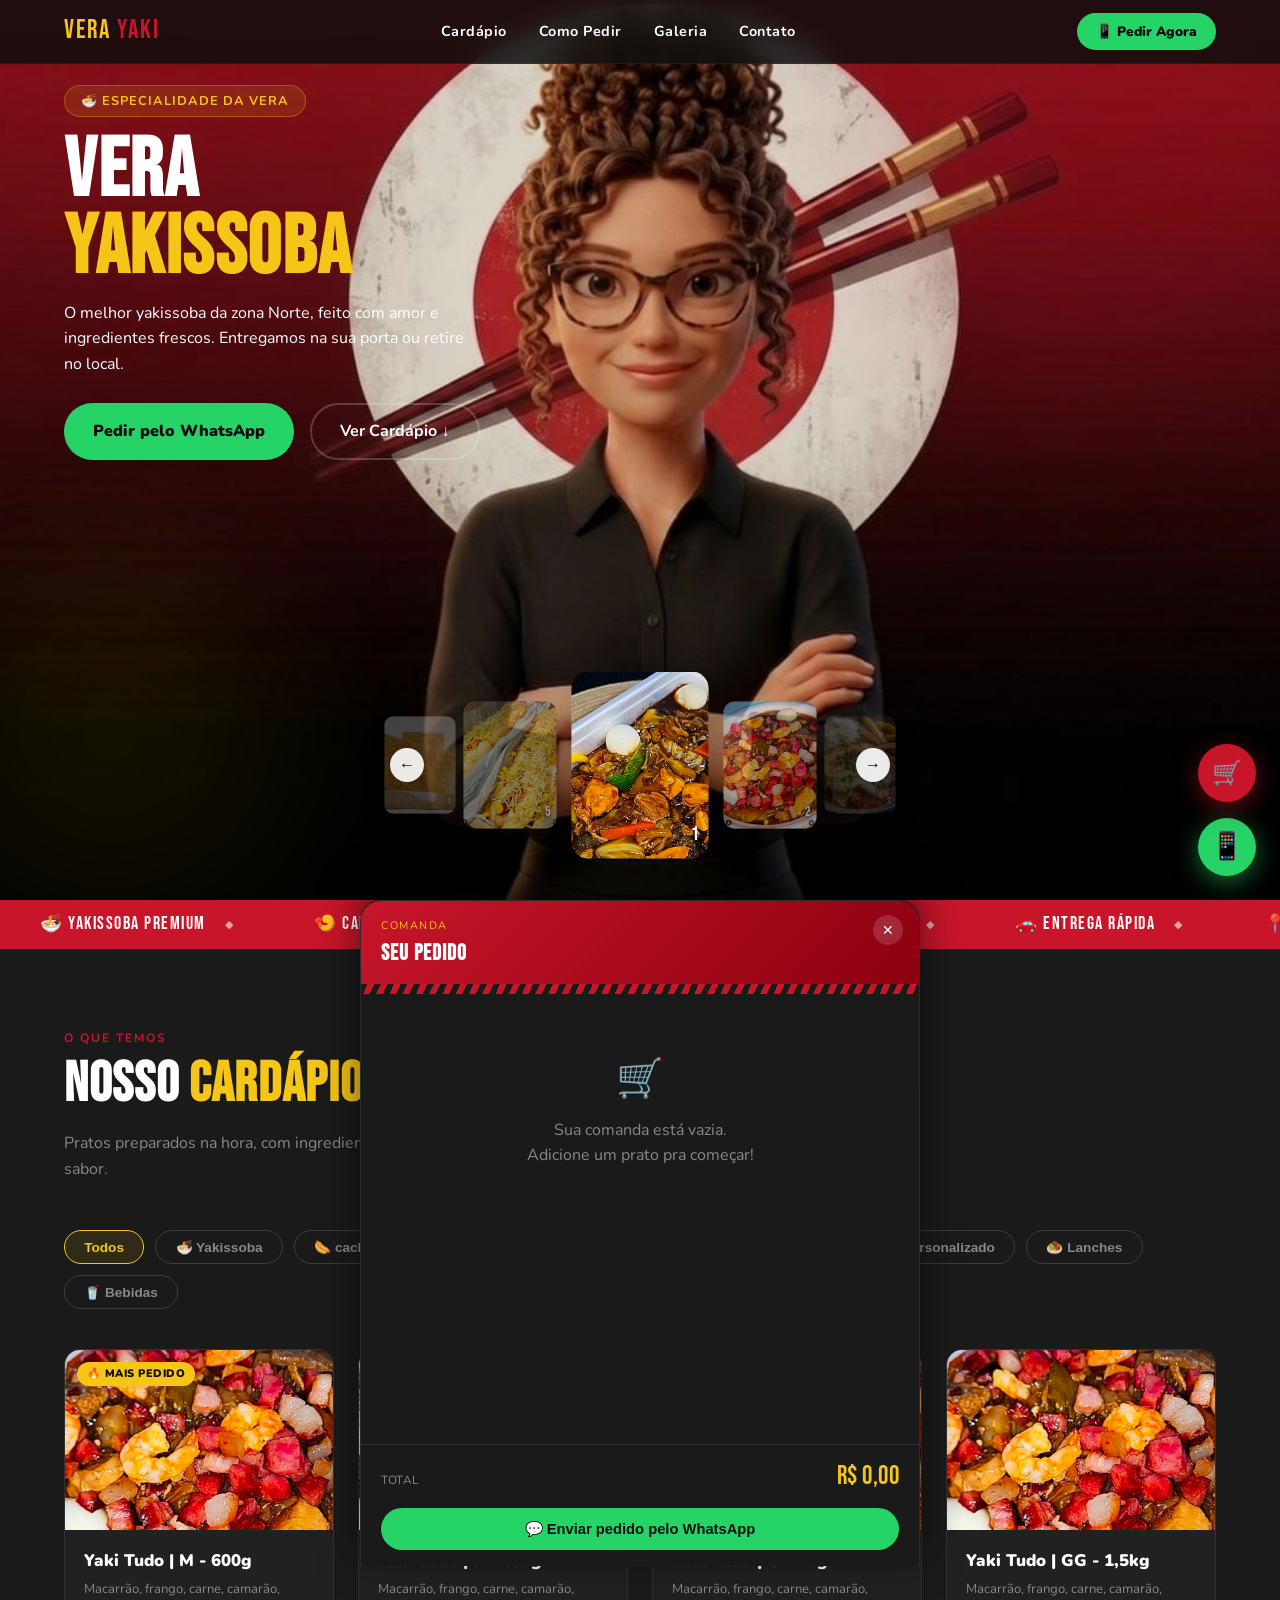
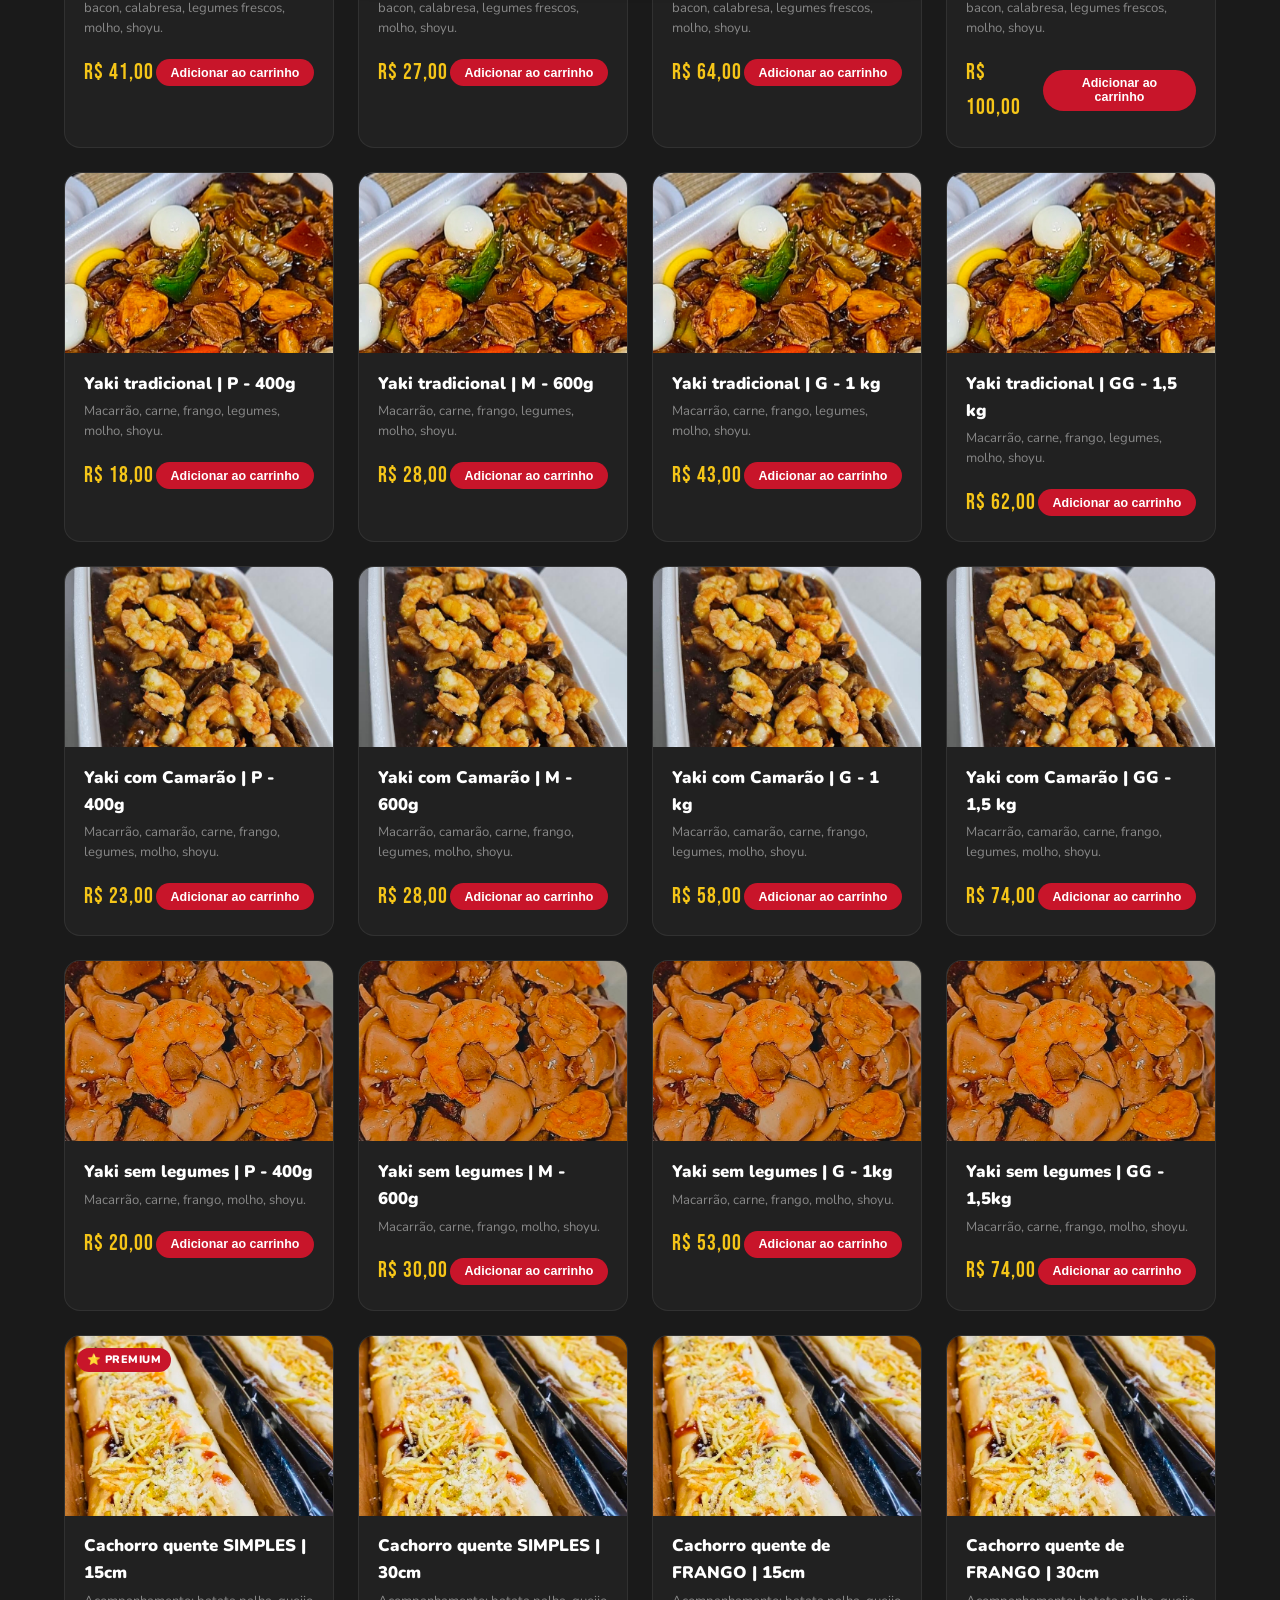
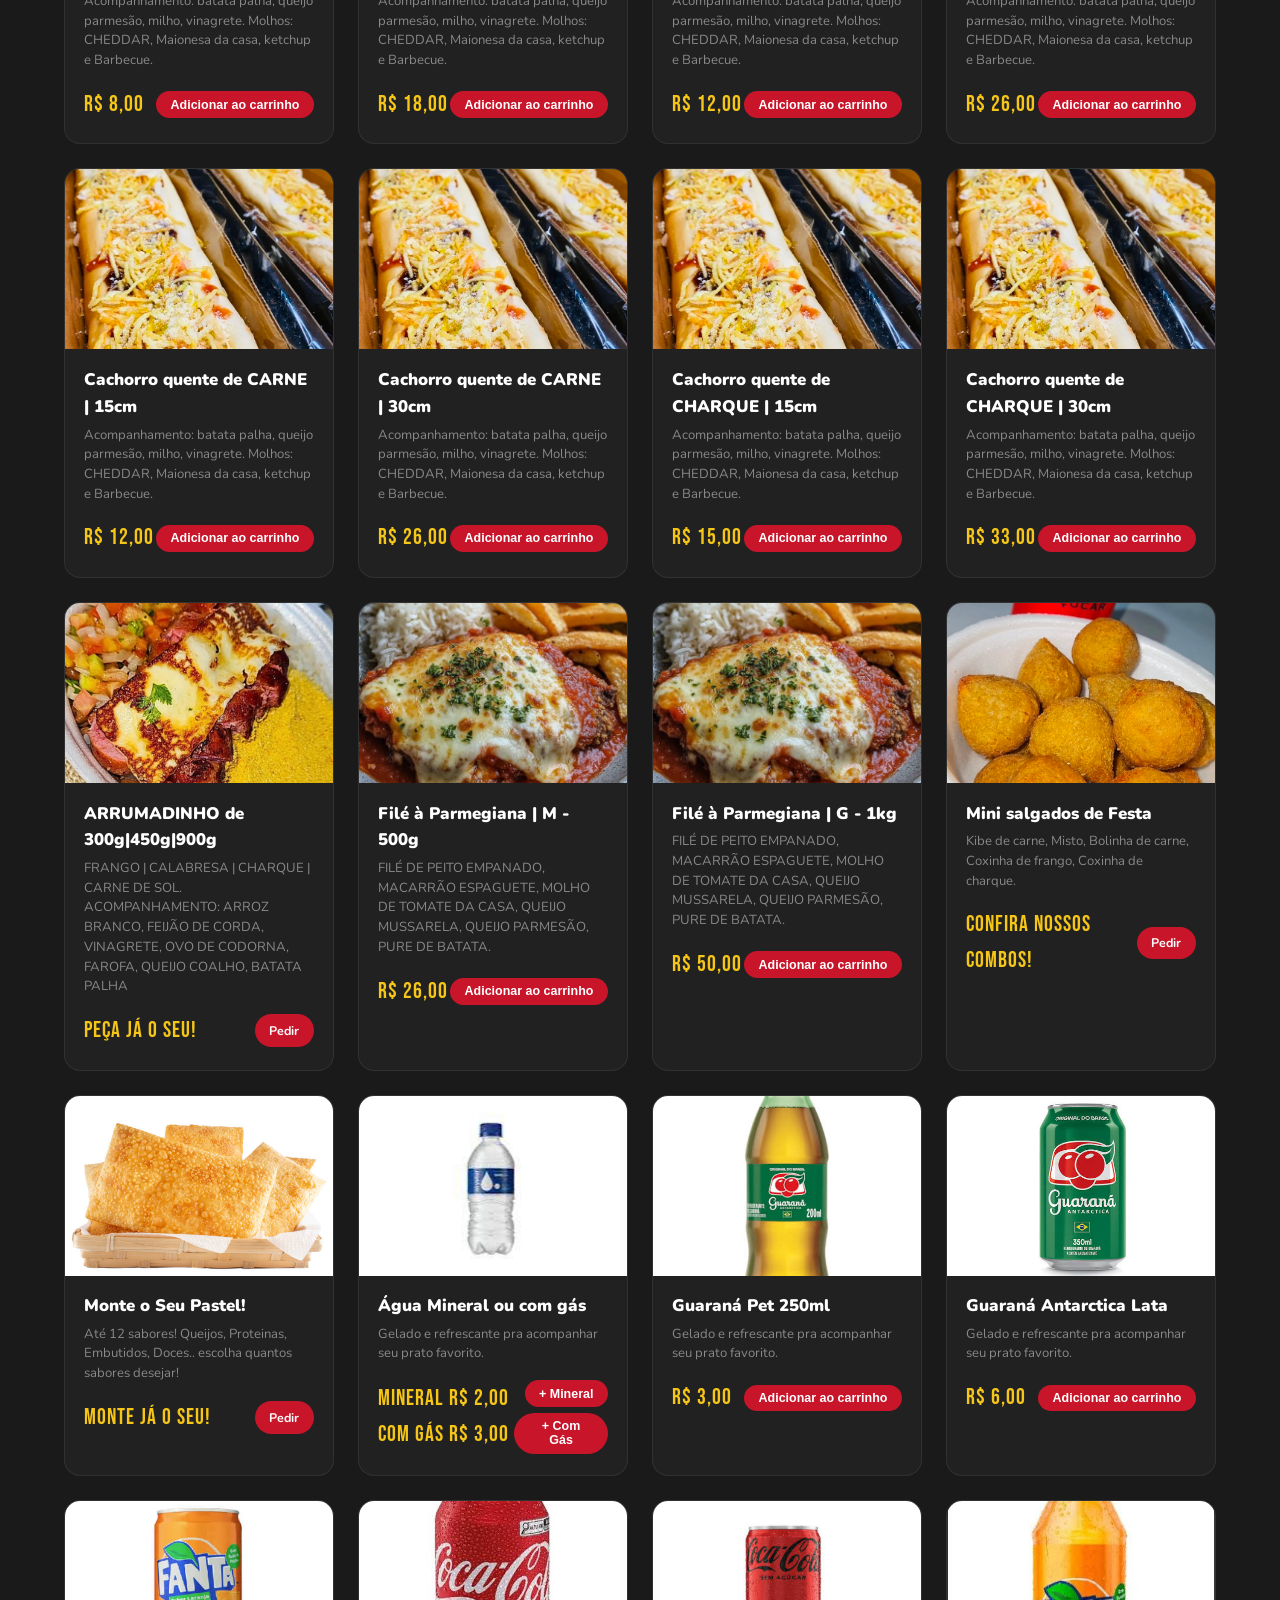
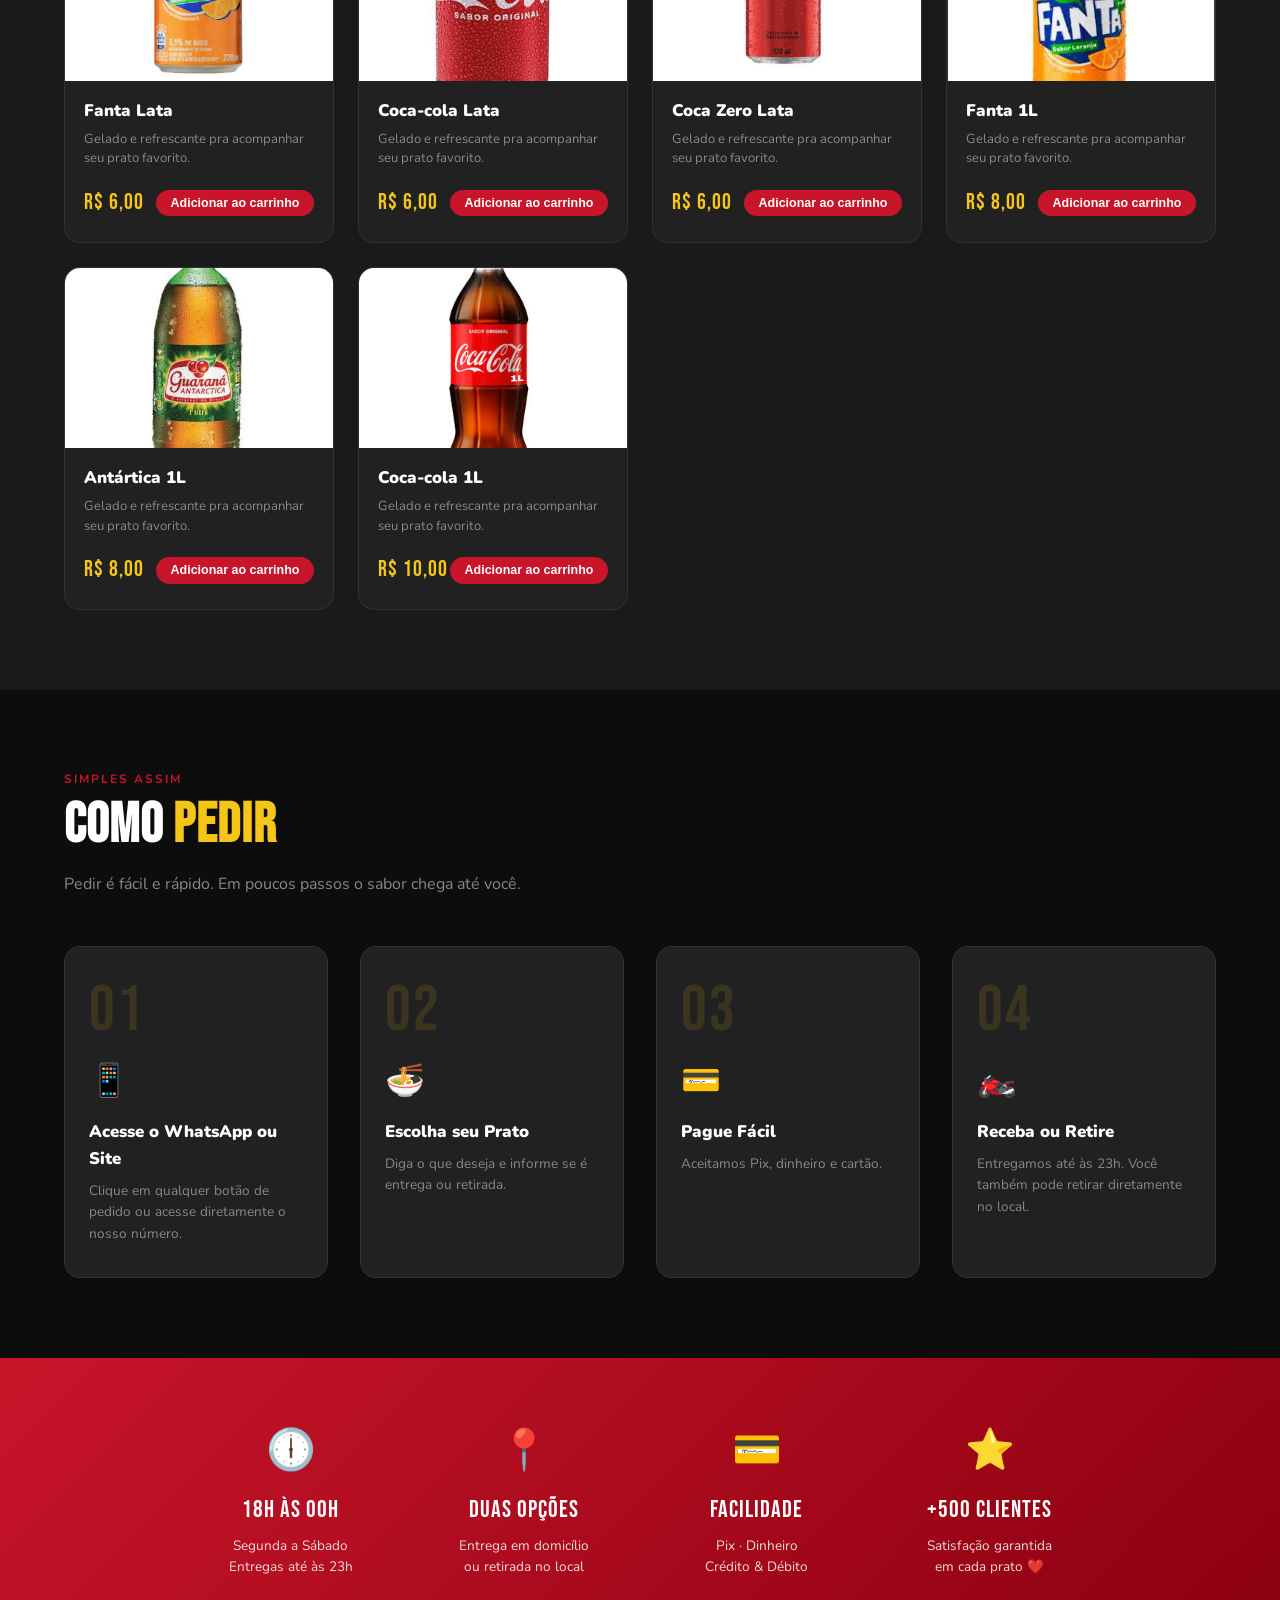
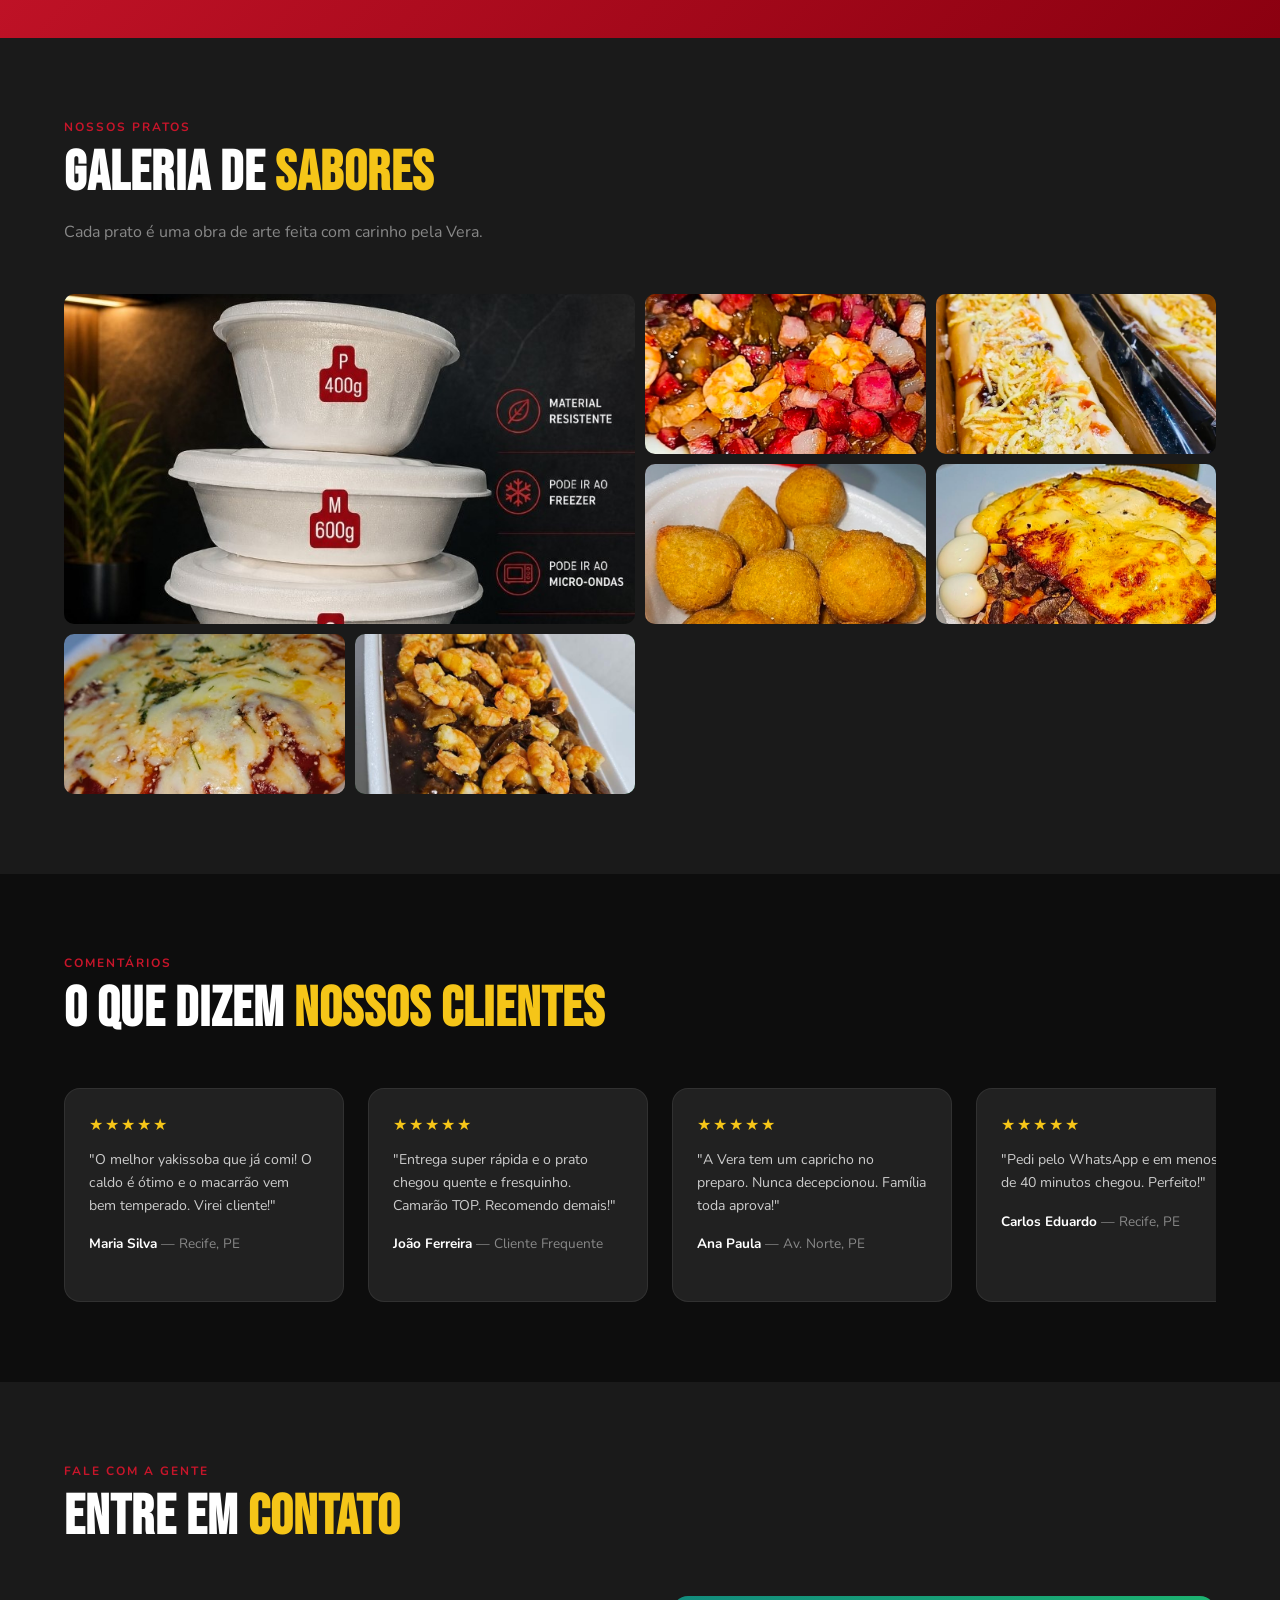
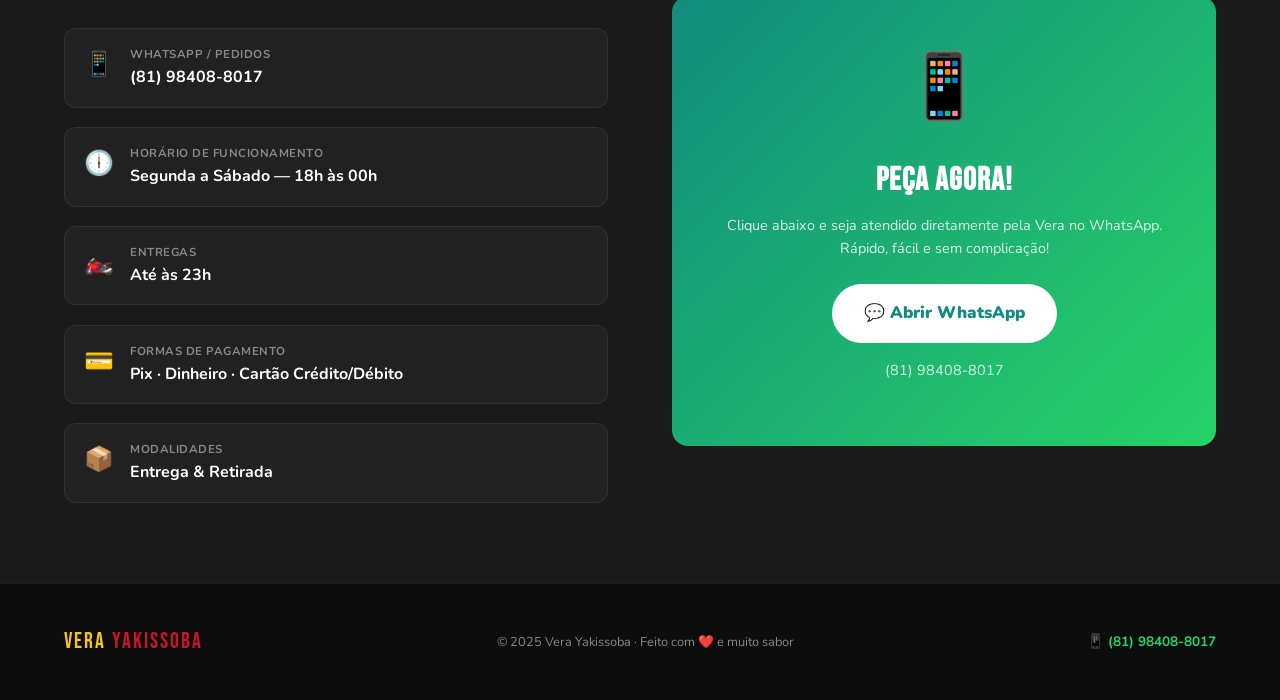
<file: index.html>
<!DOCTYPE html>
<html lang="pt-BR">
  <head>
    <meta charset="UTF-8" />
    <meta name="viewport" content="width=device-width, initial-scale=1.0"/>
    <link rel="shortcut icon" href="imagens/favicon.ico" type="image/x-icon">
    <title>Vera Yakissoba</title>
    <link rel="preconnect" href="https://fonts.googleapis.com"/>
    <link href="https://fonts.googleapis.com/css2?family=Bebas+Neue&family=Nunito:wght@400;600;700;900&display=swap" rel="stylesheet"/>
    <link rel="stylesheet" href="SITEVERACSS.css">
  </head>
  <body>

      <!-- LOADER -->
      <div id="loader">
        <div class="loader-logo">VERA <span>YAKISSOBA</span></div>
        <div class="loader-bar"><div class="loader-bar-fill"></div></div>
      </div>

      <!-- FLOATING WA -->
      <a class="float-wa" href="https://wa.me/5581984088017" target="_blank" title="Falar no WhatsApp">📱</a>

      <!-- FLOATING CART -->
      <div class="cart-fab-wrap">
        <div class="cart-steam">
          <svg viewBox="0 0 60 60">
            <path class="cart-wisp w1" d="M22 50 C 18 40, 26 36, 22 28 C 18 20, 26 16, 24 8"/>
            <path class="cart-wisp w2" d="M30 50 C 34 40, 26 36, 30 26 C 34 16, 26 12, 30 4"/>
            <path class="cart-wisp w3" d="M38 50 C 42 40, 34 36, 38 28 C 42 20, 34 16, 36 8"/>
          </svg>
        </div>
        <button class="cart-fab" id="cartFabBtn" aria-label="Abrir carrinho">
          🛒
          <span class="cart-badge" id="cartBadge">0</span>
        </button>
      </div>

      <!-- CART OVERLAY + PANEL -->
      <div class="cart-overlay" id="cartOverlay"></div>
      <div class="cart-panel" id="cartPanel">
        <div class="cart-panel-head">
          <span class="cart-eyebrow">Comanda</span>
          <h3>Seu pedido</h3>
          <button class="cart-close" id="cartCloseBtn" aria-label="Fechar">✕</button>
        </div>
        <div class="cart-tear"></div>
        <div class="cart-panel-body" id="cartPanelBody"></div>
        <div class="cart-panel-footer">
          <div class="cart-total-row">
            <span class="cart-total-label">Total</span>
            <span class="cart-total-val" id="cartTotalVal">R$ 0,00</span>
          </div>
          <div class="cart-error-msg" id="cartErrorMsg"></div>
          <button class="cart-finish-btn" id="cartFinishBtn">💬 Enviar pedido pelo WhatsApp</button>
        </div>
      </div>

      <!-- NAV -->
      <nav id="nav">
          <div class="nav-brand">VERA <span>YAKI</span></div>
          <ul class="nav-links" id="navLinks">
            <li><a href="#menu">Cardápio</a></li>
            <li><a href="#como-pedir">Como Pedir</a></li>
            <li><a href="#galeria">Galeria</a></li>
            <li><a href="#contato">Contato</a></li>
          </ul>
        <a class="nav-cta" href="https://wa.me/5581984088017" target="_blank">
        📱 Pedir Agora
        </a>
        <div class="nav-hamburger" id="hamburger" onclick="toggleMenu()">
          <span></span><span></span><span></span>
        </div>
      </nav>

    <!-- HERO -->
<!-- HERO -->
    <section id="hero">
      <div class="hero-bg"></div>
      <div class="orb orb1"></div>
      <div class="orb orb2"></div>

      <div class="hero-inner">
        <div class="hero-text">
          <div class="hero-eyebrow">🍜 Especialidade da Vera</div>
          <h1 class="hero-title">
            <span class="line1">VERA</span>
            <span class="line2">YAKISSOBA</span>
          </h1>
          <p class="hero-sub">O melhor yakissoba da zona Norte, feito com amor e ingredientes frescos. Entregamos na sua porta ou retire no local.</p>
          <div class="hero-actions">
            <a class="btn-primary" href="https://wa.me/5581984088017" target="_blank">Pedir pelo WhatsApp</a>
            <a class="btn-secondary" href="#menu">Ver Cardápio ↓</a>
          </div>
        </div>
      </div>

      <!-- Carrossel circular flutuante, sobre a boneca do fundo -->
      <!-- Carrossel coverflow flutuante sobre a imagem de fundo -->
      <div class="food-carousel">
        <button class="food-nav food-prev" aria-label="Anterior">←</button>

        <div class="food-track" id="foodTrack">
          <div class="food-item"><img src="imagens/yakitradi.jpeg" alt="Tradicional"><span class="food-item-num">1</span></div>
          <div class="food-item"><img src="imagens/yakitudo.jpeg" alt="Frango"><span class="food-item-num">2</span></div>
          <div class="food-item"><img src="imagens/aparmegiana.jpg" alt="Especial"><span class="food-item-num">3</span></div>
          <div class="food-item"><img src="imagens/pastel.jpg" alt="Camarão"><span class="food-item-num">4</span></div>
          <div class="food-item"><img src="imagens/hotdog.jpeg" alt="Carne"><span class="food-item-num">5</span></div>
        </div>

        <button class="food-nav food-next" aria-label="Próximo">→</button>
      </div>
    </section>

      <!-- TICKER --> 
    <div class="ticker-wrap">
      <div class="ticker-track" id="tickerTrack">
        <span>🍜 Yakissoba Premium</span>
        <span>🍤 Camarão Fresco</span>
        <span>🥟 Pastel</span>
        <span>🥩 Filé Aparmegiana</span>
        <span>🚗 Entrega Rápida</span>
        <span>📍 Retirada no Local</span>
        <span>💳 Dinheiro, Pix & Cartão</span>
        <span>⭐ Melhor da zona Norte</span>
        <span>🍜 Yakissoba Premium</span>
        <span>🍤 Camarão Fresco</span>
        <span>🥟 Pastel</span>
        <span>🥩 Filé Aparmegiana</span>
        <span>🏍️ Entrega Rápida</span>
        <span>📍 Retirada no Local</span>
        <span>💳 Dinheiro, Pix & Cartão</span>
        <span>⭐ Melhor da zona Norte</span>
      </div>
    </div>
      <!-- MENU -->
      <section id="menu">
        <div class="section-header reveal">
          <p class="section-label">O que temos</p>
          <h2 class="section-title">Nosso <span>Cardápio</span></h2>
          <p class="section-sub">Pratos preparados na hora, com ingredientes frescos e muito sabor.</p>
        </div>
        <div class="menu-tabs reveal">
          <button class="tab active" onclick="filterMenu('todos', this)">Todos</button>
          <button class="tab" onclick="filterMenu('yaki', this)">🍜 Yakissoba</button>
          <button class="tab" onclick="filterMenu('dog', this)">🌭 cachorro-quente</button>
          <button class="tab" onclick="filterMenu('arrumadinho', this)">🍽️ Arrumadinho</button>
          <button class="tab" onclick="filterMenu('fileaparmegiana', this)">🍛 Filé à Parmegiana</button>
          <button class="tab" onclick="filterMenu('pastel', this)">🥟 Pastel personalizado</button>
          <button class="tab" onclick="filterMenu('lanches', this)">🧆 Lanches</button>
          <button class="tab" onclick="filterMenu('bebidas', this)">🥤 Bebidas</button>
        </div>
        <div class="menu-grid" id="menuGrid">
          <!-- Yakisoba TUDO-->
          <div class="menu-card reveal" data-cat="yaki">
            <span class="menu-card-badge">🔥 Mais Pedido</span>
              <div class="menu-card-img-wrap">
                <img src="imagens/yakitudo.jpeg" alt="Yakisoba">
                <div style="width:100%;height:180px;background:linear-gradient(135deg,#2d1000,#7a3015);display:flex;align-items:center;justify-content:center;font-size:4rem;">🍜</div>
              </div>
            <div class="menu-card-body" >
              <div class="menu-card-title">Yaki Tudo | M - 600g</div>
              <div class="menu-card-desc">Macarrão, frango, carne, camarão, bacon, calabresa, legumes frescos, molho, shoyu.</div>
                <div class="menu-card-footer">
                  <span class="menu-card-price">R$ 41,00</span>
                  <button class="btn-add-cart" data-name="Yaki Tudo M" data-price="41.00">Adicionar ao carrinho</button>
                </div>
            </div>
          </div>

          <div class="menu-card reveal" data-cat="yaki">           
              <div class="menu-card-img-wrap">
                <img src="imagens/yakitudo.jpeg" alt="Yakisoba">
                <div style="width:100%;height:180px;background:linear-gradient(135deg,#2d1000,#7a3015);display:flex;align-items:center;justify-content:center;font-size:4rem;">🍜</div>
              </div>
            <div class="menu-card-body" >
              <div class="menu-card-title">Yaki Tudo | P - 400g</div>
              <div class="menu-card-desc">Macarrão, frango, carne, camarão, bacon, calabresa, legumes frescos, molho, shoyu.</div>
                <div class="menu-card-footer">
                  <span class="menu-card-price">R$ 27,00</span>
                  <button class="btn-add-cart" data-name="Yaki Tudo P" data-price="27.00">Adicionar ao carrinho</button>
                </div>
            </div>
          </div>

          <div class="menu-card reveal" data-cat="yaki">
              <div class="menu-card-img-wrap">
                <img src="imagens/yakitudo.jpeg" alt="Yakisoba">
                <div style="width:100%;height:180px;background:linear-gradient(135deg,#2d1000,#7a3015);display:flex;align-items:center;justify-content:center;font-size:4rem;">🍜</div>
              </div>
            <div class="menu-card-body" >
              <div class="menu-card-title">Yaki Tudo | G - 1kg</div>
              <div class="menu-card-desc">Macarrão, frango, carne, camarão, bacon, calabresa, legumes frescos, molho, shoyu.</div>
                <div class="menu-card-footer">
                  <span class="menu-card-price">R$ 64,00</span>
                  <button class="btn-add-cart" data-name="Yaki Tudo G" data-price="64.00">Adicionar ao carrinho</button>
                </div>
            </div>
          </div>

          <div class="menu-card reveal" data-cat="yaki">            
              <div class="menu-card-img-wrap">
                <img src="imagens/yakitudo.jpeg" alt="Yakisoba">
                <div style="width:100%;height:180px;background:linear-gradient(135deg,#2d1000,#7a3015);display:flex;align-items:center;justify-content:center;font-size:4rem;">🍜</div>
              </div>
        
            <div class="menu-card-body" >
              <div class="menu-card-title">Yaki Tudo | GG - 1,5kg</div>
              <div class="menu-card-desc">Macarrão, frango, carne, camarão, bacon, calabresa, legumes frescos, molho, shoyu.</div>
                <div class="menu-card-footer">
                  <span class="menu-card-price">R$ 100,00</span>
                  <button class="btn-add-cart" data-name="Yaki Tudo GG" data-price="100.00">Adicionar ao carrinho</button>
                </div>
            </div>
          </div>


          <!--Yakisoba tradicional-->
          <div class="menu-card reveal" data-cat="yaki">
            <div class="menu-card-img-wrap">
              <img src="imagens/yakitradi.jpeg" alt="tradicional">
              <div style="width:100%;height:180px;background:linear-gradient(135deg,#1a0800,#5a2010);display:flex;align-items:center;justify-content:center;font-size:4rem;">🍜</div>
            </div>
            <div class="menu-card-body">
              <div class="menu-card-title">Yaki tradicional | P - 400g</div>
              <div class="menu-card-desc">Macarrão, carne, frango, legumes, molho, shoyu.</div>
              <div class="menu-card-footer">
                <span class="menu-card-price">R$ 18,00</span>
                <button class="btn-add-cart" data-name="Yaki Tradicional P" data-price="18.00">Adicionar ao carrinho</button>
              </div>
            </div>
          </div>

          <div class="menu-card reveal" data-cat="yaki">
            <div class="menu-card-img-wrap">
              <img src="imagens/yakitradi.jpeg" alt="tradicional">
              <div style="width:100%;height:180px;background:linear-gradient(135deg,#1a0800,#5a2010);display:flex;align-items:center;justify-content:center;font-size:4rem;">🍜</div>
            </div>
            <div class="menu-card-body">
              <div class="menu-card-title">Yaki tradicional | M - 600g</div>
              <div class="menu-card-desc">Macarrão, carne, frango, legumes, molho, shoyu.</div>
              <div class="menu-card-footer">
                <span class="menu-card-price">R$ 28,00</span>
                <button class="btn-add-cart" data-name="Yaki Tradicional M" data-price="28.00">Adicionar ao carrinho</button>
              </div>
            </div>
          </div>

          <div class="menu-card reveal" data-cat="yaki">
            <div class="menu-card-img-wrap">
              <img src="imagens/yakitradi.jpeg" alt="tradicional">
              <div style="width:100%;height:180px;background:linear-gradient(135deg,#1a0800,#5a2010);display:flex;align-items:center;justify-content:center;font-size:4rem;">🍜</div>
            </div>
            <div class="menu-card-body">
              <div class="menu-card-title">Yaki tradicional | G - 1 kg</div>
              <div class="menu-card-desc">Macarrão, carne, frango, legumes, molho, shoyu.</div>
              <div class="menu-card-footer">
                <span class="menu-card-price">R$ 43,00</span>
                <button class="btn-add-cart" data-name="Yaki Tradicional G" data-price="43.00">Adicionar ao carrinho</button>
              </div>
            </div>
          </div>

          <div class="menu-card reveal" data-cat="yaki">
            <div class="menu-card-img-wrap">
              <img src="imagens/yakitradi.jpeg" alt="tradicional">
              <div style="width:100%;height:180px;background:linear-gradient(135deg,#1a0800,#5a2010);display:flex;align-items:center;justify-content:center;font-size:4rem;">🍜</div>
            </div>
            <div class="menu-card-body">
              <div class="menu-card-title">Yaki tradicional | GG - 1,5 kg</div>
              <div class="menu-card-desc">Macarrão, carne, frango, legumes, molho, shoyu.</div>
              <div class="menu-card-footer">
                <span class="menu-card-price">R$ 62,00</span>
                <button class="btn-add-cart" data-name="Yaki Tradicional GG" data-price="62.00">Adicionar ao carrinho</button>
              </div>
            </div>
          </div>


          <!--YAKI COM CAMARÃO-->
        <div class="menu-card reveal" data-cat="yaki">
          <div class="menu-card-img-wrap">
            <img src="imagens/YAKISOBAVERA.jpeg" alt="camarão">
              <div style="width:100%;height:180px;background:linear-gradient(135deg,#1a0800,#5a2010);display:flex;align-items:center;justify-content:center;font-size:4rem;">🍜</div>
          </div>
          <div class="menu-card-body">
            <div class="menu-card-title">Yaki com Camarão | P - 400g</div>
            <div class="menu-card-desc">Macarrão, camarão, carne, frango, legumes, molho, shoyu.</div>
            <div class="menu-card-footer">
              <span class="menu-card-price">R$ 23,00</span>
              <button class="btn-add-cart" data-name="Yaki com Camarão P" data-price="23.00">Adicionar ao carrinho</button>
            </div>
          </div>
        </div>


        <div class="menu-card reveal" data-cat="yaki">
          <div class="menu-card-img-wrap">
            <img src="imagens/YAKISOBAVERA.jpeg" alt="camarão">
              <div style="width:100%;height:180px;background:linear-gradient(135deg,#1a0800,#5a2010);display:flex;align-items:center;justify-content:center;font-size:4rem;">🍜</div>
          </div>
          <div class="menu-card-body">
            <div class="menu-card-title">Yaki com Camarão | M - 600g</div>
            <div class="menu-card-desc">Macarrão, camarão, carne, frango, legumes, molho, shoyu.</div>
            <div class="menu-card-footer">
              <span class="menu-card-price">R$ 28,00</span>
              <button class="btn-add-cart" data-name="Yaki com Camarão M" data-price="28.00">Adicionar ao carrinho</button>
            </div>
          </div>
        </div>


        <div class="menu-card reveal" data-cat="yaki">
          <div class="menu-card-img-wrap">
            <img src="imagens/YAKISOBAVERA.jpeg" alt="camarão">
              <div style="width:100%;height:180px;background:linear-gradient(135deg,#1a0800,#5a2010);display:flex;align-items:center;justify-content:center;font-size:4rem;">🍜</div>
          </div>
          <div class="menu-card-body">
            <div class="menu-card-title">Yaki com Camarão | G - 1 kg</div>
            <div class="menu-card-desc">Macarrão, camarão, carne, frango, legumes, molho, shoyu.</div>
            <div class="menu-card-footer">
              <span class="menu-card-price">R$ 58,00</span>
              <button class="btn-add-cart" data-name="Yaki com Camarão G" data-price="58.00">Adicionar ao carrinho</button>
            </div>
          </div>
        </div>


        <div class="menu-card reveal" data-cat="yaki">
          <div class="menu-card-img-wrap">
            <img src="imagens/YAKISOBAVERA.jpeg" alt="camarão">
              <div style="width:100%;height:180px;background:linear-gradient(135deg,#1a0800,#5a2010);display:flex;align-items:center;justify-content:center;font-size:4rem;">🍜</div>
          </div>
          <div class="menu-card-body">
            <div class="menu-card-title">Yaki com Camarão | GG - 1,5 kg</div>
            <div class="menu-card-desc">Macarrão, camarão, carne, frango, legumes, molho, shoyu.</div>
            <div class="menu-card-footer">
              <span class="menu-card-price">R$ 74,00</span>
              <button class="btn-add-cart" data-name="Yaki com Camarão GG" data-price="74.00">Adicionar ao carrinho</button>
            </div>
          </div>
        </div>


          <!--YAKI SEM LEGUMES-->
        <div class="menu-card reveal" data-cat="yaki">
          <div class="menu-card-img-wrap">
            <img src="imagens/YAKISEMLEGUMES.jpeg" alt="sem legumes">
            <div style="width:100%;height:180px;background:linear-gradient(135deg,#1a0800,#5a2010);display:flex;align-items:center;justify-content:center;font-size:4rem;">🍜</div>
          </div>
          <div class="menu-card-body">
            <div class="menu-card-title">Yaki sem legumes | P - 400g</div>
            <div class="menu-card-desc">Macarrão, carne, frango, molho, shoyu.</div>
            <div class="menu-card-footer">
              <span class="menu-card-price">R$ 20,00</span>
              <button class="btn-add-cart" data-name="Yaki sem Legumes P" data-price="20.00">Adicionar ao carrinho</button>
            </div>
          </div>
        </div>

        <div class="menu-card reveal" data-cat="yaki">
          <div class="menu-card-img-wrap">
            <img src="imagens/YAKISEMLEGUMES.jpeg" alt="sem legumes">
            <div style="width:100%;height:180px;background:linear-gradient(135deg,#1a0800,#5a2010);display:flex;align-items:center;justify-content:center;font-size:4rem;">🍜</div>
          </div>
          <div class="menu-card-body">
            <div class="menu-card-title">Yaki sem legumes | M - 600g</div>
            <div class="menu-card-desc">Macarrão, carne, frango, molho, shoyu.</div>
            <div class="menu-card-footer">
              <span class="menu-card-price">R$ 30,00</span>
              <button class="btn-add-cart" data-name="Yaki sem Legumes M" data-price="30.00">Adicionar ao carrinho</button>
            </div>
          </div>
        </div>

        <div class="menu-card reveal" data-cat="yaki">
          <div class="menu-card-img-wrap">
            <img src="imagens/YAKISEMLEGUMES.jpeg" alt="sem legumes">
            <div style="width:100%;height:180px;background:linear-gradient(135deg,#1a0800,#5a2010);display:flex;align-items:center;justify-content:center;font-size:4rem;">🍜</div>
          </div>
          <div class="menu-card-body">
            <div class="menu-card-title">Yaki sem legumes | G - 1kg</div>
            <div class="menu-card-desc">Macarrão, carne, frango, molho, shoyu.</div>
            <div class="menu-card-footer">
              <span class="menu-card-price">R$ 53,00</span>
              <button class="btn-add-cart" data-name="Yaki sem Legumes G" data-price="53.00">Adicionar ao carrinho</button>
            </div>
          </div>
        </div>

        <div class="menu-card reveal" data-cat="yaki">
          <div class="menu-card-img-wrap">
            <img src="imagens/YAKISEMLEGUMES.jpeg" alt="sem legumes">
            <div style="width:100%;height:180px;background:linear-gradient(135deg,#1a0800,#5a2010);display:flex;align-items:center;justify-content:center;font-size:4rem;">🍜</div>
          </div>
          <div class="menu-card-body">
            <div class="menu-card-title">Yaki sem legumes | GG - 1,5kg</div>
            <div class="menu-card-desc">Macarrão, carne, frango, molho, shoyu.</div>
            <div class="menu-card-footer">
              <span class="menu-card-price">R$ 74,00</span>
              <button class="btn-add-cart" data-name="Yaki sem Legumes GG" data-price="74.00">Adicionar ao carrinho</button>
            </div>
          </div>
        </div>

          <!--HOTDOG-->
        <div class="menu-card reveal" data-cat="dog">
          <span class="menu-card-badge" style="background:var(--red);color:var(--white);">⭐ Premium</span>
          <div class="menu-card-img-wrap">
            <img src="imagens/VERADOG.jpeg" alt="cachorroquente">
              <div style="width:100%;height:180px;background:linear-gradient(135deg,#1a1000,#5a4000);display:flex;align-items:center;justify-content:center;font-size:4rem;">🌭</div>
          </div>
          <div class="menu-card-body">
            <div class="menu-card-title">Cachorro quente SIMPLES | 15cm </div>
            <div class="menu-card-desc">Acompanhamento: batata palha, queijo parmesão, milho, vinagrete. Molhos: CHEDDAR, Maionesa da casa, ketchup e Barbecue.</div>
            <div class="menu-card-footer">
              <span class="menu-card-price">R$ 8,00</span>
              <button class="btn-add-cart" data-name="Cachorro-quente (15cm)" data-price="8.00">Adicionar ao carrinho</button>
            </div>
          </div>
        </div>

        <div class="menu-card reveal" data-cat="dog">
          <div class="menu-card-img-wrap">
            <img src="imagens/VERADOG.jpeg" alt="cachorroquente">
              <div style="width:100%;height:180px;background:linear-gradient(135deg,#1a1000,#5a4000);display:flex;align-items:center;justify-content:center;font-size:4rem;">🌭</div>
          </div>
          <div class="menu-card-body">
            <div class="menu-card-title">Cachorro quente SIMPLES | 30cm </div>
            <div class="menu-card-desc">Acompanhamento: batata palha, queijo parmesão, milho, vinagrete. Molhos: CHEDDAR, Maionesa da casa, ketchup e Barbecue.</div>
            <div class="menu-card-footer">
              <span class="menu-card-price">R$ 18,00</span>
              <button class="btn-add-cart" data-name="Cachorro-quente (30cm)" data-price="18.00">Adicionar ao carrinho</button>
            </div>
          </div>
        </div>

        <div class="menu-card reveal" data-cat="dog">
          <div class="menu-card-img-wrap">
            <img src="imagens/VERADOG.jpeg" alt="cachorroquente">
              <div style="width:100%;height:180px;background:linear-gradient(135deg,#1a1000,#5a4000);display:flex;align-items:center;justify-content:center;font-size:4rem;">🌭</div>
          </div>
          <div class="menu-card-body">
            <div class="menu-card-title">Cachorro quente de FRANGO | 15cm </div>
            <div class="menu-card-desc">Acompanhamento: batata palha, queijo parmesão, milho, vinagrete. Molhos: CHEDDAR, Maionesa da casa, ketchup e Barbecue.</div>
            <div class="menu-card-footer">
              <span class="menu-card-price">R$ 12,00</span>
              <button class="btn-add-cart" data-name="Cachorro-quente de FRANGO (15cm)" data-price="12.00">Adicionar ao carrinho</button>
            </div>
          </div>
        </div>

        <div class="menu-card reveal" data-cat="dog">
          <div class="menu-card-img-wrap">
            <img src="imagens/VERADOG.jpeg" alt="cachorroquente">
              <div style="width:100%;height:180px;background:linear-gradient(135deg,#1a1000,#5a4000);display:flex;align-items:center;justify-content:center;font-size:4rem;">🌭</div>
          </div>
          <div class="menu-card-body">
            <div class="menu-card-title">Cachorro quente de FRANGO | 30cm </div>
            <div class="menu-card-desc">Acompanhamento: batata palha, queijo parmesão, milho, vinagrete. Molhos: CHEDDAR, Maionesa da casa, ketchup e Barbecue.</div>
            <div class="menu-card-footer">
              <span class="menu-card-price">R$ 26,00</span>
              <button class="btn-add-cart" data-name="Cachorro-quente de FRANGO (30cm)" data-price="26.00">Adicionar ao carrinho</button>
            </div>
          </div>
        </div>

        <div class="menu-card reveal" data-cat="dog">
          <div class="menu-card-img-wrap">
            <img src="imagens/VERADOG.jpeg" alt="cachorroquente">
              <div style="width:100%;height:180px;background:linear-gradient(135deg,#1a1000,#5a4000);display:flex;align-items:center;justify-content:center;font-size:4rem;">🌭</div>
          </div>
          <div class="menu-card-body">
            <div class="menu-card-title">Cachorro quente de CARNE | 15cm </div>
            <div class="menu-card-desc">Acompanhamento: batata palha, queijo parmesão, milho, vinagrete. Molhos: CHEDDAR, Maionesa da casa, ketchup e Barbecue.</div>
            <div class="menu-card-footer">
              <span class="menu-card-price">R$ 12,00</span>
              <button class="btn-add-cart" data-name="Cachorro-quente de CARNE (15cm)" data-price="12.00">Adicionar ao carrinho</button>
            </div>
          </div>
        </div>

        <div class="menu-card reveal" data-cat="dog">
          <div class="menu-card-img-wrap">
            <img src="imagens/VERADOG.jpeg" alt="cachorroquente">
              <div style="width:100%;height:180px;background:linear-gradient(135deg,#1a1000,#5a4000);display:flex;align-items:center;justify-content:center;font-size:4rem;">🌭</div>
          </div>
          <div class="menu-card-body">
            <div class="menu-card-title">Cachorro quente de CARNE | 30cm </div>
            <div class="menu-card-desc">Acompanhamento: batata palha, queijo parmesão, milho, vinagrete. Molhos: CHEDDAR, Maionesa da casa, ketchup e Barbecue.</div>
            <div class="menu-card-footer">
              <span class="menu-card-price">R$ 26,00</span>
              <button class="btn-add-cart" data-name="Cachorro-quente de CARNE (30cm)" data-price="26.00">Adicionar ao carrinho</button>
            </div>
          </div>
        </div>

        <div class="menu-card reveal" data-cat="dog">
          <div class="menu-card-img-wrap">
            <img src="imagens/VERADOG.jpeg" alt="cachorroquente">
              <div style="width:100%;height:180px;background:linear-gradient(135deg,#1a1000,#5a4000);display:flex;align-items:center;justify-content:center;font-size:4rem;">🌭</div>
          </div>
          <div class="menu-card-body">
            <div class="menu-card-title">Cachorro quente de CHARQUE | 15cm </div>
            <div class="menu-card-desc">Acompanhamento: batata palha, queijo parmesão, milho, vinagrete. Molhos: CHEDDAR, Maionesa da casa, ketchup e Barbecue.</div>
            <div class="menu-card-footer">
              <span class="menu-card-price">R$ 15,00</span>
              <button class="btn-add-cart" data-name="Cachorro-quente de CHARQUE (15cm)" data-price="15.00">Adicionar ao carrinho</button>
            </div>
          </div>
        </div>

        <div class="menu-card reveal" data-cat="dog">
          <div class="menu-card-img-wrap">
            <img src="imagens/VERADOG.jpeg" alt="cachorroquente">
              <div style="width:100%;height:180px;background:linear-gradient(135deg,#1a1000,#5a4000);display:flex;align-items:center;justify-content:center;font-size:4rem;">🌭</div>
          </div>
          <div class="menu-card-body">
            <div class="menu-card-title">Cachorro quente de CHARQUE | 30cm </div>
            <div class="menu-card-desc">Acompanhamento: batata palha, queijo parmesão, milho, vinagrete. Molhos: CHEDDAR, Maionesa da casa, ketchup e Barbecue.</div>
            <div class="menu-card-footer">
              <span class="menu-card-price">R$ 33,00</span>
              <button class="btn-add-cart" data-name="Cachorro-quente de CHARQUE (30cm)" data-price="33.00">Adicionar ao carrinho</button>

            </div>
          </div>
        </div>
        

        <div class="menu-card reveal" data-cat="arrumadinho">
          <div class="menu-card-img-wrap">
            <img src="imagens/ARRUMADINHOVERA.jpeg" alt="Yakisoba">
              <div style="width:100%;height:180px;background:linear-gradient(135deg,#2d1000,#7a3015);display:flex;align-items:center;justify-content:center;font-size:4rem;">🍽️</div>
          </div>
            <div class="menu-card-body" >
              <div class="menu-card-title">ARRUMADINHO de 300g|450g|900g</div>
              <div class="menu-card-desc">FRANGO | CALABRESA | CHARQUE | CARNE DE SOL. ACOMPANHAMENTO: ARROZ BRANCO, FEIJÃO DE CORDA, VINAGRETE, OVO DE CODORNA, FAROFA, QUEIJO COALHO, BATATA PALHA</div>
                <div class="menu-card-footer">
                  <span class="menu-card-price">Peça já o seu!</span>
                  <a class="btn-pedido" href="https://wa.me/5581984088017?text=Quero%20pedir%20Arrumadinho!" target="_blank">Pedir</a>
                </div>
            </div>
        </div>



          <div class="menu-card reveal" data-cat="fileaparmegiana">
            <div class="menu-card-img-wrap">
              <img src="imagens/aparmegiana.jpg" alt="aparmegiana">
                <div style="width:100%;height:180px;background:linear-gradient(135deg,#2d1000,#7a3015);display:flex;align-items:center;justify-content:center;font-size:4rem;">🍽️</div>
            </div>
            <div class="menu-card-body" >
              <div class="menu-card-title">Filé à Parmegiana | M - 500g</div>
              <div class="menu-card-desc">FILÉ DE PEITO EMPANADO, MACARRÃO ESPAGUETE, MOLHO DE TOMATE DA CASA, QUEIJO MUSSARELA, QUEIJO   PARMESÃO, PURE DE BATATA.</div>
                <div class="menu-card-footer">
                  <span class="menu-card-price">R$ 26,00</span>
                  <button class="btn-add-cart" data-name="filé à parmegiana M" data-price="26.00">Adicionar ao carrinho</button>
                </div>
            </div>
          </div>

          <div class="menu-card reveal" data-cat="fileaparmegiana">
            <div class="menu-card-img-wrap">
              <img src="imagens/aparmegiana.jpg" alt="aparmegiana">
                <div style="width:100%;height:180px;background:linear-gradient(135deg,#2d1000,#7a3015);display:flex;align-items:center;justify-content:center;font-size:4rem;">🍽️</div>
            </div>
            <div class="menu-card-body" >
              <div class="menu-card-title">Filé à Parmegiana | G - 1kg</div>
              <div class="menu-card-desc">FILÉ DE PEITO EMPANADO, MACARRÃO ESPAGUETE, MOLHO DE TOMATE DA CASA, QUEIJO MUSSARELA, QUEIJO   PARMESÃO, PURE DE BATATA.</div>
                <div class="menu-card-footer">
                  <span class="menu-card-price">R$ 50,00</span>
                  <button class="btn-add-cart" data-name="filé à parmegiana G" data-price="50.00">Adicionar ao carrinho</button>
                </div>
            </div>
          </div>

          <!--COXINHAS-->
        <div class="menu-card reveal" data-cat="lanches">
          <div class="menu-card-img-wrap">
            <img src="imagens/VERACOXINHAS.jpeg" alt="coxinhas">
              <div style="width:100%;height:180px;background:linear-gradient(135deg,#001a10,#005030);display:flex;align-items:center;justify-content:center;font-size:4rem;">🧆</div>
          </div>
          <div class="menu-card-body">
            <div class="menu-card-title">Mini salgados de Festa</div>
            <div class="menu-card-desc">Kibe de carne, Misto, Bolinha de carne, Coxinha de frango, Coxinha de charque.</div>
            <div class="menu-card-footer">
              <span class="menu-card-price">Confira nossos Combos!</span>
              <a class="btn-pedido" href="https://wa.me/5581984088017?text=Quero%20pedir%20Coxinhas!" target="_blank">Pedir</a>
            </div>
          </div>
        </div>

          <!--PASTEL-->
        <div class="menu-card reveal" data-cat="pastel">
          <div class="menu-card-img-wrap">
            <img src="imagens/pastel.jpg" alt="pastel">
              <div style="width:100%;height:180px;background:linear-gradient(135deg,#0a0020,#30106a);display:flex;align-items:center;justify-content:center;font-size:4rem;">🥟</div>
          </div>
          <div class="menu-card-body">
            <div class="menu-card-title">Monte o Seu Pastel!</div>
            <div class="menu-card-desc">Até 12 sabores! Queijos, Proteinas, Embutidos, Doces..  escolha quantos sabores desejar!</div>
            <div class="menu-card-footer">
              <span class="menu-card-price">Monte já o seu!</span>
              <a class="btn-pedido" href="https://wa.me/5581984088017?text=Quero%20pedir%20Pastel!" target="_blank">Pedir</a>
            </div>
          </div>
        </div>

        <!--BEBIDAS-->
        <div class="menu-card reveal" data-cat="bebidas">
          <div class="menu-card-img-wrap">
            <img src="imagens/VERAAGUA.jpg" alt="aguamineral">
              <div style="width:100%;height:180px;background:linear-gradient(135deg,#0a1520,#1a4060);display:flex;align-items:center;justify-content:center;font-size:4rem;">🥤</div>
          </div>
          <div class="menu-card-body">
            <div class="menu-card-title">Água Mineral ou com gás</div>
            <div class="menu-card-desc">Gelado e refrescante pra acompanhar seu prato favorito.</div>
            <div class="menu-card-footer">
              <span class="menu-card-price">Mineral R$ 2,00 com gás R$ 3,00</span>
              <div class="cart-dual-btns"><button class="btn-add-cart" data-name="Água Mineral" data-price="2.00">+ Mineral</button><button class="btn-add-cart" data-name="Água com Gás" data-price="3.00">+ Com Gás</button></div>
            </div>
          </div>
        </div>

        <div class="menu-card reveal" data-cat="bebidas">
          <div class="menu-card-img-wrap">
            <img src="imagens/VERAGUARANA.jpg" alt="guaranapet">
              <div style="width:100%;height:180px;background:linear-gradient(135deg,#0a1520,#1a4060);display:flex;align-items:center;justify-content:center;font-size:4rem;">🥤</div>
          </div>
          <div class="menu-card-body">
            <div class="menu-card-title">Guaraná Pet 250ml</div>
            <div class="menu-card-desc">Gelado e refrescante pra acompanhar seu prato favorito.</div>
            <div class="menu-card-footer">
              <span class="menu-card-price">R$ 3,00</span>
              <button class="btn-add-cart" data-name="Guaraná Pet 250ml" data-price="3.00">Adicionar ao carrinho</button>
            </div>
          </div>
        </div>
        
        <div class="menu-card reveal" data-cat="bebidas">
          <div class="menu-card-img-wrap">
            <img src="imagens/antarticalata.jpg" alt="antarticalata">
              <div style="width:100%;height:180px;background:linear-gradient(135deg,#0a1520,#1a4060);display:flex;align-items:center;justify-content:center;font-size:4rem;">🥤</div>
          </div>
          <div class="menu-card-body">
            <div class="menu-card-title">Guaraná Antarctica Lata</div>
            <div class="menu-card-desc">Gelado e refrescante pra acompanhar seu prato favorito.</div>
            <div class="menu-card-footer">
              <span class="menu-card-price">R$ 6,00</span>
              <button class="btn-add-cart" data-name="Guaraná Antarctica Lata" data-price="6.00">Adicionar ao carrinho</button>
            </div>
          </div>
        </div>

        <div class="menu-card reveal" data-cat="bebidas">
          <div class="menu-card-img-wrap">
            <img src="imagens/fantalataatual.jpg" alt="fantalata">
              <div style="width:100%;height:180px;background:linear-gradient(135deg,#0a1520,#1a4060);display:flex;align-items:center;justify-content:center;font-size:4rem;">🥤</div>
          </div>
          <div class="menu-card-body">
            <div class="menu-card-title">Fanta Lata</div>
            <div class="menu-card-desc">Gelado e refrescante pra acompanhar seu prato favorito.</div>
            <div class="menu-card-footer">
              <span class="menu-card-price">R$ 6,00</span>
              <button class="btn-add-cart" data-name="Fanta Lata" data-price="6.00">Adicionar ao carrinho</button>
            </div>
          </div>
        </div>

        <div class="menu-card reveal" data-cat="bebidas">
          <div class="menu-card-img-wrap">
            <img src="imagens/cocalata.jpg" alt="cocalata">
              <div style="width:100%;height:180px;background:linear-gradient(135deg,#0a1520,#1a4060);display:flex;align-items:center;justify-content:center;font-size:4rem;">🥤</div>
          </div>
          <div class="menu-card-body">
            <div class="menu-card-title">Coca-cola Lata</div>
            <div class="menu-card-desc">Gelado e refrescante pra acompanhar seu prato favorito.</div>
            <div class="menu-card-footer">
              <span class="menu-card-price">R$ 6,00</span>
              <button class="btn-add-cart" data-name="Coca-Cola Lata" data-price="6.00">Adicionar ao carrinho</button>
            </div>
          </div>
        </div>

        <div class="menu-card reveal" data-cat="bebidas">
          <div class="menu-card-img-wrap">
            <img src="imagens/cocalatazero.jpg" alt="cocazero">
              <div style="width:100%;height:180px;background:linear-gradient(135deg,#0a1520,#1a4060);display:flex;align-items:center;justify-content:center;font-size:4rem;">🥤</div>
          </div>
          <div class="menu-card-body">
            <div class="menu-card-title">Coca Zero Lata</div>
            <div class="menu-card-desc">Gelado e refrescante pra acompanhar seu prato favorito.</div>
            <div class="menu-card-footer">
              <span class="menu-card-price">R$ 6,00</span>
              <button class="btn-add-cart" data-name="Coca-Cola Zero Lata" data-price="6.00">Adicionar ao carrinho</button>
            </div>
          </div>
        </div>

        <div class="menu-card reveal" data-cat="bebidas">
          <div class="menu-card-img-wrap">
            <img src="imagens/fanta1l.jpg" alt="fanta1l">
              <div style="width:100%;height:180px;background:linear-gradient(135deg,#0a1520,#1a4060);display:flex;align-items:center;justify-content:center;font-size:4rem;">🥤</div>
          </div>
          <div class="menu-card-body">
            <div class="menu-card-title">Fanta 1L</div>
            <div class="menu-card-desc">Gelado e refrescante pra acompanhar seu prato favorito.</div>
            <div class="menu-card-footer">
              <span class="menu-card-price">R$ 8,00</span>
              <button class="btn-add-cart" data-name="Fanta 1L" data-price="8.00">Adicionar ao carrinho</button>
            </div>
          </div>
        </div>

        <div class="menu-card reveal" data-cat="bebidas">
          <div class="menu-card-img-wrap">
            <img src="imagens/antartica1l.jpg" alt="antartica1L">
              <div style="width:100%;height:180px;background:linear-gradient(135deg,#0a1520,#1a4060);display:flex;align-items:center;justify-content:center;font-size:4rem;">🥤</div>
          </div>
          <div class="menu-card-body">
            <div class="menu-card-title">Antártica 1L</div>
            <div class="menu-card-desc">Gelado e refrescante pra acompanhar seu prato favorito.</div>
            <div class="menu-card-footer">
              <span class="menu-card-price">R$ 8,00</span>
              <button class="btn-add-cart" data-name="Antártica 1L" data-price="8.00">Adicionar ao carrinho</button>
            </div>
          </div>
        </div>

          <div class="menu-card reveal" data-cat="bebidas">
            <div class="menu-card-img-wrap">
              <img src="imagens/coca1l.jpg" alt="coca1l">
                <div style="width:100%;height:180px;background:linear-gradient(135deg,#0a1520,#1a4060);display:flex;align-items:center;justify-content:center;font-size:4rem;">🥤</div>
            </div>
            <div class="menu-card-body">
              <div class="menu-card-title">Coca-cola 1L</div>
              <div class="menu-card-desc">Gelado e refrescante pra acompanhar seu prato favorito.</div>
              <div class="menu-card-footer">
                <span class="menu-card-price">R$ 10,00</span>
                <button class="btn-add-cart" data-name="Coca-Cola 1L" data-price="10.00">Adicionar ao carrinho</button>
              </div>
            </div>
          </div>
        </div>

      </section>

      <!-- COMO PEDIR -->
      <section id="como-pedir">
        <div class="section-header reveal">
          <p class="section-label">Simples assim</p>
          <h2 class="section-title">Como <span>Pedir</span></h2>
          <p class="section-sub">Pedir é fácil e rápido. Em poucos passos o sabor chega até você.</p>
        </div>
        <div class="steps">
          <div class="step reveal">
            <div class="step-num">01</div>
            <div class="step-icon">📱</div>
            <div class="step-title">Acesse o WhatsApp ou Site</div>
            <div class="step-desc">Clique em qualquer botão de pedido ou acesse diretamente o nosso número.</div>
          </div>
          <div class="step reveal">
            <div class="step-num">02</div>
            <div class="step-icon">🍜</div>
            <div class="step-title">Escolha seu Prato</div>
            <div class="step-desc">Diga o que deseja e informe se é entrega ou retirada.</div>
          </div>
          <div class="step reveal">
            <div class="step-num">03</div>
            <div class="step-icon">💳</div>
            <div class="step-title">Pague Fácil</div>
            <div class="step-desc">Aceitamos Pix, dinheiro e cartão.</div>
          </div>
          <div class="step reveal">
            <div class="step-num">04</div>
            <div class="step-icon">🏍️</div>
            <div class="step-title">Receba ou Retire</div>
            <div class="step-desc">Entregamos até às 23h. Você também pode retirar diretamente no local.</div>
          </div>
        </div>
      </section>

      <!-- INFORMAÇÕES -->
      <div class="info-strip">
        <div class="info-strip-grid">
          <div class="info-item reveal">
            <div class="info-item-icon">🕕</div>
            <div class="info-item-title">18h às 00h</div>
            <div class="info-item-text">Segunda a Sábado<br>Entregas até às 23h</div>
          </div>
          <div class="info-item reveal">
            <div class="info-item-icon">📍</div>
            <div class="info-item-title">Duas Opções</div>
            <div class="info-item-text">Entrega em domicílio<br>ou retirada no local</div>
          </div>
          <div class="info-item reveal">
            <div class="info-item-icon">💳</div>
            <div class="info-item-title">Facilidade</div>
            <div class="info-item-text">Pix · Dinheiro<br>Crédito & Débito</div>
          </div>
          <div class="info-item reveal">
            <div class="info-item-icon">⭐</div>
            <div class="info-item-title">+500 Clientes</div>
            <div class="info-item-text">Satisfação garantida<br>em cada prato ❤️</div>
          </div>
        </div>
      </div>

      <!-- GALERIA -->
      <section id="galeria">
        <div class="section-header reveal">
          <p class="section-label">Nossos pratos</p>
          <h2 class="section-title">Galeria de <span>Sabores</span></h2>
          <p class="section-sub">Cada prato é uma obra de arte feita com carinho pela Vera.</p>
        </div>

        <div class="gallery-mosaic">
          <div class="gal-item gal-span2 gal-row2 reveal" onclick="openLightbox( 'embalagemvera.jpeg', 'Embalagens')">
            <div class="gal-placeholder" style="height:100%;background:linear-gradient(135deg,#2d0d0a,#7a2010);"><img src="imagens/embalagemvera.jpeg" alt="embalagem"></div>
          </div>

          <div class="gal-item reveal" onclick="openLightbox('yakitudo.jpeg', 'Yaki tudo')">
            <div class="gal-placeholder" style="height:100%;background:linear-gradient(135deg,#001a10,#005030);"><img src="imagens/yakitudo.jpeg" alt="yakitudo"></div>
          </div>

          <div class="gal-item reveal" onclick="openLightbox('VERADOG.jpeg', 'cachorro-quente')">
            <div class="gal-placeholder" style="height:100%;background:linear-gradient(135deg,#1a1000,#5a3500);"><img src="imagens/VERADOG.jpeg" alt="hotdog"></div>
          </div>

          <div class="gal-item reveal" onclick="openLightbox('VERACOXINHAS.jpeg', 'Coxinhas')">
            <div class="gal-placeholder" style="height:100%;background:linear-gradient(135deg,#200000,#6a1000);"><img src="imagens/VERACOXINHAS.jpeg" alt="coxinhas"></div>
          </div>

          <div class="gal-item reveal" onclick="openLightbox('arrumadinhonovo.jpeg', 'Arrumadinho')">
            <div class="gal-placeholder" style="height:100%;background:linear-gradient(135deg,#001520,#003a50);"><img src="imagens/arrumadinhonovo.jpeg" alt="arrumadinho"></div>
          </div>

          <div class="gal-item reveal" onclick="openLightbox('VERAAPARMEGIANA.jpeg', 'Apamergiana')">
            <div class="gal-placeholder" style="height:100%;background:linear-gradient(135deg,#1a1000,#604020);"><img src="imagens/VERAAPARMEGIANA.jpeg" alt="Aparmegiana"></div>
          </div>

          <div class="gal-item reveal" onclick="openLightbox('YAKISOBAVERA.jpeg', 'Yakisoba')">
            <div class="gal-placeholder" style="height:100%;background:linear-gradient(135deg,#001800,#005020);"><img src="imagens/YAKISOBAVERA.jpeg" alt="yakitradi"></div>
          </div>
          
        </div>
      </section> 

      <!-- CAIXA DE LUZ -->
      <div id="lightbox">
        <button id="lightbox-close" onclick="closeLightbox()">✕</button>
        <div id="lightbox-content" style="font-size:10rem;text-align:center;"></div>
      </div>

      <!-- TESTIMONIALS -->
      <section id="depoimentos">
        <div class="section-header reveal">
          <p class="section-label">Comentários</p>
          <h2 class="section-title">O que dizem <span>nossos clientes</span></h2>
        </div>
        <div class="testi-track-wrap">
          <div class="testi-track" id="testiTrack">
            <!-- set A -->
            <div class="testi-card">
              <div class="testi-stars">★★★★★</div>
              <p class="testi-text">"O melhor yakissoba que já comi! O caldo é ótimo e o macarrão vem bem temperado. Virei cliente!"</p>
              <div class="testi-author">Maria Silva <span>— Recife, PE</span></div>
            </div>
            <div class="testi-card">
              <div class="testi-stars">★★★★★</div>
              <p class="testi-text">"Entrega super rápida e o prato chegou quente e fresquinho. Camarão TOP. Recomendo demais!"</p>
              <div class="testi-author">João Ferreira <span>— Cliente Frequente</span></div>
            </div>
            <div class="testi-card">
              <div class="testi-stars">★★★★★</div>
              <p class="testi-text">"A Vera tem um capricho no preparo. Nunca decepcionou. Família toda aprova!"</p>
              <div class="testi-author">Ana Paula <span>— Av. Norte, PE</span></div>
            </div>
            <div class="testi-card">
              <div class="testi-stars">★★★★★</div>
              <p class="testi-text">"Pedi pelo WhatsApp e em menos de 40 minutos chegou. Perfeito!"</p>
            <div class="testi-author">Carlos Eduardo <span>— Recife, PE</span></div>
            </div>
            <div class="testi-card">
              <div class="testi-stars">★★★★★</div>
              <p class="testi-text">"Os pasteis são absurdamente bons. Peço toda semana. Muito obrigada, Vera!"</p>
              <div class="testi-author">Fernanda Gomes <span>— Cliente Fiel</span></div>
            </div>
            <div class="testi-card">
              <div class="testi-stars">★★★★★</div>
              <p class="testi-text">"Yakissoba Tudo é excepcional. Porção generosa e preço justo. Nota dez!"</p>
              <div class="testi-author">Roberto Alves <span>— Recife, PE</span></div>
            </div>
            <!-- duplicated for infinite loop -->
            <div class="testi-card">
              <div class="testi-stars">★★★★★</div>
              <p class="testi-text">"O melhor yakissoba que já comi! O caldo é ótimo e o macarrão vem bem temperado. Virei cliente fiel!"</p>
              <div class="testi-author">Maria Silva <span>— Recife, PE</span></div>
            </div>
            <div class="testi-card">
              <div class="testi-stars">★★★★★</div>
              <p class="testi-text">"Entrega super rápida e o prato chegou quente e fresquinho. Camarão impecável. Recomendo demais!"</p>
              <div class="testi-author">João Ferreira <span>— Cliente Frequente</span></div>
            </div>
            <div class="testi-card">
              <div class="testi-stars">★★★★★</div>
              <p class="testi-text">"A Vera tem um capricho único no preparo. Nunca decepcionou. Família toda aprova!"</p>
              <div class="testi-author">Ana Paula <span>— Av. Norte, PE</span></div>
            </div>
            <div class="testi-card">
              <div class="testi-stars">★★★★★</div>
              <p class="testi-text">"Pedi pelo WhatsApp e em menos de 40 minutos chegou. Perfeito!"</p>
              <div class="testi-author">Carlos Eduardo <span>— Recife, PE</span></div>
            </div>
            <div class="testi-card">
              <div class="testi-stars">★★★★★</div>
              <p class="testi-text">"Os pasteis são absurdamente bons. Peço toda semana. Muito obrigada, Vera!"</p>
              <div class="testi-author">Fernanda Gomes <span>— Cliente Fiel</span></div>
            </div>
            <div class="testi-card">
              <div class="testi-stars">★★★★★</div>
              <p class="testi-text">"Yakissoba Tudo é excepcional. Porção generosa e preço justo. Nota dez!"</p>
              <div class="testi-author">Roberto Alves <span>— Recife, PE</span></div>
            </div>
          </div>
        </div>
      </section>

        <!-- CONTATO -->
      <section id="contato">
        <div class="section-header reveal">
          <p class="section-label">Fale com a gente</p>
          <h2 class="section-title">Entre em <span>Contato</span></h2>
        </div>
        <div class="contact-grid">
        <div>
          <ul class="contact-info-list">
            <li>
              <span class="ci-icon">📱</span>
              <div class="ci-body">
                <div class="ci-label">WhatsApp / Pedidos</div>
                <div class="ci-value">(81) 98408-8017</div>
              </div>
            </li>
            <li>
              <span class="ci-icon">🕕</span>
              <div class="ci-body">
                <div class="ci-label">Horário de Funcionamento</div>
                <div class="ci-value">Segunda a Sábado — 18h às 00h</div>
              </div>
            </li>
            <li>
              <span class="ci-icon">🏍️</span>
              <div class="ci-body">
                <div class="ci-label">Entregas</div>
                <div class="ci-value">Até às 23h</div>
              </div>
            </li>
            <li>
              <span class="ci-icon">💳</span>
              <div class="ci-body">
                <div class="ci-label">Formas de Pagamento</div>
                <div class="ci-value">Pix · Dinheiro · Cartão Crédito/Débito</div>
              </div>
            </li>
            <li>
              <span class="ci-icon">📦</span>
              <div class="ci-body">
                <div class="ci-label">Modalidades</div>
                <div class="ci-value">Entrega & Retirada</div>
              </div>
            </li>
          </ul>
        </div>
        <div class="reveal">
          <div class="wa-card">
            <div class="wa-card-icon">📱</div>
            <h3>Peça Agora!</h3>
            <p>Clique abaixo e seja atendido diretamente pela Vera no WhatsApp. Rápido, fácil e sem complicação!</p>
            <a class="btn-wa-big" href="https://wa.me/5581984088017?text=Olá%20Vera!%20Quero%20fazer%20um%20pedido%20😊" target="_blank">
              💬 Abrir WhatsApp
            </a>
            <p class="wa-number">(81) 98408-8017</p>
          </div>
        </div>
        </div>
      </section>

      <!-- RODA PÉ -->
      <footer>
        <div class="footer-brand">VERA <span>YAKISSOBA</span></div>
        <p class="footer-note">© 2025 Vera Yakissoba · Feito com ❤️ e muito sabor</p>
        <a href="https://wa.me/5581984088017" target="_blank" style="font-size:.85rem;color:var(--green);font-weight:700;">
          📱 (81) 98408-8017
        </a>
      </footer>

      <script src="VERASITEJS.js"></script>
    

  </body>
</html>
</file>
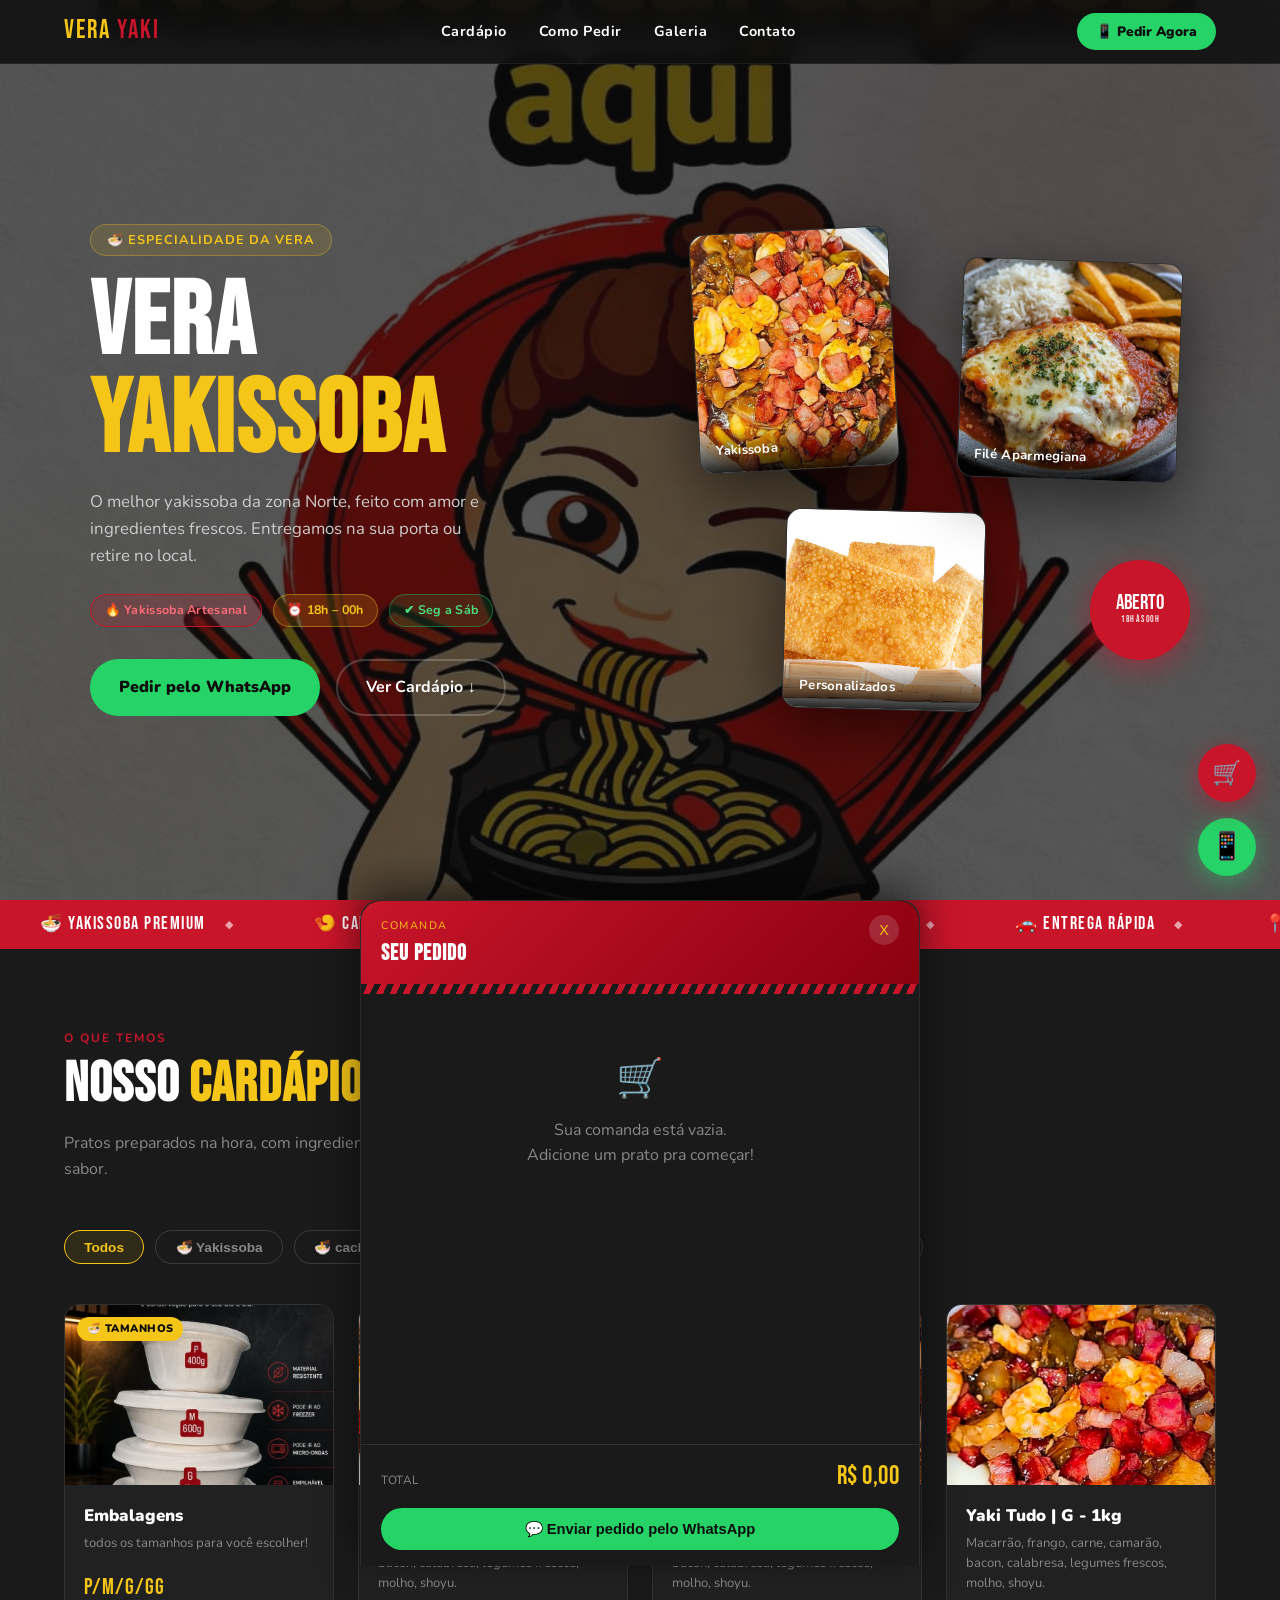
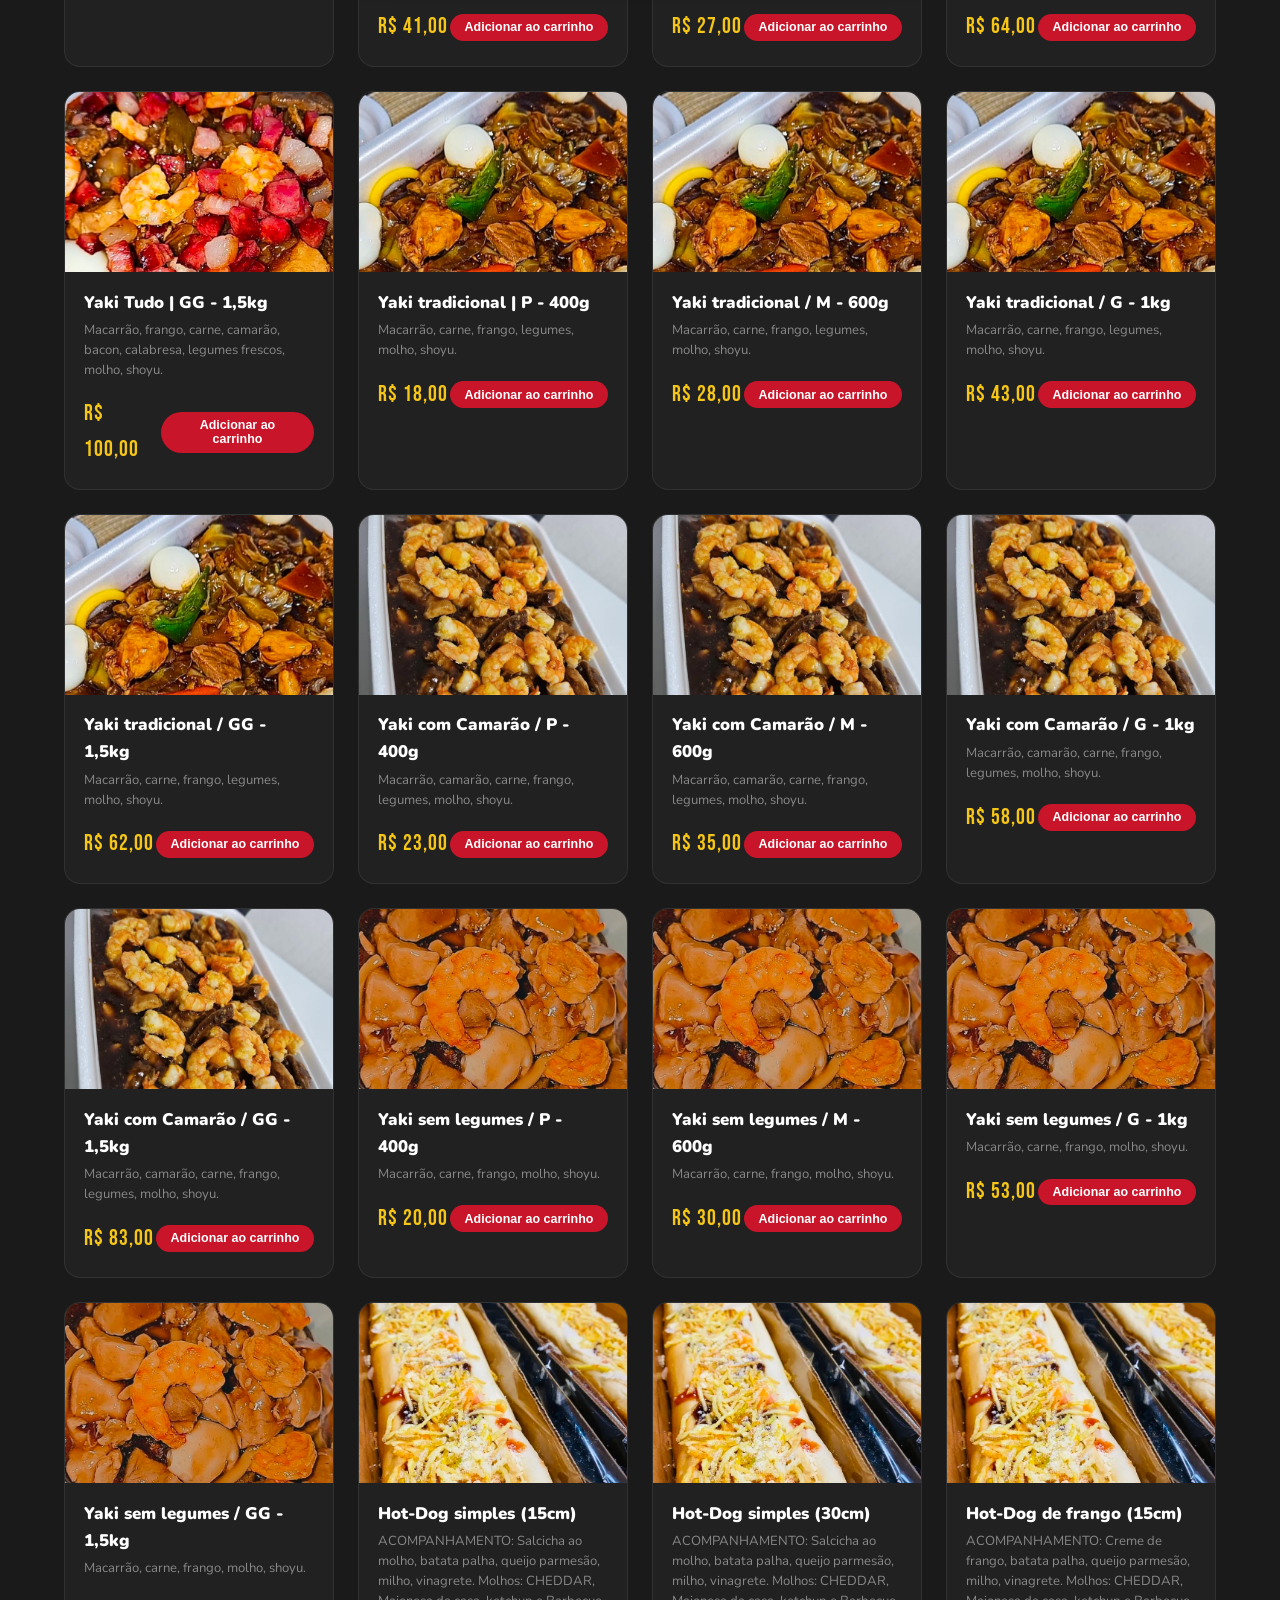
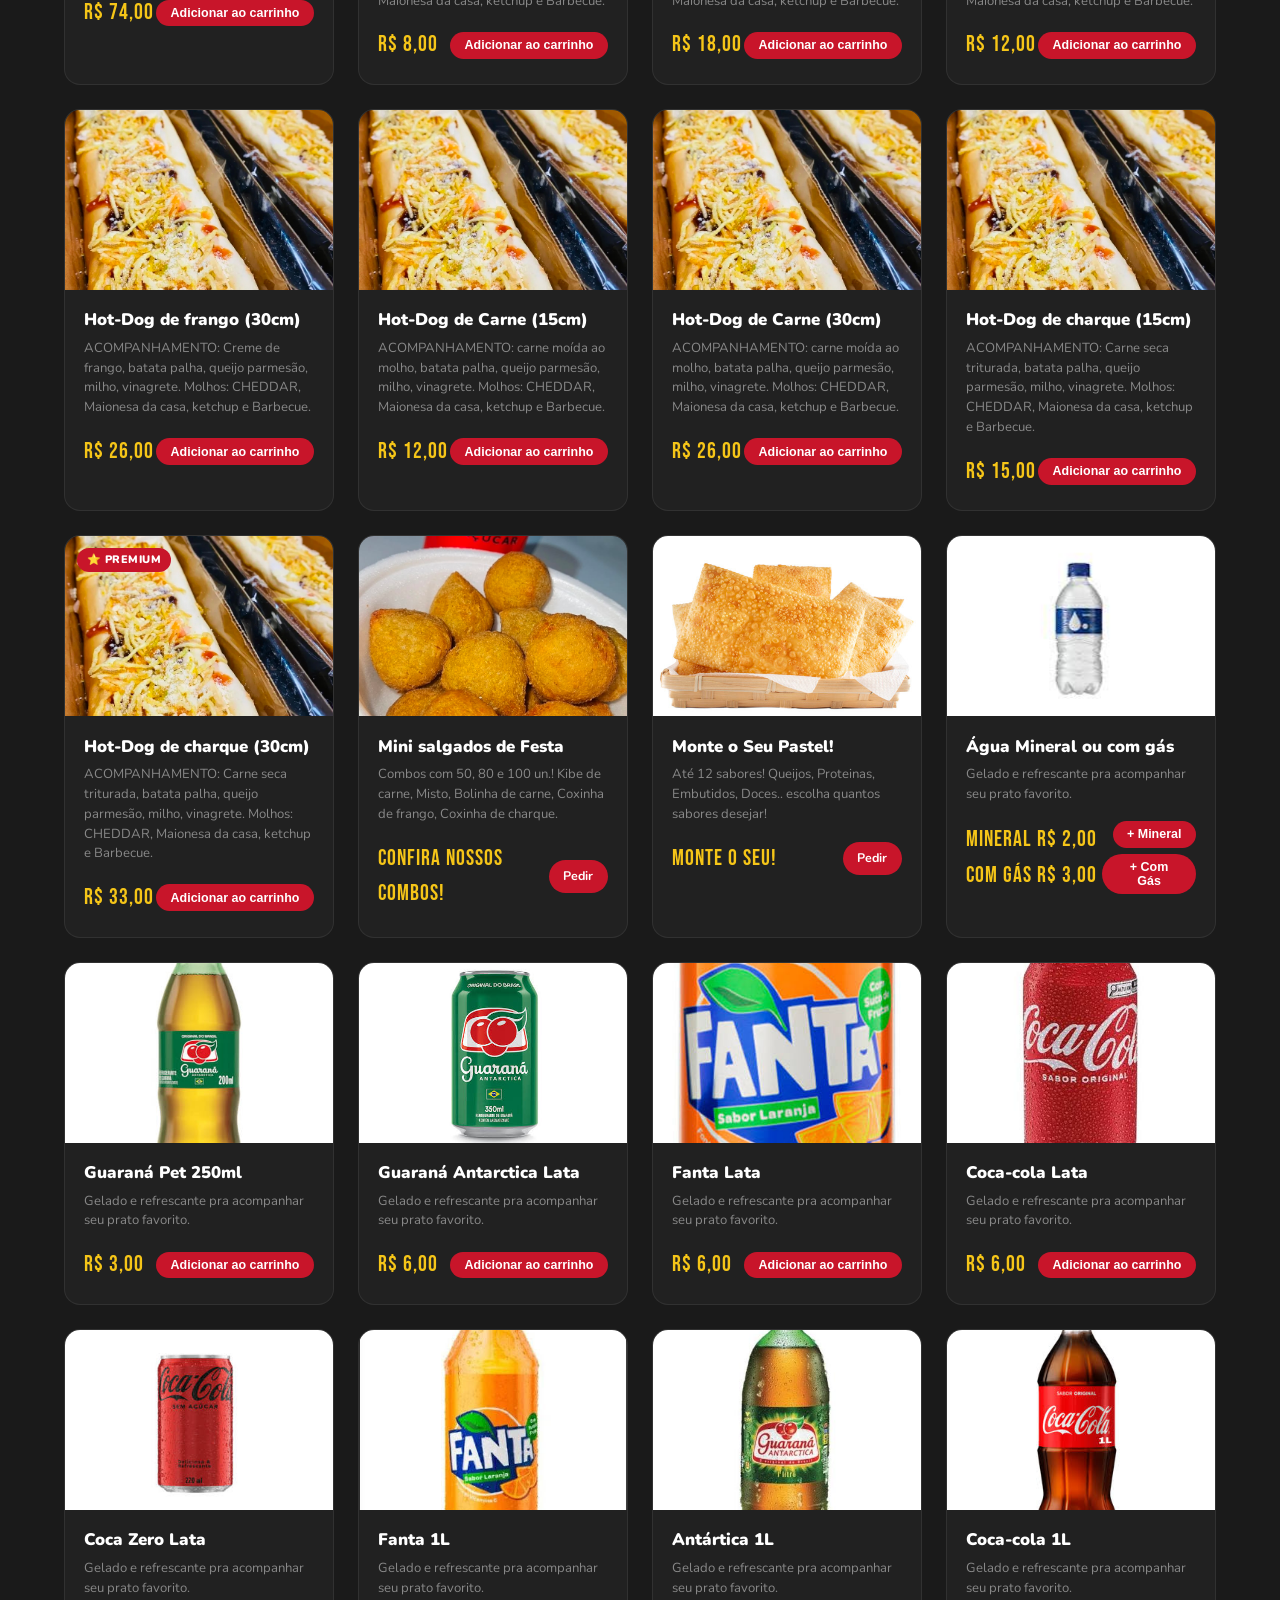
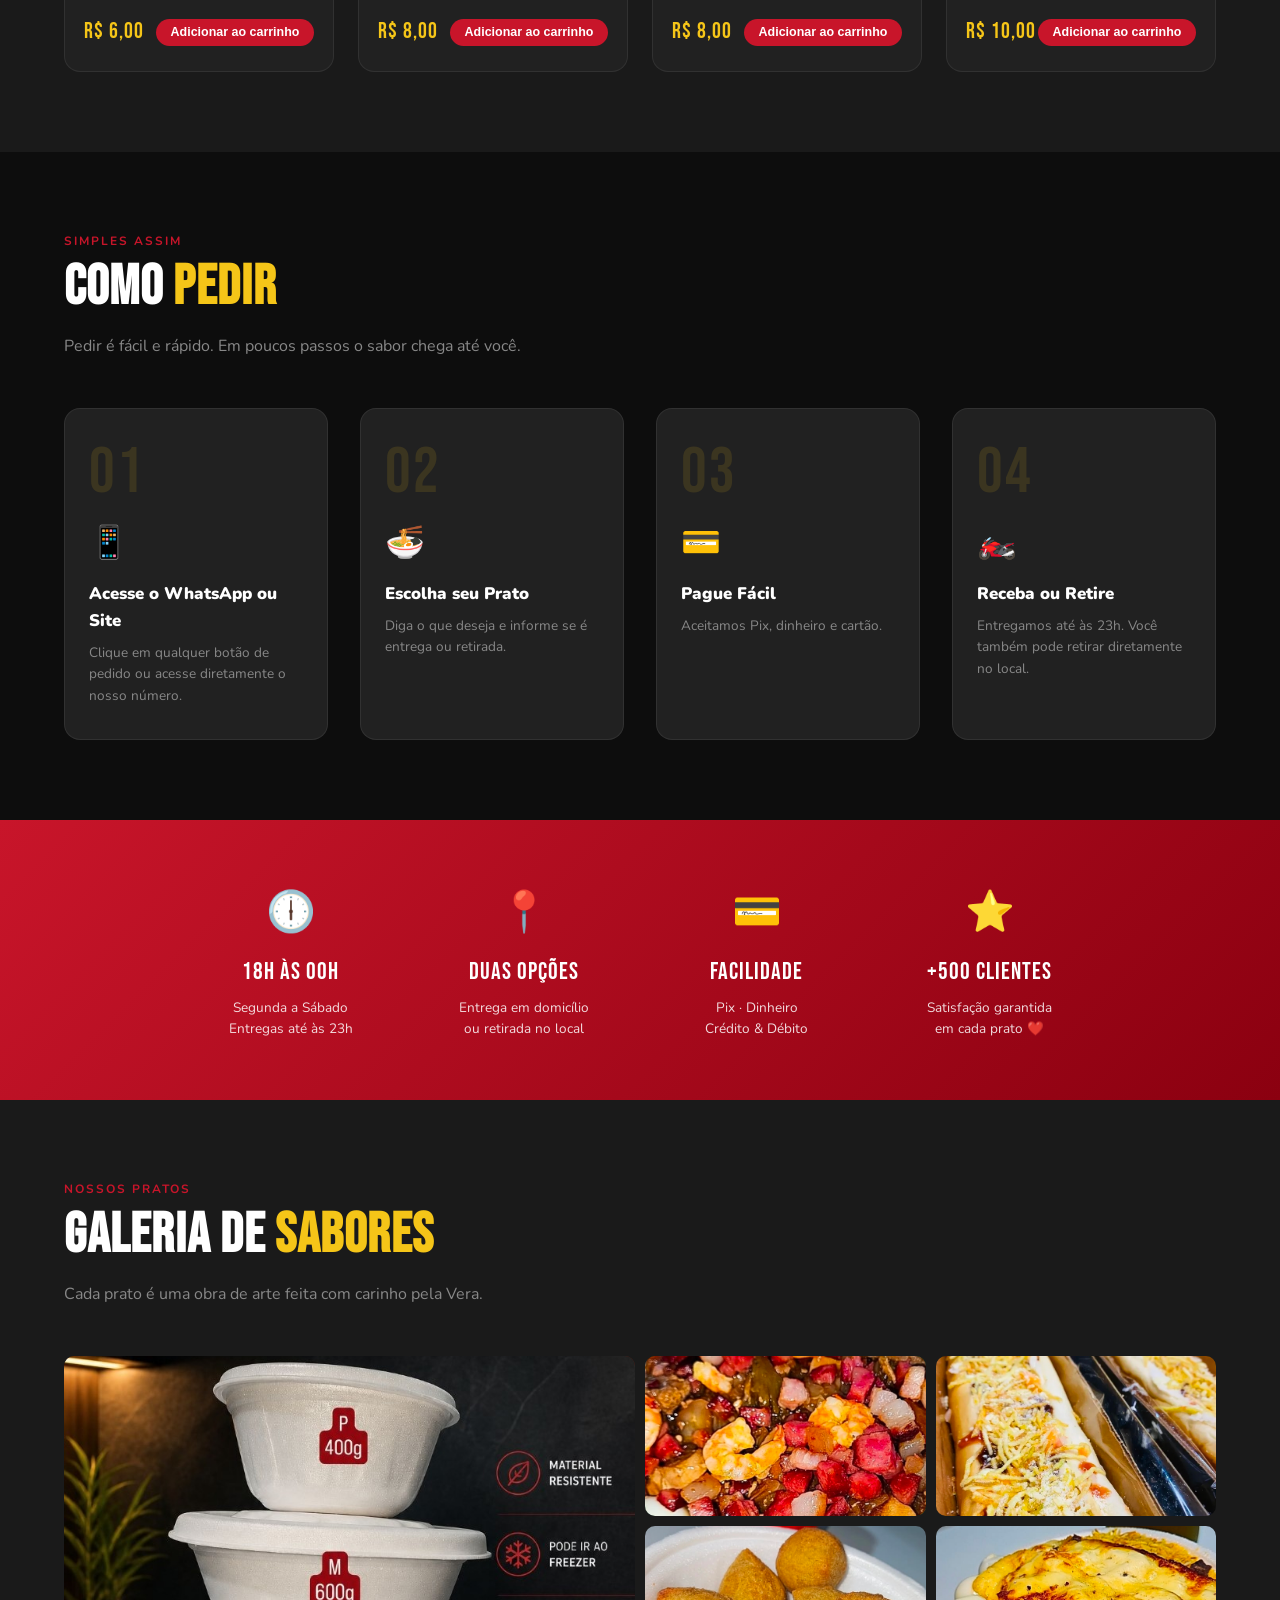
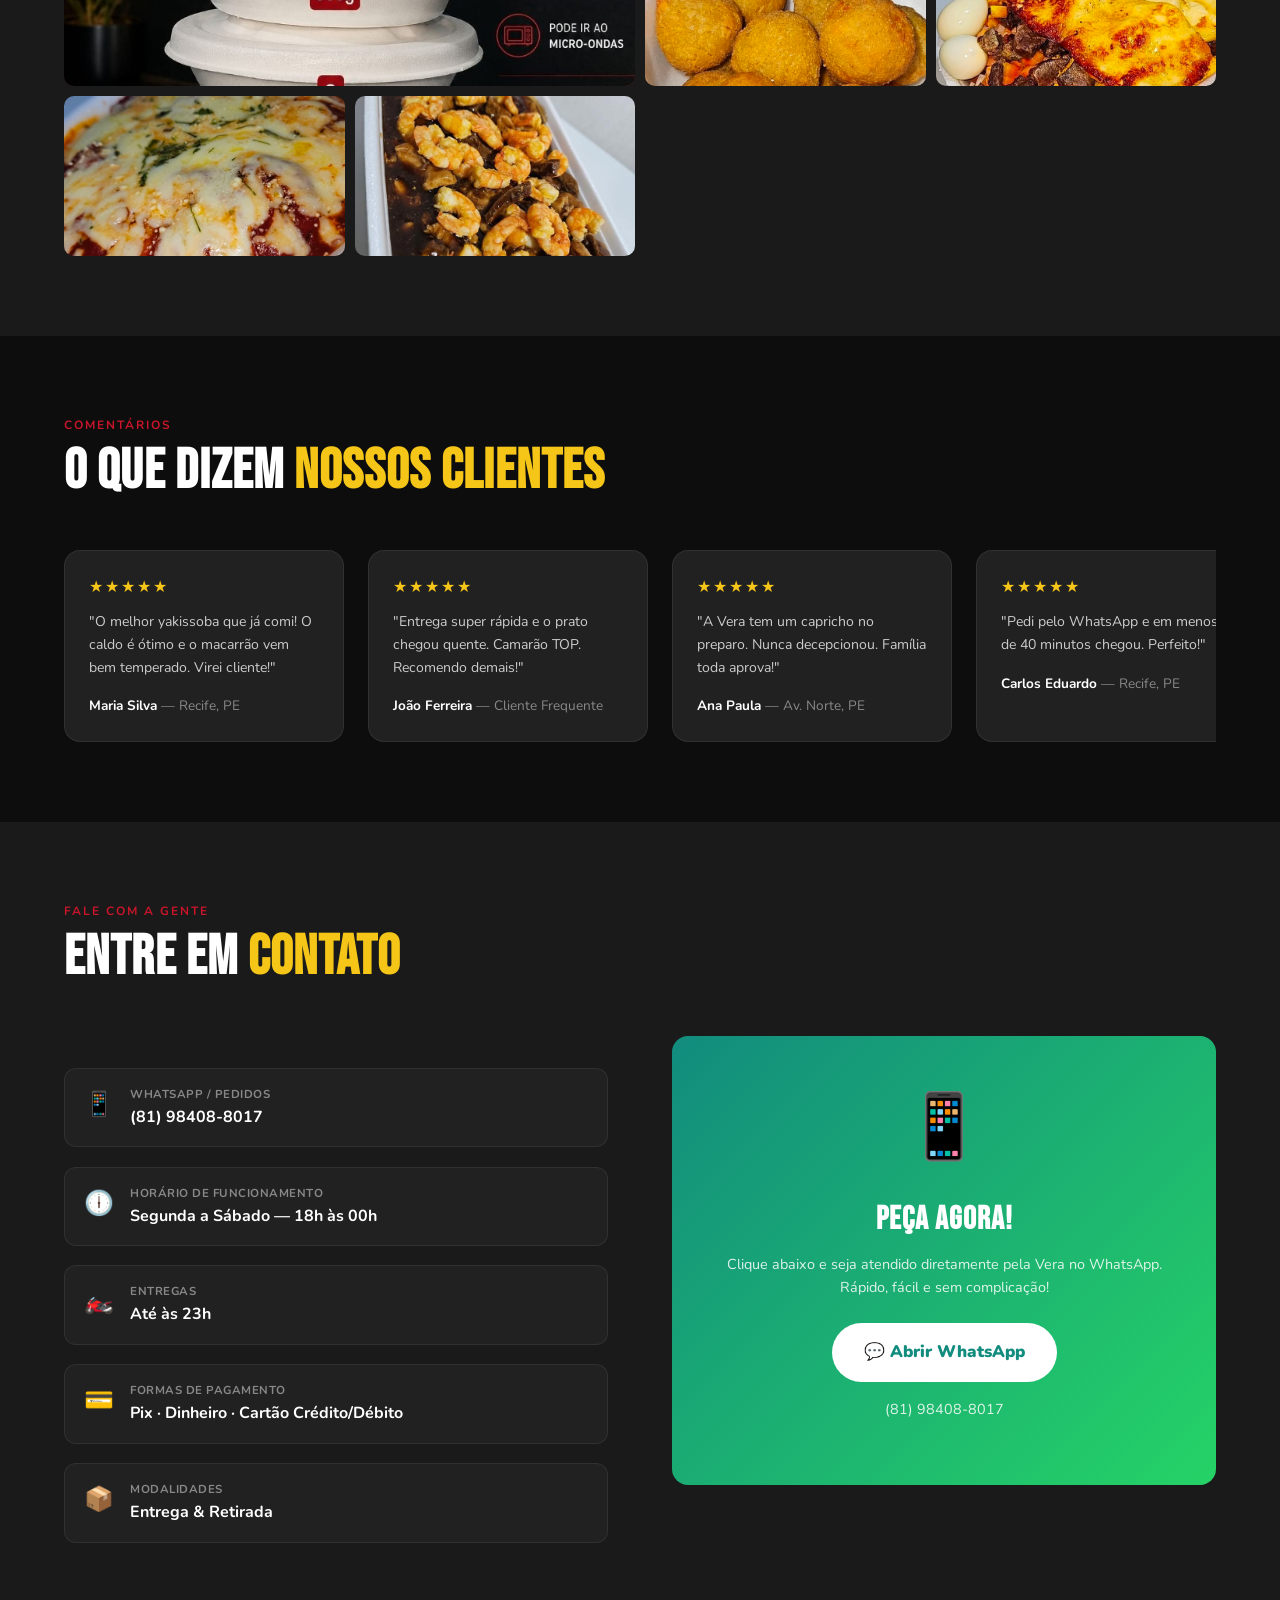
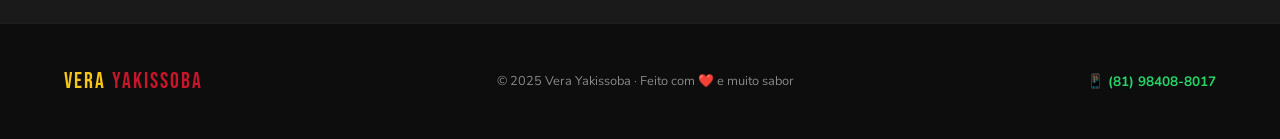
<file: index (1).html>
<!DOCTYPE html>
<html lang="pt-BR">
  <head>
    <meta charset="UTF-8" />
    <meta name="viewport" content="width=device-width, initial-scale=1.0"/>
    <title>Vera Yakissoba</title>
    <link rel="preconnect" href="https://fonts.googleapis.com"/>
    <link href="https://fonts.googleapis.com/css2?family=Bebas+Neue&family=Nunito:wght@400;600;700;900&display=swap" rel="stylesheet"/>
    <link rel="stylesheet" href="SITEVERACSS (1).css">
  </head>
  <body>

      <!-- LOADER -->
      <div id="loader">
        <div class="loader-logo">VERA <span>YAKISSOBA</span></div>
        <div class="loader-bar"><div class="loader-bar-fill"></div></div>
      </div>

      <!-- FLOATING WA -->
      <a class="float-wa" href="https://wa.me/5581984088017" target="_blank" title="Falar no WhatsApp">📱</a>

      <!-- FLOATING CART -->
      <div class="cart-fab-wrap">
        <div class="cart-steam">
          <svg viewBox="0 0 60 60">
            <path class="cart-wisp w1" d="M22 50 C 18 40, 26 36, 22 28 C 18 20, 26 16, 24 8"/>
            <path class="cart-wisp w2" d="M30 50 C 34 40, 26 36, 30 26 C 34 16, 26 12, 30 4"/>
            <path class="cart-wisp w3" d="M38 50 C 42 40, 34 36, 38 28 C 42 20, 34 16, 36 8"/>
          </svg>
        </div>
        <button class="cart-fab" id="cartFabBtn" aria-label="Abrir carrinho">
          🛒
          <span class="cart-badge" id="cartBadge">0</span>
        </button>
      </div>

      <!-- CART OVERLAY + PANEL -->
      <div class="cart-overlay" id="cartOverlay"></div>
      <div class="cart-panel" id="cartPanel">
        <div class="cart-panel-head">
          <span class="cart-eyebrow">Comanda</span>
          <h3>Seu pedido</h3>
          <button class="cart-close" id="cartCloseBtn" aria-label="Fechar">X</button>
        </div>
        <div class="cart-tear"></div>
        <div class="cart-panel-body" id="cartPanelBody"></div>
        <div class="cart-panel-footer">
          <div class="cart-total-row">
            <span class="cart-total-label">Total</span>
            <span class="cart-total-val" id="cartTotalVal">R$ 0,00</span>
          </div>
          <div class="cart-error-msg" id="cartErrorMsg"></div>
          <button class="cart-finish-btn" id="cartFinishBtn">💬 Enviar pedido pelo WhatsApp</button>
        </div>
      </div>

      <!-- NAV -->
      <nav id="nav">
          <div class="nav-brand">VERA <span>YAKI</span></div>
          <ul class="nav-links" id="navLinks">
            <li><a href="#menu">Cardápio</a></li>
            <li><a href="#como-pedir">Como Pedir</a></li>
            <li><a href="#galeria">Galeria</a></li>
            <li><a href="#contato">Contato</a></li>
          </ul>
        <a class="nav-cta" href="https://wa.me/5581984088017" target="_blank">
        📱 Pedir Agora
        </a>
        <div class="nav-hamburger" id="hamburger" onclick="toggleMenu()">
          <span></span><span></span><span></span>
        </div>
      </nav>

      <!-- HERO -->
      <section id="hero">
        <div class="hero-bg">
          <div class="orb orb1"></div>
          <div class="orb orb2"></div>
        </div>
        <div class="hero-inner">
          <div class="hero-text">
            <div class="hero-eyebrow">🍜 Especialidade da Vera</div>
              <h1 class="hero-title">
                <span class="line1">VERA</span>
                <span class="line2">YAKISSOBA</span>
              </h1>
              <p class="hero-sub">O melhor yakissoba da zona Norte, feito com amor e ingredientes frescos. Entregamos na sua porta ou retire no local.</p>
              <div class="hero-badges">
                <span class="badge badge-red">🔥 Yakissoba Artesanal</span>
                <span class="badge badge-gold">⏰ 18h – 00h</span>
                <span class="badge badge-green">✔ Seg a Sáb</span>
              </div>
              <div class="hero-actions">
                <a class="btn-primary" href="https://wa.me/5581984088017" target="_blank">
                  Pedir pelo WhatsApp
                </a>
                <a class="btn-secondary" href="#menu">Ver Cardápio ↓</a>
              </div>
          </div>
          <div class="hero-visual">
            <div class="dish-card dc1">
              <div class="menu-card-img-wrap" style="height:100%">
                <img src="YAKISOBA2.jpeg" alt="Yakisoba">
              </div>
              <div class="dish-card-label">Yakissoba</div>
            </div>
            <div class="dish-card dc2">
              <img src="aparmegiana.jpg" alt="aparmegiana">
              <div class="dish-card-label">Filé Aparmegiana</div>
            </div>
            <div class="dish-card dc3">
              <img src="pastel.jpg" alt="pasteis">
              <div class="dish-card-label">Personalizados</div>
            </div>
            <div class="hero-badge-float">
              <span class="big">ABERTO</span>
              <span class="small">18H ÀS 00H</span>
            </div>
          </div>
        </div>
      </section>

      <!-- TICKER -->
      <div class="ticker-wrap">
        <div class="ticker-track" id="tickerTrack">
          <span>🍜 Yakissoba Premium</span>
          <span>🍤 Camarão Fresco</span>
          <span>🥟 Pastel</span>
          <span>🥩 Filé Aparmegiana</span>
          <span>🚗 Entrega Rápida</span>
          <span>📍 Retirada no Local</span>
          <span>💳 Dinheiro, Pix & Cartão</span>
          <span>⭐ Melhor da zona Norte</span>
          <span>🍜 Yakissoba Premium</span>
          <span>🍤 Camarão Fresco</span>
          <span>🥟 Pastel</span>
          <span>🥩 Filé Aparmegiana</span>
          <span>🏍️ Entrega Rápida</span>
          <span>📍 Retirada no Local</span>
          <span>💳 Dinheiro, Pix & Cartão</span>
          <span>⭐ Melhor da zona Norte</span>
        </div>
      </div>

      <!-- MENU -->
      <section id="menu">
        <div class="section-header reveal">
          <p class="section-label">O que temos</p>
          <h2 class="section-title">Nosso <span>Cardápio</span></h2>
          <p class="section-sub">Pratos preparados na hora, com ingredientes frescos e muito sabor.</p>
        </div>
        <div class="menu-tabs reveal">
          <button class="tab active" onclick="filterMenu('todos', this)">Todos</button>
          <button class="tab" onclick="filterMenu('yaki', this)">🍜 Yakissoba</button>
          <button class="tab" onclick="filterMenu('dog', this)">🍜 cachorro-quente</button>
          <button class="tab" onclick="filterMenu('pastel', this)">🥟 Pastel personalizado</button>
          <button class="tab" onclick="filterMenu('lanches', this)">🧆 Lanches</button>
          <button class="tab" onclick="filterMenu('bebidas', this)">🥤 Bebidas</button>
        </div>
        <div class="menu-grid" id="menuGrid">
          <!-- Yakisoba TUDO-->
          
          
          <div class="menu-card reveal" data-cat="yaki">
            <span class="menu-card-badge">🍜 Tamanhos</span>
              <div class="menu-card-img-wrap">
                <img src="embalagemvera.jpeg" alt="embalagens" class="menu-card-img">
              </div>
            <div class="menu-card-body" >
              <div class="menu-card-title">Embalagens</div>
              <div class="menu-card-desc">todos os tamanhos para você escolher!</div>

                <div class="menu-card-footer">
                  <span class="menu-card-price">P/M/G/GG</span>
                </div>
            </div>
          </div>

          <div class="menu-card reveal" data-cat="yaki">
            <span class="menu-card-badge">🔥 Mais Pedido</span>
              <div class="menu-card-img-wrap">
                <img src="yakitudo.jpeg" alt="Yakisoba">
                <div style="width:100%;height:180px;background:linear-gradient(135deg,#2d1000,#7a3015);display:flex;align-items:center;justify-content:center;font-size:4rem;">🍜</div>
              </div>
        
            <div class="menu-card-body" >
              <div class="menu-card-title">Yaki Tudo | M - 600g</div>
              <div class="menu-card-desc">Macarrão, frango, carne, camarão, bacon, calabresa, legumes frescos, molho, shoyu.</div>
                <div class="menu-card-footer">
                  <span class="menu-card-price">R$ 41,00</span>
                  <button class="btn-add-cart" data-name="Yaki Tudo M" data-price="41.00">Adicionar ao carrinho</button>
                </div>
            </div>
          </div>

          <div class="menu-card reveal" data-cat="yaki">
              <div class="menu-card-img-wrap">
                <img src="yakitudo.jpeg" alt="Yakisoba">
                <div style="width:100%;height:180px;background:linear-gradient(135deg,#2d1000,#7a3015);display:flex;align-items:center;justify-content:center;font-size:4rem;">🍜</div>
              </div>
        
            <div class="menu-card-body" >
              <div class="menu-card-title">Yaki Tudo | P - 400g</div>
              <div class="menu-card-desc">Macarrão, frango, carne, camarão, bacon, calabresa, legumes frescos, molho, shoyu.</div>
                <div class="menu-card-footer">
                  <span class="menu-card-price">R$ 27,00</span>
                  <button class="btn-add-cart" data-name="Yaki Tudo P" data-price="27.00">Adicionar ao carrinho</button>
                </div>
            </div>
          </div>

          <div class="menu-card reveal" data-cat="yaki">
              <div class="menu-card-img-wrap">
                <img src="yakitudo.jpeg" alt="Yakisoba">
                <div style="width:100%;height:180px;background:linear-gradient(135deg,#2d1000,#7a3015);display:flex;align-items:center;justify-content:center;font-size:4rem;">🍜</div>
              </div>
        
            <div class="menu-card-body" >
              <div class="menu-card-title">Yaki Tudo | G - 1kg</div>
              <div class="menu-card-desc">Macarrão, frango, carne, camarão, bacon, calabresa, legumes frescos, molho, shoyu.</div>
                <div class="menu-card-footer">
                  <span class="menu-card-price">R$ 64,00</span>
                  <button class="btn-add-cart" data-name="Yaki Tudo G" data-price="64.00">Adicionar ao carrinho</button>
                </div>
            </div>
          </div>
          
          <div class="menu-card reveal" data-cat="yaki">
              <div class="menu-card-img-wrap">
                <img src="yakitudo.jpeg" alt="Yakisoba">
                <div style="width:100%;height:180px;background:linear-gradient(135deg,#2d1000,#7a3015);display:flex;align-items:center;justify-content:center;font-size:4rem;">🍜</div>
              </div>
        
            <div class="menu-card-body" >
              <div class="menu-card-title">Yaki Tudo | GG - 1,5kg</div>
              <div class="menu-card-desc">Macarrão, frango, carne, camarão, bacon, calabresa, legumes frescos, molho, shoyu.</div>
                <div class="menu-card-footer">
                  <span class="menu-card-price">R$ 100,00</span>
                  <button class="btn-add-cart" data-name="Yaki Tudo GG" data-price="100.00">Adicionar ao carrinho</button>
                </div>
            </div>
          </div>


          <div class="menu-card reveal" data-cat="yaki">
            <div class="menu-card-img-wrap">
              <img src="yakitradi.jpeg" alt="tradicional">
              <div style="width:100%;height:180px;background:linear-gradient(135deg,#1a0800,#5a2010);display:flex;align-items:center;justify-content:center;font-size:4rem;">🥩</div>
            </div>
            <div class="menu-card-body">
              <div class="menu-card-title">Yaki tradicional | P - 400g</div>
              <div class="menu-card-desc">Macarrão, carne, frango, legumes, molho, shoyu.</div>
              <div class="menu-card-footer">
                <span class="menu-card-price">R$ 18,00</span>
                <button class="btn-add-cart" data-name="Yaki Tradicional P" data-price="18.00">Adicionar ao carrinho</button>
              </div>
            </div>
          </div>

          <div class="menu-card reveal" data-cat="yaki">
            <div class="menu-card-img-wrap">
              <img src="yakitradi.jpeg" alt="tradicional">
              <div style="width:100%;height:180px;background:linear-gradient(135deg,#1a0800,#5a2010);display:flex;align-items:center;justify-content:center;font-size:4rem;">🥩</div>
            </div>
            <div class="menu-card-body">
              <div class="menu-card-title">Yaki tradicional / M - 600g</div>
              <div class="menu-card-desc">Macarrão, carne, frango, legumes, molho, shoyu.</div>
              <div class="menu-card-footer">
                <span class="menu-card-price">R$ 28,00</span>
                <button class="btn-add-cart" data-name="Yaki Tradicional M" data-price="28.00">Adicionar ao carrinho</button>
              </div>
            </div>
          </div>


          <!--Yakisoba tradicional-->
          <div class="menu-card reveal" data-cat="yaki">
            <div class="menu-card-img-wrap">
              <img src="yakitradi.jpeg" alt="tradicional">
              <div style="width:100%;height:180px;background:linear-gradient(135deg,#1a0800,#5a2010);display:flex;align-items:center;justify-content:center;font-size:4rem;">🥩</div>
            </div>
            <div class="menu-card-body">
              <div class="menu-card-title">Yaki tradicional / G - 1kg</div>
              <div class="menu-card-desc">Macarrão, carne, frango, legumes, molho, shoyu.</div>
              <div class="menu-card-footer">
                <span class="menu-card-price">R$ 43,00</span>
                <button class="btn-add-cart" data-name="Yaki Tradicional G" data-price="43.00">Adicionar ao carrinho</button>
              </div>
            </div>
          </div>

          <!--Yakisoba tradicional-->
          <div class="menu-card reveal" data-cat="yaki">
            <div class="menu-card-img-wrap">
              <img src="yakitradi.jpeg" alt="tradicional">
              <div style="width:100%;height:180px;background:linear-gradient(135deg,#1a0800,#5a2010);display:flex;align-items:center;justify-content:center;font-size:4rem;">🥩</div>
            </div>
            <div class="menu-card-body">
              <div class="menu-card-title">Yaki tradicional / GG - 1,5kg</div>
              <div class="menu-card-desc">Macarrão, carne, frango, legumes, molho, shoyu.</div>
              <div class="menu-card-footer">
                <span class="menu-card-price">R$ 62,00</span>
                <button class="btn-add-cart" data-name="Yaki Tradicional GG" data-price="62.00">Adicionar ao carrinho</button>
              </div>
            </div>
          </div>


          <!--YAKI COM CAMARÃO-->
        <div class="menu-card reveal" data-cat="yaki">
          <div class="menu-card-img-wrap">
            <img src="YAKISOBAVERA.jpeg" alt="camarão">
              <div style="width:100%;height:180px;background:linear-gradient(135deg,#1a0800,#5a2010);display:flex;align-items:center;justify-content:center;font-size:4rem;">🥩</div>
          </div>
          <div class="menu-card-body">
            <div class="menu-card-title">Yaki com Camarão / P - 400g</div>
            <div class="menu-card-desc">Macarrão, camarão, carne, frango, legumes, molho, shoyu.</div>
            <div class="menu-card-footer">
              <span class="menu-card-price">R$ 23,00</span>
              <button class="btn-add-cart" data-name="Yaki com Camarão P" data-price="23.00">Adicionar ao carrinho</button>
            </div>
          </div>
        </div>

        <div class="menu-card reveal" data-cat="yaki">
          <div class="menu-card-img-wrap">
            <img src="YAKISOBAVERA.jpeg" alt="camarão">
              <div style="width:100%;height:180px;background:linear-gradient(135deg,#1a0800,#5a2010);display:flex;align-items:center;justify-content:center;font-size:4rem;">🥩</div>
          </div>
          <div class="menu-card-body">
            <div class="menu-card-title">Yaki com Camarão / M - 600g</div>
            <div class="menu-card-desc">Macarrão, camarão, carne, frango, legumes, molho, shoyu.</div>
            <div class="menu-card-footer">
              <span class="menu-card-price">R$ 35,00</span>
              <button class="btn-add-cart" data-name="Yaki com Camarão M" data-price="35.00">Adicionar ao carrinho</button>
            </div>
          </div>
        </div>

        <div class="menu-card reveal" data-cat="yaki">
          <div class="menu-card-img-wrap">
            <img src="YAKISOBAVERA.jpeg" alt="camarão">
              <div style="width:100%;height:180px;background:linear-gradient(135deg,#1a0800,#5a2010);display:flex;align-items:center;justify-content:center;font-size:4rem;">🥩</div>
          </div>
          <div class="menu-card-body">
            <div class="menu-card-title">Yaki com Camarão / G - 1kg</div>
            <div class="menu-card-desc">Macarrão, camarão, carne, frango, legumes, molho, shoyu.</div>
            <div class="menu-card-footer">
              <span class="menu-card-price">R$ 58,00</span>
              <button class="btn-add-cart" data-name="Yaki com Camarão G" data-price="58.00">Adicionar ao carrinho</button>
            </div>
          </div>
        </div>

        <div class="menu-card reveal" data-cat="yaki">
          <div class="menu-card-img-wrap">
            <img src="YAKISOBAVERA.jpeg" alt="camarão">
              <div style="width:100%;height:180px;background:linear-gradient(135deg,#1a0800,#5a2010);display:flex;align-items:center;justify-content:center;font-size:4rem;">🥩</div>
          </div>
          <div class="menu-card-body">
            <div class="menu-card-title">Yaki com Camarão / GG - 1,5kg</div>
            <div class="menu-card-desc">Macarrão, camarão, carne, frango, legumes, molho, shoyu.</div>
            <div class="menu-card-footer">
              <span class="menu-card-price">R$ 83,00</span>
              <button class="btn-add-cart" data-name="Yaki com Camarão GG" data-price="83.00">Adicionar ao carrinho</button>
            </div>
          </div>
        </div>

          <!--YAKI SEM LEGUMES-->
        <div class="menu-card reveal" data-cat="yaki">
          <div class="menu-card-img-wrap">
            <img src="YAKISEMLEGUMES.jpeg" alt="sem legumes">
            <div style="width:100%;height:180px;background:linear-gradient(135deg,#1a0800,#5a2010);display:flex;align-items:center;justify-content:center;font-size:4rem;">🥩</div>
          </div>
          <div class="menu-card-body">
            <div class="menu-card-title">Yaki sem legumes / P - 400g</div>
            <div class="menu-card-desc">Macarrão, carne, frango, molho, shoyu.</div>
            <div class="menu-card-footer">
              <span class="menu-card-price">R$ 20,00</span>
              <button class="btn-add-cart" data-name="Yaki sem Legumes P" data-price="20.00">Adicionar ao carrinho</button>
            </div>
          </div>
        </div>

        <div class="menu-card reveal" data-cat="yaki">
          <div class="menu-card-img-wrap">
            <img src="YAKISEMLEGUMES.jpeg" alt="sem legumes">
            <div style="width:100%;height:180px;background:linear-gradient(135deg,#1a0800,#5a2010);display:flex;align-items:center;justify-content:center;font-size:4rem;">🥩</div>
          </div>
          <div class="menu-card-body">
            <div class="menu-card-title">Yaki sem legumes / M - 600g</div>
            <div class="menu-card-desc">Macarrão, carne, frango, molho, shoyu.</div>
            <div class="menu-card-footer">
              <span class="menu-card-price">R$ 30,00</span>
              <button class="btn-add-cart" data-name="Yaki sem Legumes M" data-price="30.00">Adicionar ao carrinho</button>
            </div>
          </div>
        </div>

        <div class="menu-card reveal" data-cat="yaki">
          <div class="menu-card-img-wrap">
            <img src="YAKISEMLEGUMES.jpeg" alt="sem legumes">
            <div style="width:100%;height:180px;background:linear-gradient(135deg,#1a0800,#5a2010);display:flex;align-items:center;justify-content:center;font-size:4rem;">🥩</div>
          </div>
          <div class="menu-card-body">
            <div class="menu-card-title">Yaki sem legumes / G - 1kg</div>
            <div class="menu-card-desc">Macarrão, carne, frango, molho, shoyu.</div>
            <div class="menu-card-footer">
              <span class="menu-card-price">R$ 53,00</span>
              <button class="btn-add-cart" data-name="Yaki sem Legumes G" data-price="53.00">Adicionar ao carrinho</button>
            </div>
          </div>
        </div>

        <div class="menu-card reveal" data-cat="yaki">
          <div class="menu-card-img-wrap">
            <img src="YAKISEMLEGUMES.jpeg" alt="sem legumes">
            <div style="width:100%;height:180px;background:linear-gradient(135deg,#1a0800,#5a2010);display:flex;align-items:center;justify-content:center;font-size:4rem;">🥩</div>
          </div>
          <div class="menu-card-body">
            <div class="menu-card-title">Yaki sem legumes / GG - 1,5kg</div>
            <div class="menu-card-desc">Macarrão, carne, frango, molho, shoyu.</div>
            <div class="menu-card-footer">
              <span class="menu-card-price">R$ 74,00</span>
              <button class="btn-add-cart" data-name="Yaki sem Legumes GG" data-price="74.00">Adicionar ao carrinho</button>
            </div>
          </div>
        </div>

          <!--HOTDOG-->

        <div class="menu-card reveal" data-cat="dog">
          <div class="menu-card-img-wrap">
            <img src="VERADOG.jpeg" alt="cachorroquente">
              <div style="width:100%;height:180px;background:linear-gradient(135deg,#1a1000,#5a4000);display:flex;align-items:center;justify-content:center;font-size:4rem;">🧆</div>
          </div>
          <div class="menu-card-body">
            <div class="menu-card-title">Hot-Dog simples (15cm)</div>
            <div class="menu-card-desc">ACOMPANHAMENTO: Salcicha ao molho, batata palha, queijo parmesão, milho, vinagrete. Molhos: CHEDDAR, Maionesa da casa, ketchup e Barbecue.</div>
            <div class="menu-card-footer">
              <span class="menu-card-price">R$ 8,00</span>
              <button class="btn-add-cart" data-name="Hot-Dog simples (15cm)" data-price="8.00">Adicionar ao carrinho</button>
            </div>
          </div>
        </div>

        <div class="menu-card reveal" data-cat="dog">
          <div class="menu-card-img-wrap">
            <img src="VERADOG.jpeg" alt="cachorroquente">
              <div style="width:100%;height:180px;background:linear-gradient(135deg,#1a1000,#5a4000);display:flex;align-items:center;justify-content:center;font-size:4rem;">🧆</div>
          </div>
          <div class="menu-card-body">
            <div class="menu-card-title">Hot-Dog simples (30cm)</div>
            <div class="menu-card-desc">ACOMPANHAMENTO: Salcicha ao molho, batata palha, queijo parmesão, milho, vinagrete. Molhos: CHEDDAR, Maionesa da casa, ketchup e Barbecue.</div>
            <div class="menu-card-footer">
              <span class="menu-card-price">R$ 18,00</span>
              <button class="btn-add-cart" data-name="Hot-Dog simples (30cm)" data-price="18.00">Adicionar ao carrinho</button>
            </div>
          </div>
        </div>

        <div class="menu-card reveal" data-cat="dog">
          <div class="menu-card-img-wrap">
            <img src="VERADOG.jpeg" alt="cachorroquente">
              <div style="width:100%;height:180px;background:linear-gradient(135deg,#1a1000,#5a4000);display:flex;align-items:center;justify-content:center;font-size:4rem;">🧆</div>
          </div>
          <div class="menu-card-body">
            <div class="menu-card-title">Hot-Dog de frango (15cm)</div>
            <div class="menu-card-desc">ACOMPANHAMENTO: Creme de frango, batata palha, queijo parmesão, milho, vinagrete. Molhos: CHEDDAR, Maionesa da casa, ketchup e Barbecue.</div>
            <div class="menu-card-footer">
              <span class="menu-card-price">R$ 12,00</span>
              <button class="btn-add-cart" data-name="Hot-Dog de frango (15cm)" data-price="12.00">Adicionar ao carrinho</button>
            </div>
          </div>
        </div>

        <div class="menu-card reveal" data-cat="dog">
          <div class="menu-card-img-wrap">
            <img src="VERADOG.jpeg" alt="cachorroquente">
              <div style="width:100%;height:180px;background:linear-gradient(135deg,#1a1000,#5a4000);display:flex;align-items:center;justify-content:center;font-size:4rem;">🧆</div>
          </div>
          <div class="menu-card-body">
            <div class="menu-card-title">Hot-Dog de frango (30cm)</div>
            <div class="menu-card-desc">ACOMPANHAMENTO: Creme de frango, batata palha, queijo parmesão, milho, vinagrete. Molhos: CHEDDAR, Maionesa da casa, ketchup e Barbecue.</div>
            <div class="menu-card-footer">
              <span class="menu-card-price">R$ 26,00</span>
              <button class="btn-add-cart" data-name="Hot-Dog de frango (30cm)" data-price="26.00">Adicionar ao carrinho</button>
            </div>
          </div>
        </div>

        <div class="menu-card reveal" data-cat="dog">
          <div class="menu-card-img-wrap">
            <img src="VERADOG.jpeg" alt="cachorroquente">
              <div style="width:100%;height:180px;background:linear-gradient(135deg,#1a1000,#5a4000);display:flex;align-items:center;justify-content:center;font-size:4rem;">🧆</div>
          </div>
          <div class="menu-card-body">
            <div class="menu-card-title">Hot-Dog de Carne (15cm)</div>
            <div class="menu-card-desc">ACOMPANHAMENTO: carne moída ao molho, batata palha, queijo parmesão, milho, vinagrete. Molhos: CHEDDAR, Maionesa da casa, ketchup e Barbecue.</div>
            <div class="menu-card-footer">
              <span class="menu-card-price">R$ 12,00</span>
              <button class="btn-add-cart" data-name="Hot-Dog de carne (15cm)" data-price="12.00">Adicionar ao carrinho</button>
            </div>
          </div>
        </div>

        <div class="menu-card reveal" data-cat="dog">
          <div class="menu-card-img-wrap">
            <img src="VERADOG.jpeg" alt="cachorroquente">
              <div style="width:100%;height:180px;background:linear-gradient(135deg,#1a1000,#5a4000);display:flex;align-items:center;justify-content:center;font-size:4rem;">🧆</div>
          </div>
          <div class="menu-card-body">
            <div class="menu-card-title">Hot-Dog de Carne (30cm)</div>
            <div class="menu-card-desc">ACOMPANHAMENTO: carne moída ao molho, batata palha, queijo parmesão, milho, vinagrete. Molhos: CHEDDAR, Maionesa da casa, ketchup e Barbecue.</div>
            <div class="menu-card-footer">
              <span class="menu-card-price">R$ 26,00</span>
              <button class="btn-add-cart" data-name="Hot-Dog de carne (30cm)" data-price="26.00">Adicionar ao carrinho</button>
            </div>
          </div>
        </div>

        <div class="menu-card reveal" data-cat="dog">
          <div class="menu-card-img-wrap">
            <img src="VERADOG.jpeg" alt="cachorroquente">
              <div style="width:100%;height:180px;background:linear-gradient(135deg,#1a1000,#5a4000);display:flex;align-items:center;justify-content:center;font-size:4rem;">🧆</div>
          </div>
          <div class="menu-card-body">
            <div class="menu-card-title">Hot-Dog de charque (15cm)</div>
            <div class="menu-card-desc">ACOMPANHAMENTO: Carne seca triturada, batata palha, queijo parmesão, milho, vinagrete. Molhos: CHEDDAR, Maionesa da casa, ketchup e Barbecue.</div>
            <div class="menu-card-footer">
              <span class="menu-card-price">R$ 15,00</span>
              <button class="btn-add-cart" data-name="Hot-Dog de charque (15cm)" data-price="15.00">Adicionar ao carrinho</button>
            </div>
          </div>
        </div>

        <div class="menu-card reveal" data-cat="dog">
          <span class="menu-card-badge" style="background:var(--red);color:var(--white);">⭐ Premium</span>
            <div class="menu-card-img-wrap">
              <img src="VERADOG.jpeg" alt="cachorroquente">
                <div style="width:100%;height:180px;background:linear-gradient(135deg,#1a1000,#5a4000);display:flex;align-items:center;justify-content:center;font-size:4rem;">🧆</div>
            </div>
          <div class="menu-card-body">
            <div class="menu-card-title">Hot-Dog de charque (30cm)</div>
            <div class="menu-card-desc">ACOMPANHAMENTO: Carne seca triturada, batata palha, queijo parmesão, milho, vinagrete. Molhos: CHEDDAR, Maionesa da casa, ketchup e Barbecue.</div>
            <div class="menu-card-footer">
              <span class="menu-card-price">R$ 33,00</span>
              <button class="btn-add-cart" data-name="Hot-Dog de charque (30cm)" data-price="33.00">Adicionar ao carrinho</button>
            </div>
          </div>
        </div>

          <!--COXINHAS-->

        <div class="menu-card reveal" data-cat="lanches">
          <div class="menu-card-img-wrap">
            <img src="VERACOXINHAS.jpeg" alt="coxinhas">
              <div style="width:100%;height:180px;background:linear-gradient(135deg,#001a10,#005030);display:flex;align-items:center;justify-content:center;font-size:4rem;">🧆</div>
          </div>
          <div class="menu-card-body">
            <div class="menu-card-title">Mini salgados de Festa</div>
            <div class="menu-card-desc">Combos com 50, 80 e 100 un.! Kibe de carne, Misto, Bolinha de carne, Coxinha de frango, Coxinha de charque.</div>
            <div class="menu-card-footer">
              <span class="menu-card-price">Confira nossos Combos!</span>
              <a class="btn-pedido" href="https://wa.me/5581984088017?text=Quero%20pedir%20Coxinhas!" target="_blank">Pedir</a>
            </div>
          </div>
        </div>

          <!--PASTEL-->
        <div class="menu-card reveal" data-cat="pastel">
          <div class="menu-card-img-wrap">
            <img src="pastel.jpg" alt="pastel">
              <div style="width:100%;height:180px;background:linear-gradient(135deg,#0a0020,#30106a);display:flex;align-items:center;justify-content:center;font-size:4rem;">🧆</div>
          </div>
          <div class="menu-card-body">
            <div class="menu-card-title">Monte o Seu Pastel!</div>
            <div class="menu-card-desc">Até 12 sabores! Queijos, Proteinas, Embutidos, Doces..  escolha quantos sabores desejar!</div>
            <div class="menu-card-footer">
              <span class="menu-card-price">Monte o Seu!</span>
              <a class="btn-pedido" href="https://wa.me/5581984088017?text=Quero%20pedir%20Coxinhas!" target="_blank">Pedir</a>
            </div>
          </div>
        </div>

        <!--BEBIDAS-->
        <div class="menu-card reveal" data-cat="bebidas">
          <div class="menu-card-img-wrap">
            <img src="VERAAGUA.jpg" alt="aguamineral">
              <div style="width:100%;height:180px;background:linear-gradient(135deg,#0a1520,#1a4060);display:flex;align-items:center;justify-content:center;font-size:4rem;">🥤</div>
          </div>
          <div class="menu-card-body">
            <div class="menu-card-title">Água Mineral ou com gás</div>
            <div class="menu-card-desc">Gelado e refrescante pra acompanhar seu prato favorito.</div>
            <div class="menu-card-footer">
              <span class="menu-card-price">Mineral R$ 2,00 com gás R$ 3,00</span>
              <div style="display:flex;gap:6px;flex-wrap:wrap;justify-content:flex-end;"><button class="btn-add-cart" data-name="Água Mineral" data-price="2.00">+ Mineral</button><button class="btn-add-cart" data-name="Água com Gás" data-price="3.00">+ Com Gás</button></div>
            </div>
          </div>
        </div>

        <div class="menu-card reveal" data-cat="bebidas">
          <div class="menu-card-img-wrap">
            <img src="VERAGUARANA.jpg" alt="guaranapet">
              <div style="width:100%;height:180px;background:linear-gradient(135deg,#0a1520,#1a4060);display:flex;align-items:center;justify-content:center;font-size:4rem;">🥤</div>
          </div>
          <div class="menu-card-body">
            <div class="menu-card-title">Guaraná Pet 250ml</div>
            <div class="menu-card-desc">Gelado e refrescante pra acompanhar seu prato favorito.</div>
            <div class="menu-card-footer">
              <span class="menu-card-price">R$ 3,00</span>
              <button class="btn-add-cart" data-name="Guaraná Pet 250ml" data-price="3.00">Adicionar ao carrinho</button>
            </div>
          </div>
        </div>
        
        <div class="menu-card reveal" data-cat="bebidas">
          <div class="menu-card-img-wrap">
            <img src="antarticalata.jpg" alt="antarticalata">
              <div style="width:100%;height:180px;background:linear-gradient(135deg,#0a1520,#1a4060);display:flex;align-items:center;justify-content:center;font-size:4rem;">🥤</div>
          </div>
          <div class="menu-card-body">
            <div class="menu-card-title">Guaraná Antarctica Lata</div>
            <div class="menu-card-desc">Gelado e refrescante pra acompanhar seu prato favorito.</div>
            <div class="menu-card-footer">
              <span class="menu-card-price">R$ 6,00</span>
              <button class="btn-add-cart" data-name="Guaraná Antarctica Lata" data-price="6.00">Adicionar ao carrinho</button>
            </div>
          </div>
        </div>

        <div class="menu-card reveal" data-cat="bebidas">
          <div class="menu-card-img-wrap">
            <img src="fantalata.jpg" alt="fantalata">
              <div style="width:100%;height:180px;background:linear-gradient(135deg,#0a1520,#1a4060);display:flex;align-items:center;justify-content:center;font-size:4rem;">🥤</div>
          </div>
          <div class="menu-card-body">
            <div class="menu-card-title">Fanta Lata</div>
            <div class="menu-card-desc">Gelado e refrescante pra acompanhar seu prato favorito.</div>
            <div class="menu-card-footer">
              <span class="menu-card-price">R$ 6,00</span>
              <button class="btn-add-cart" data-name="Fanta Lata" data-price="6.00">Adicionar ao carrinho</button>
            </div>
          </div>
        </div>

        <div class="menu-card reveal" data-cat="bebidas">
          <div class="menu-card-img-wrap">
            <img src="cocalata.jpg" alt="cocalata">
              <div style="width:100%;height:180px;background:linear-gradient(135deg,#0a1520,#1a4060);display:flex;align-items:center;justify-content:center;font-size:4rem;">🥤</div>
          </div>
          <div class="menu-card-body">
            <div class="menu-card-title">Coca-cola Lata</div>
            <div class="menu-card-desc">Gelado e refrescante pra acompanhar seu prato favorito.</div>
            <div class="menu-card-footer">
              <span class="menu-card-price">R$ 6,00</span>
              <button class="btn-add-cart" data-name="Coca-Cola Lata" data-price="6.00">Adicionar ao carrinho</button>
            </div>
          </div>
        </div>

        <div class="menu-card reveal" data-cat="bebidas">
          <div class="menu-card-img-wrap">
            <img src="cocalatazero.jpg" alt="cocazero">
              <div style="width:100%;height:180px;background:linear-gradient(135deg,#0a1520,#1a4060);display:flex;align-items:center;justify-content:center;font-size:4rem;">🥤</div>
          </div>
          <div class="menu-card-body">
            <div class="menu-card-title">Coca Zero Lata</div>
            <div class="menu-card-desc">Gelado e refrescante pra acompanhar seu prato favorito.</div>
            <div class="menu-card-footer">
              <span class="menu-card-price">R$ 6,00</span>
              <button class="btn-add-cart" data-name="Coca-Cola Zero Lata" data-price="6.00">Adicionar ao carrinho</button>
            </div>
          </div>
        </div>

        <div class="menu-card reveal" data-cat="bebidas">
          <div class="menu-card-img-wrap">
            <img src="fanta1l.jpg" alt="fanta1l">
              <div style="width:100%;height:180px;background:linear-gradient(135deg,#0a1520,#1a4060);display:flex;align-items:center;justify-content:center;font-size:4rem;">🥤</div>
          </div>
          <div class="menu-card-body">
            <div class="menu-card-title">Fanta 1L</div>
            <div class="menu-card-desc">Gelado e refrescante pra acompanhar seu prato favorito.</div>
            <div class="menu-card-footer">
              <span class="menu-card-price">R$ 8,00</span>
              <button class="btn-add-cart" data-name="Fanta 1L" data-price="8.00">Adicionar ao carrinho</button>
            </div>
          </div>
        </div>

        <div class="menu-card reveal" data-cat="bebidas">
          <div class="menu-card-img-wrap">
            <img src="antartica1l.jpg" alt="antartica1L">
              <div style="width:100%;height:180px;background:linear-gradient(135deg,#0a1520,#1a4060);display:flex;align-items:center;justify-content:center;font-size:4rem;">🥤</div>
          </div>
          <div class="menu-card-body">
            <div class="menu-card-title">Antártica 1L</div>
            <div class="menu-card-desc">Gelado e refrescante pra acompanhar seu prato favorito.</div>
            <div class="menu-card-footer">
              <span class="menu-card-price">R$ 8,00</span>
              <button class="btn-add-cart" data-name="Antártica 1L" data-price="8.00">Adicionar ao carrinho</button>
            </div>
          </div>
        </div>

          <div class="menu-card reveal" data-cat="bebidas">
            <div class="menu-card-img-wrap">
              <img src="coca1l.jpg" alt="coca1l">
                <div style="width:100%;height:180px;background:linear-gradient(135deg,#0a1520,#1a4060);display:flex;align-items:center;justify-content:center;font-size:4rem;">🥤</div>
            </div>
            <div class="menu-card-body">
              <div class="menu-card-title">Coca-cola 1L</div>
              <div class="menu-card-desc">Gelado e refrescante pra acompanhar seu prato favorito.</div>
              <div class="menu-card-footer">
                <span class="menu-card-price">R$ 10,00</span>
                <button class="btn-add-cart" data-name="Coca-Cola 1L" data-price="10.00">Adicionar ao carrinho</button>
              </div>
            </div>
          </div>
        </div>

      </section>

      <!-- COMO PEDIR -->
      <section id="como-pedir">
        <div class="section-header reveal">
          <p class="section-label">Simples assim</p>
          <h2 class="section-title">Como <span>Pedir</span></h2>
          <p class="section-sub">Pedir é fácil e rápido. Em poucos passos o sabor chega até você.</p>
        </div>
        <div class="steps">
          <div class="step reveal">
            <div class="step-num">01</div>
            <div class="step-icon">📱</div>
            <div class="step-title">Acesse o WhatsApp ou Site</div>
            <div class="step-desc">Clique em qualquer botão de pedido ou acesse diretamente o nosso número.</div>
          </div>
          <div class="step reveal">
            <div class="step-num">02</div>
            <div class="step-icon">🍜</div>
            <div class="step-title">Escolha seu Prato</div>
            <div class="step-desc">Diga o que deseja e informe se é entrega ou retirada.</div>
          </div>
          <div class="step reveal">
            <div class="step-num">03</div>
            <div class="step-icon">💳</div>
            <div class="step-title">Pague Fácil</div>
            <div class="step-desc">Aceitamos Pix, dinheiro e cartão.</div>
          </div>
          <div class="step reveal">
            <div class="step-num">04</div>
            <div class="step-icon">🏍️</div>
            <div class="step-title">Receba ou Retire</div>
            <div class="step-desc">Entregamos até às 23h. Você também pode retirar diretamente no local.</div>
          </div>
        </div>
      </section>

      <!-- INFORMAÇÕES -->
      <div class="info-strip">
        <div class="info-strip-grid">
          <div class="info-item reveal">
            <div class="info-item-icon">🕕</div>
            <div class="info-item-title">18h às 00h</div>
            <div class="info-item-text">Segunda a Sábado<br>Entregas até às 23h</div>
          </div>
          <div class="info-item reveal">
            <div class="info-item-icon">📍</div>
            <div class="info-item-title">Duas Opções</div>
            <div class="info-item-text">Entrega em domicílio<br>ou retirada no local</div>
          </div>
          <div class="info-item reveal">
            <div class="info-item-icon">💳</div>
            <div class="info-item-title">Facilidade</div>
            <div class="info-item-text">Pix · Dinheiro<br>Crédito & Débito</div>
          </div>
          <div class="info-item reveal">
            <div class="info-item-icon">⭐</div>
            <div class="info-item-title">+500 Clientes</div>
            <div class="info-item-text">Satisfação garantida<br>em cada prato ❤️</div>
          </div>
        </div>
      </div>

      <!-- GALERIA -->
      <section id="galeria">
        <div class="section-header reveal">
          <p class="section-label">Nossos pratos</p>
          <h2 class="section-title">Galeria de <span>Sabores</span></h2>
          <p class="section-sub">Cada prato é uma obra de arte feita com carinho pela Vera.</p>
        </div>

        <div class="gallery-mosaic">
          <div class="gal-item gal-span2 gal-row2 reveal" onclick="openLightbox( 'embalagemvera.jpeg', 'Embalagens')">
            <div class="gal-placeholder" style="height:100%;background:linear-gradient(135deg,#2d0d0a,#7a2010);"><img src="embalagemvera.jpeg" alt="embalagem"></div>
          </div>

          <div class="gal-item reveal" onclick="openLightbox('yakitudo.jpeg', 'Yaki tudo')">
            <div class="gal-placeholder" style="height:100%;background:linear-gradient(135deg,#001a10,#005030);"><img src="yakitudo.jpeg" alt="yakitudo"></div>
          </div>

          <div class="gal-item reveal" onclick="openLightbox('VERADOG.jpeg', 'cachorro-quente')">
            <div class="gal-placeholder" style="height:100%;background:linear-gradient(135deg,#1a1000,#5a3500);"><img src="VERADOG.jpeg" alt="hotdog"></div>
          </div>

          <div class="gal-item reveal" onclick="openLightbox('VERACOXINHAS.jpeg', 'Coxinhas')">
            <div class="gal-placeholder" style="height:100%;background:linear-gradient(135deg,#200000,#6a1000);"><img src="VERACOXINHAS.jpeg" alt="coxinhas"></div>
          </div>

          <div class="gal-item reveal" onclick="openLightbox('arrumadinhonovo.jpeg', 'Arrumadinho')">
            <div class="gal-placeholder" style="height:100%;background:linear-gradient(135deg,#001520,#003a50);"><img src="arrumadinhonovo.jpeg" alt="arrumadinho"></div>
          </div>

          <div class="gal-item reveal" onclick="openLightbox('VERAAPARMEGIANA.jpeg', 'Apamergiana')">
            <div class="gal-placeholder" style="height:100%;background:linear-gradient(135deg,#1a1000,#604020);"><img src="VERAAPARMEGIANA.jpeg" alt="Aparmegiana"></div>
          </div>

          <div class="gal-item reveal" onclick="openLightbox('YAKISOBAVERA.jpeg', 'Yakisoba')">
            <div class="gal-placeholder" style="height:100%;background:linear-gradient(135deg,#001800,#005020);"><img src="YAKISOBAVERA.jpeg" alt="yakitradi"></div>
          </div>
          
        </div>
      </section> 

      <!-- CAIXA DE LUZ -->
      <div id="lightbox">
        <button id="lightbox-close" onclick="closeLightbox()">✕</button>
        <div id="lightbox-content" style="font-size:10rem;text-align:center;"></div>
      </div>

      <!-- TESTIMONIALS -->
      <section id="depoimentos">
        <div class="section-header reveal">
          <p class="section-label">Comentários</p>
          <h2 class="section-title">O que dizem <span>nossos clientes</span></h2>
        </div>
        <div class="testi-track-wrap">
          <div class="testi-track" id="testiTrack">
            <!-- set A -->
            <div class="testi-card">
              <div class="testi-stars">★★★★★</div>
              <p class="testi-text">"O melhor yakissoba que já comi! O caldo é ótimo e o macarrão vem bem temperado. Virei cliente!"</p>
              <div class="testi-author">Maria Silva <span>— Recife, PE</span></div>
            </div>
            <div class="testi-card">
              <div class="testi-stars">★★★★★</div>
              <p class="testi-text">"Entrega super rápida e o prato chegou quente. Camarão TOP. Recomendo demais!"</p>
              <div class="testi-author">João Ferreira <span>— Cliente Frequente</span></div>
            </div>
            <div class="testi-card">
              <div class="testi-stars">★★★★★</div>
              <p class="testi-text">"A Vera tem um capricho no preparo. Nunca decepcionou. Família toda aprova!"</p>
              <div class="testi-author">Ana Paula <span>— Av. Norte, PE</span></div>
            </div>
            <div class="testi-card">
              <div class="testi-stars">★★★★★</div>
              <p class="testi-text">"Pedi pelo WhatsApp e em menos de 40 minutos chegou. Perfeito!"</p>
            <div class="testi-author">Carlos Eduardo <span>— Recife, PE</span></div>
            </div>
            <div class="testi-card">
              <div class="testi-stars">★★★★★</div>
              <p class="testi-text">"Os pasteis são absurdamente bons. Peço toda semana. Muito obrigada, Vera!"</p>
              <div class="testi-author">Fernanda Gomes <span>— Cliente Fiel</span></div>
            </div>
            <div class="testi-card">
              <div class="testi-stars">★★★★★</div>
              <p class="testi-text">"Yakissoba Tudo é excepcional. Porção generosa e preço justo. Nota dez!"</p>
              <div class="testi-author">Roberto Alves <span>— Recife, PE</span></div>
            </div>
            <!-- duplicated for infinite loop -->
            <div class="testi-card">
              <div class="testi-stars">★★★★★</div>
              <p class="testi-text">"O melhor yakissoba que já comi! O caldo é ótimo e o macarrão vem bem temperado. Virei cliente fiel!"</p>
              <div class="testi-author">Maria Silva <span>— Recife, PE</span></div>
            </div>
            <div class="testi-card">
              <div class="testi-stars">★★★★★</div>
              <p class="testi-text">"Entrega super rápida e o prato chegou quente. Camarão impecável. Recomendo demais!"</p>
              <div class="testi-author">João Ferreira <span>— Cliente Frequente</span></div>
            </div>
            <div class="testi-card">
              <div class="testi-stars">★★★★★</div>
              <p class="testi-text">"A Vera tem um capricho único no preparo. Nunca decepcionou. Família toda aprova!"</p>
              <div class="testi-author">Ana Paula <span>— Av. Norte, PE</span></div>
            </div>
            <div class="testi-card">
              <div class="testi-stars">★★★★★</div>
              <p class="testi-text">"Pedi pelo WhatsApp e em menos de 40 minutos chegou. Perfeito!"</p>
              <div class="testi-author">Carlos Eduardo <span>— Recife, PE</span></div>
            </div>
            <div class="testi-card">
              <div class="testi-stars">★★★★★</div>
              <p class="testi-text">"Os pasteis são absurdamente bons. Peço toda semana. Muito obrigada, Vera!"</p>
              <div class="testi-author">Fernanda Gomes <span>— Cliente Fiel</span></div>
            </div>
            <div class="testi-card">
              <div class="testi-stars">★★★★★</div>
              <p class="testi-text">"Yakissoba Tudo é excepcional. Porção generosa e preço justo. Nota dez!"</p>
              <div class="testi-author">Roberto Alves <span>— Recife, PE</span></div>
            </div>
          </div>
        </div>
      </section>

        <!-- CONTATO -->
      <section id="contato">
        <div class="section-header reveal">
          <p class="section-label">Fale com a gente</p>
          <h2 class="section-title">Entre em <span>Contato</span></h2>
        </div>
        <div class="contact-grid">
        <div>
          <ul class="contact-info-list">
            <li>
              <span class="ci-icon">📱</span>
              <div class="ci-body">
                <div class="ci-label">WhatsApp / Pedidos</div>
                <div class="ci-value">(81) 98408-8017</div>
              </div>
            </li>
            <li>
              <span class="ci-icon">🕕</span>
              <div class="ci-body">
                <div class="ci-label">Horário de Funcionamento</div>
                <div class="ci-value">Segunda a Sábado — 18h às 00h</div>
              </div>
            </li>
            <li>
              <span class="ci-icon">🏍️</span>
              <div class="ci-body">
                <div class="ci-label">Entregas</div>
                <div class="ci-value">Até às 23h</div>
              </div>
            </li>
            <li>
              <span class="ci-icon">💳</span>
              <div class="ci-body">
                <div class="ci-label">Formas de Pagamento</div>
                <div class="ci-value">Pix · Dinheiro · Cartão Crédito/Débito</div>
              </div>
            </li>
            <li>
              <span class="ci-icon">📦</span>
              <div class="ci-body">
                <div class="ci-label">Modalidades</div>
                <div class="ci-value">Entrega & Retirada</div>
              </div>
            </li>
          </ul>
        </div>
        <div class="reveal">
          <div class="wa-card">
            <div class="wa-card-icon">📱</div>
            <h3>Peça Agora!</h3>
            <p>Clique abaixo e seja atendido diretamente pela Vera no WhatsApp. Rápido, fácil e sem complicação!</p>
            <a class="btn-wa-big" href="https://wa.me/5581984088017?text=Olá%20Vera!%20Quero%20fazer%20um%20pedido%20😊" target="_blank">
              💬 Abrir WhatsApp
            </a>
            <p class="wa-number">(81) 98408-8017</p>
          </div>
        </div>
        </div>
      </section>

      <!-- RODA PÉ -->
      <footer>
        <div class="footer-brand">VERA <span>YAKISSOBA</span></div>
        <p class="footer-note">© 2025 Vera Yakissoba · Feito com ❤️ e muito sabor</p>
        <a href="https://wa.me/5581984088017" target="_blank" style="font-size:.85rem;color:var(--green);font-weight:700;">
          📱 (81) 98408-8017
        </a>
      </footer>

      <script src="VERASITEJS (1).js"></script>
    

  </body>
</html>
</file>
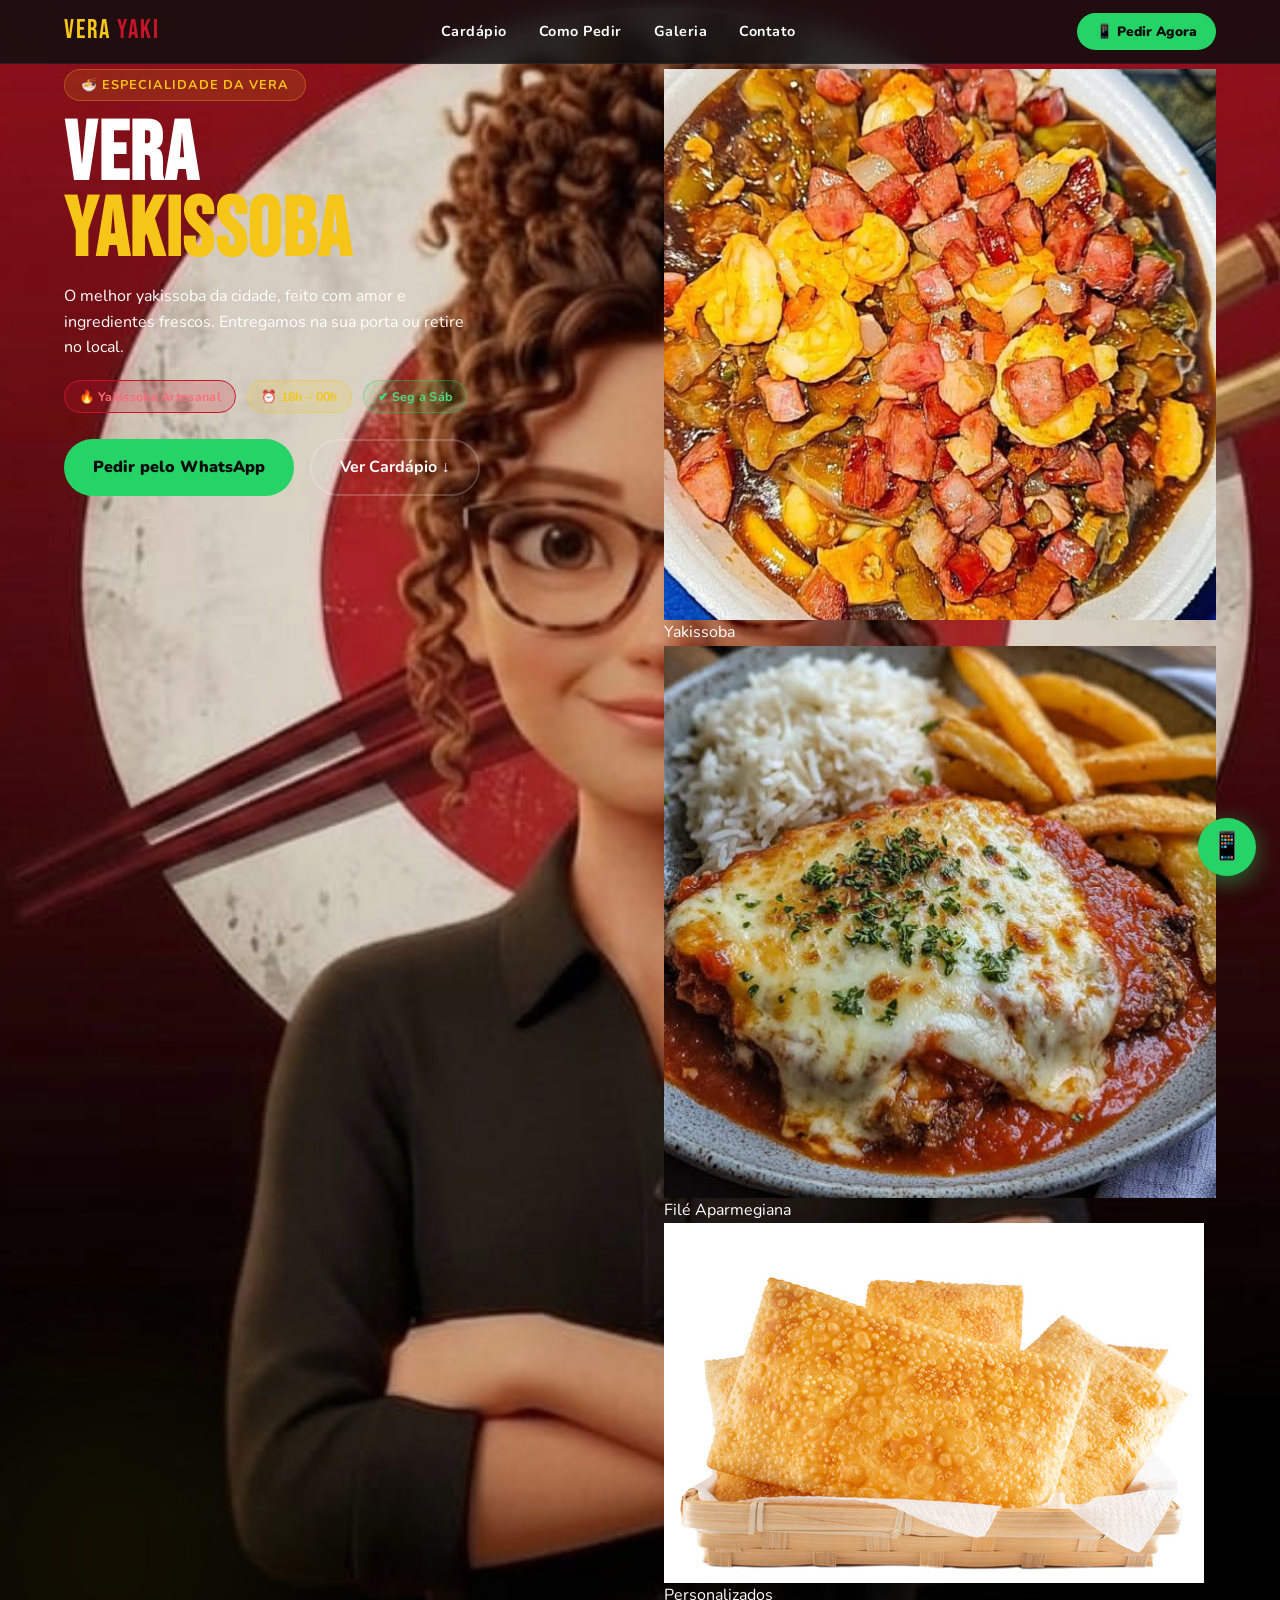
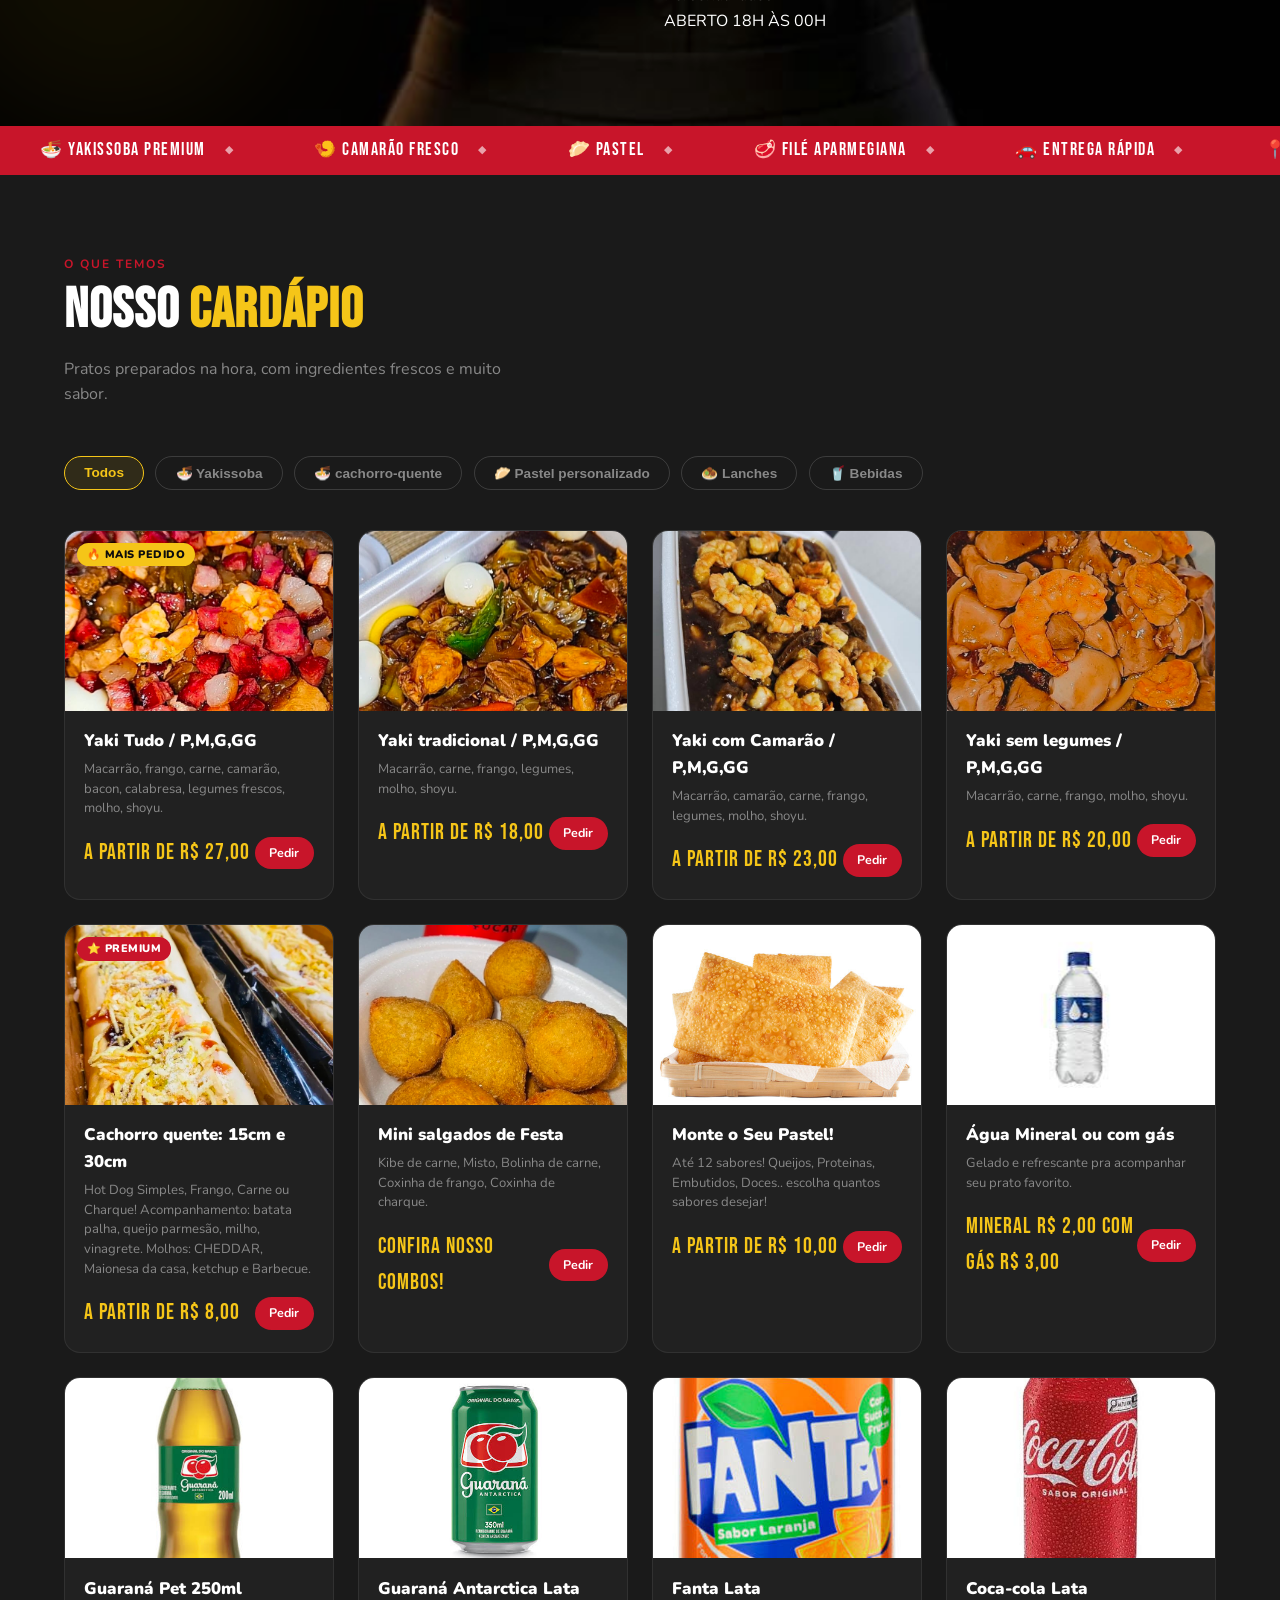
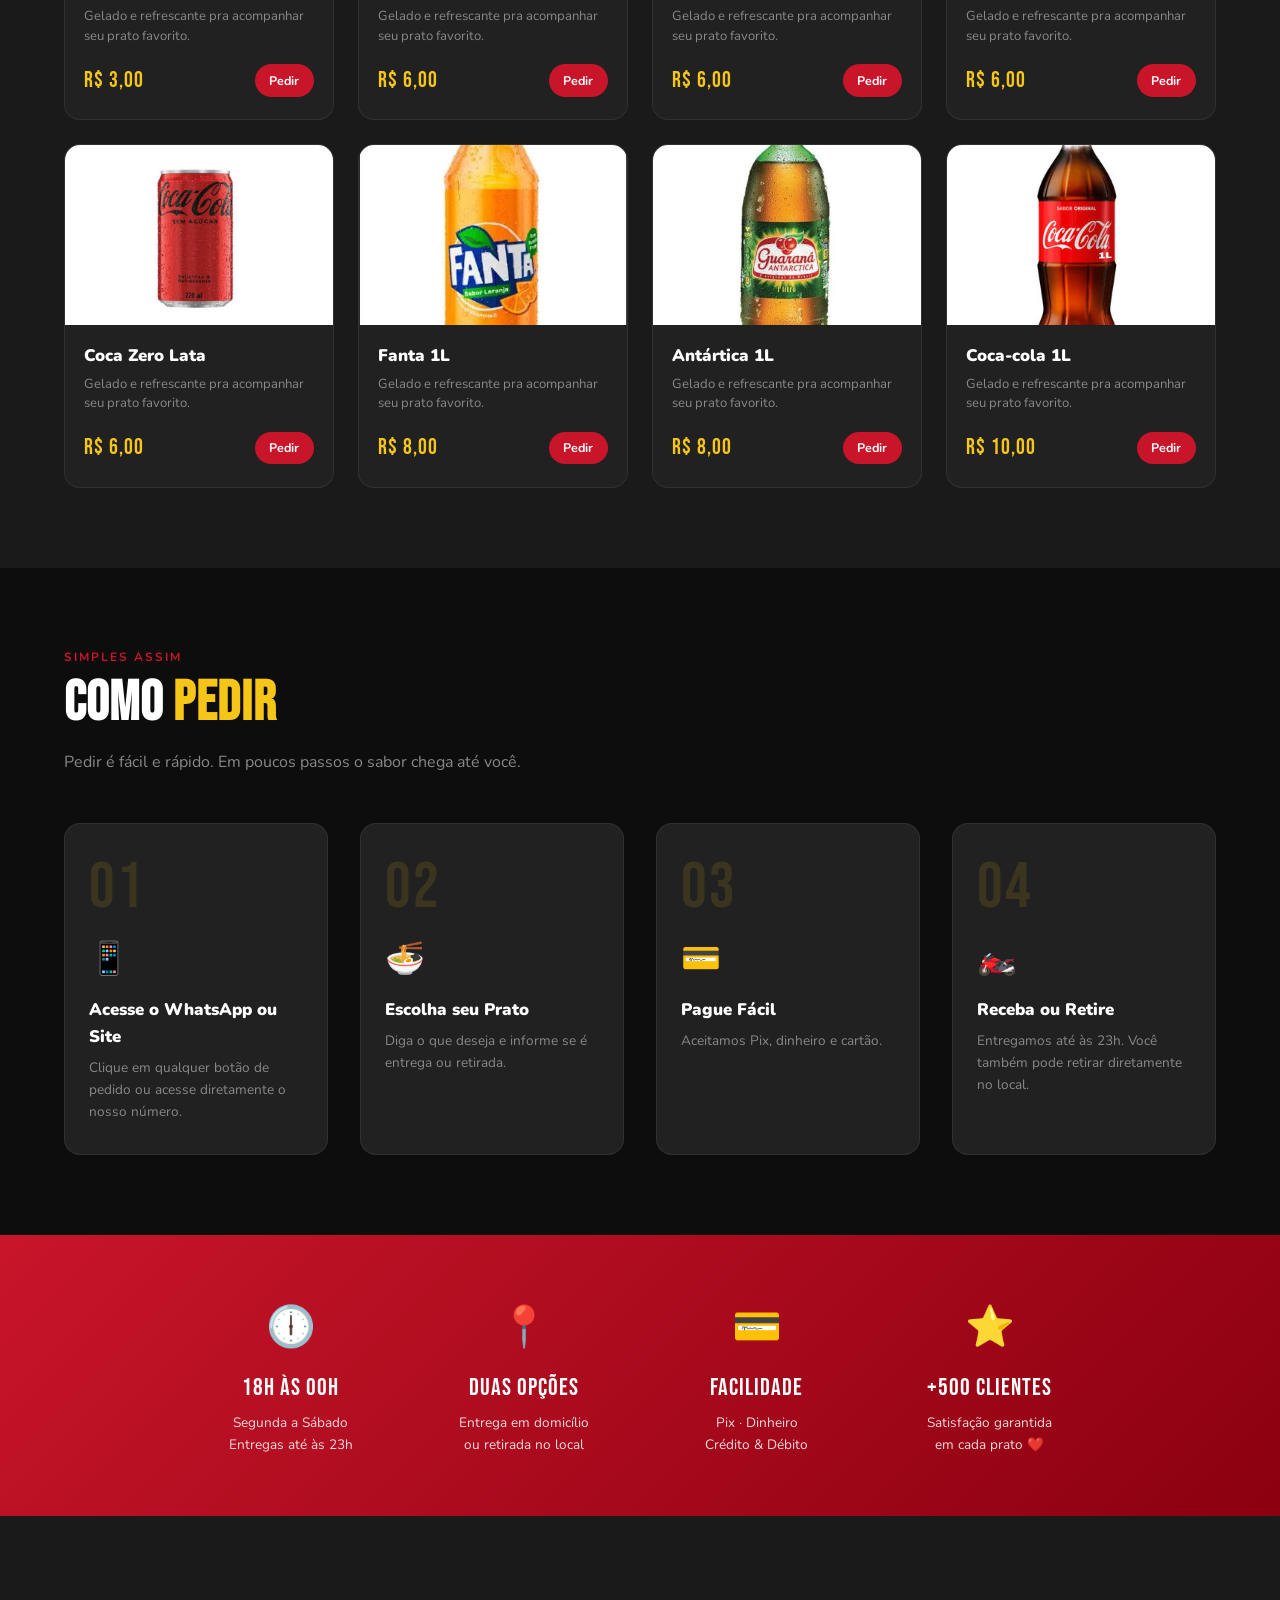
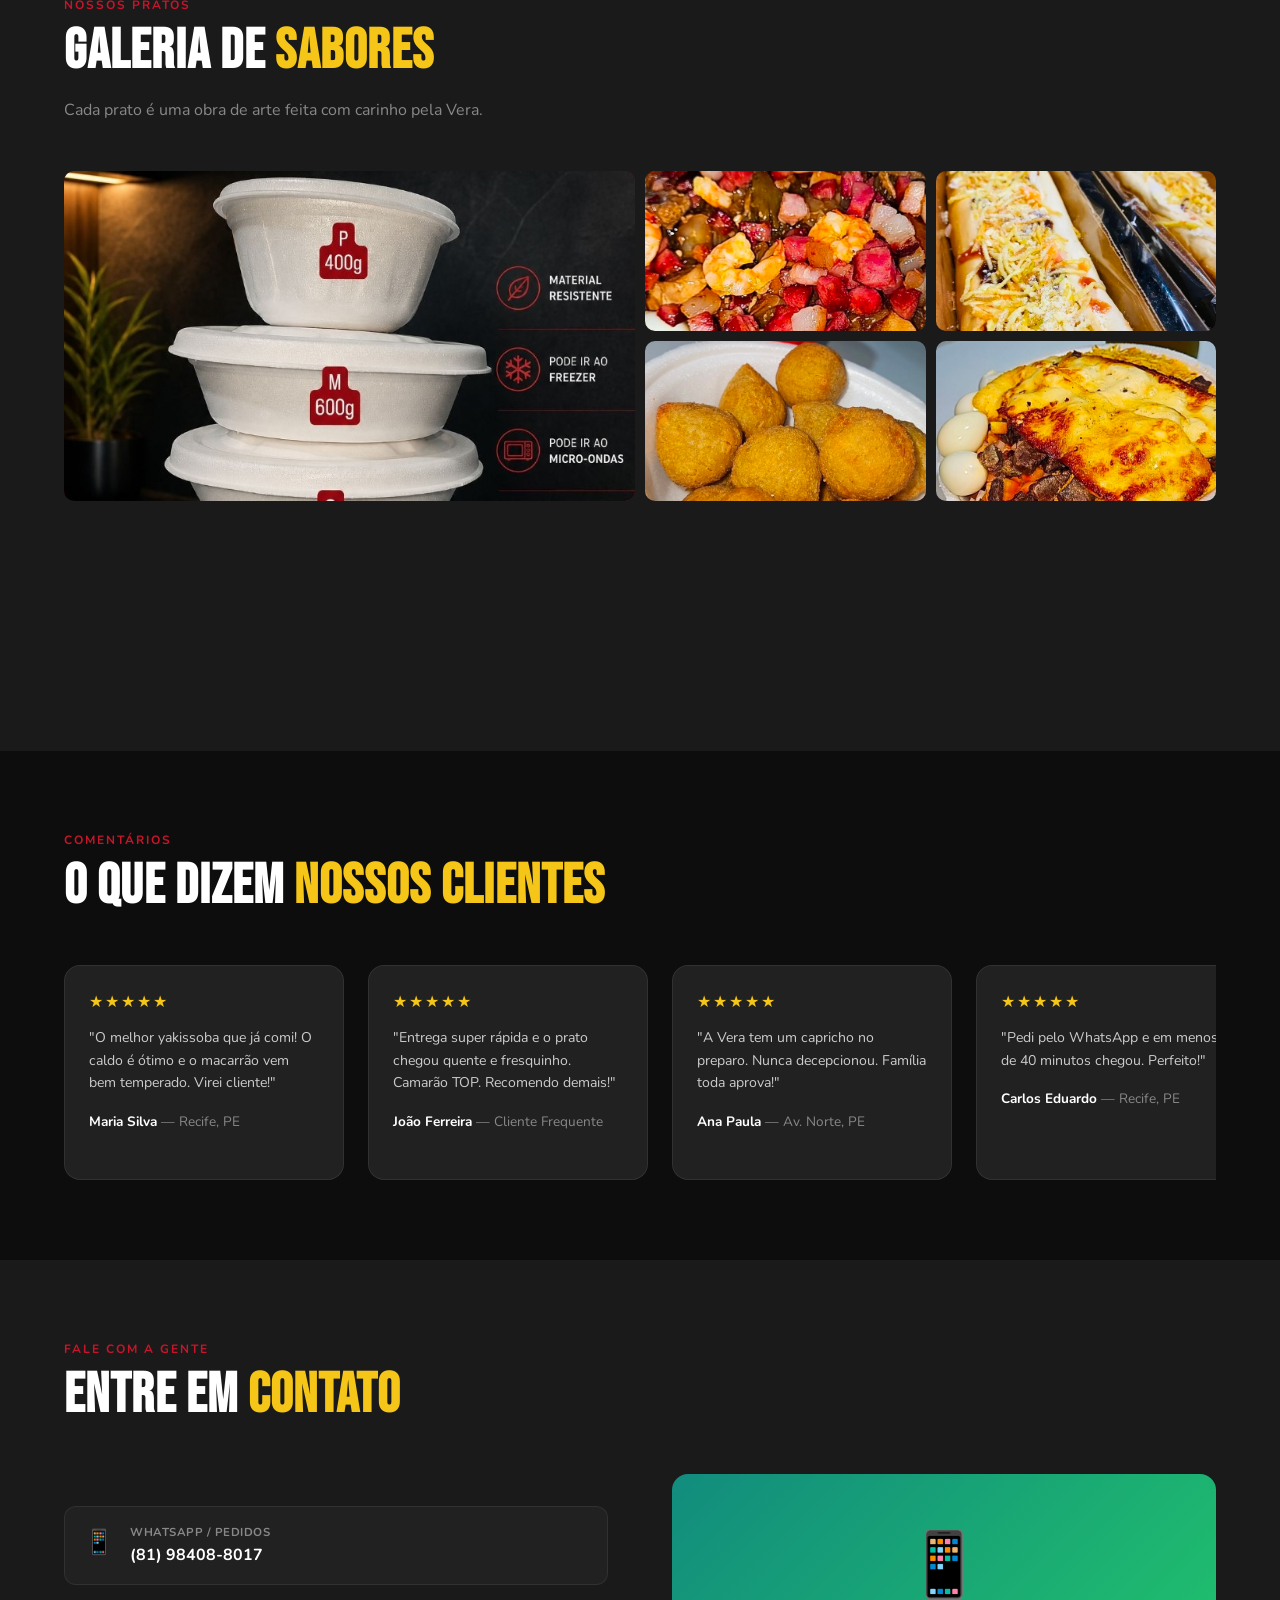
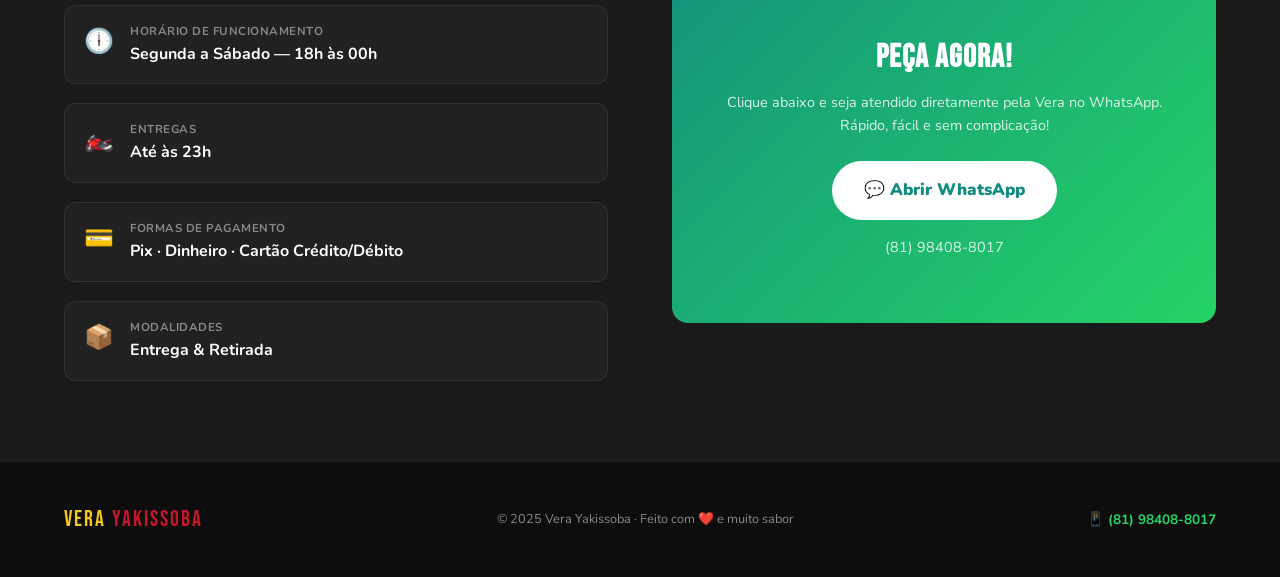
<file: SITEVERAYAKISOBA.html>
<!DOCTYPE html>
<html lang="pt-BR">
  <head>
    <meta charset="UTF-8" />
    <meta name="viewport" content="width=device-width, initial-scale=1.0"/>
    <title>Vera Yakissoba</title>
    <link rel="preconnect" href="https://fonts.googleapis.com"/>
    <link href="https://fonts.googleapis.com/css2?family=Bebas+Neue&family=Nunito:wght@400;600;700;900&display=swap" rel="stylesheet"/>
    <link rel="stylesheet" href="SITEVERACSS.css">
  </head>
  <body>

      <!-- LOADER -->
      <div id="loader">
        <div class="loader-logo">VERA <span>YAKISSOBA</span></div>
        <div class="loader-bar"><div class="loader-bar-fill"></div></div>
      </div>

      <!-- FLOATING WA -->
      <a class="float-wa" href="https://wa.me/5581984088017" target="_blank" title="Falar no WhatsApp">📱</a>

      <!-- NAV -->
      <nav id="nav">
          <div class="nav-brand">VERA <span>YAKI</span></div>
          <ul class="nav-links" id="navLinks">
            <li><a href="#menu">Cardápio</a></li>
            <li><a href="#como-pedir">Como Pedir</a></li>
            <li><a href="#galeria">Galeria</a></li>
            <li><a href="#contato">Contato</a></li>
          </ul>
        <a class="nav-cta" href="https://wa.me/5581984088017" target="_blank">
        📱 Pedir Agora
        </a>
        <div class="nav-hamburger" id="hamburger" onclick="toggleMenu()">
          <span></span><span></span><span></span>
        </div>
      </nav>

      <!-- HERO -->
      <section id="hero">
        <div class="hero-bg">
          <div class="orb orb1"></div>
          <div class="orb orb2"></div>
        </div>
        <div class="hero-inner">
          <div class="hero-text">
            <div class="hero-eyebrow">🍜 Especialidade da Vera</div>
              <h1 class="hero-title">
                <span class="line1">VERA</span>
                <span class="line2">YAKISSOBA</span>
              </h1>
              <p class="hero-sub">O melhor yakissoba da cidade, feito com amor e ingredientes frescos. Entregamos na sua porta ou retire no local.</p>
              <div class="hero-badges">
                <span class="badge badge-red">🔥 Yakissoba Artesanal</span>
                <span class="badge badge-gold">⏰ 18h – 00h</span>
                <span class="badge badge-green">✔ Seg a Sáb</span>
              </div>
              <div class="hero-actions">
                <a class="btn-primary" href="https://wa.me/5581984088017" target="_blank">
                  Pedir pelo WhatsApp
                </a>
                <a class="btn-secondary" href="#menu">Ver Cardápio ↓</a>
              </div>
          </div>
          <div class="hero-visual">
            <div class="dish-card dc1">
              <div class="menu-card-img-wrap" style="height:100%">
                <img src="YAKISOBA2.jpeg" alt="Yakisoba">
              </div>
              <div class="dish-card-label">Yakissoba</div>
            </div>
            <div class="dish-card dc2">
              <img src="aparmegiana.jpg" alt="aparmegiana">
              <div class="dish-card-label">Filé Aparmegiana</div>
            </div>
            <div class="dish-card dc3">
              <img src="pastel.jpg" alt="pasteis">
              <div class="dish-card-label">Personalizados</div>
            </div>
            <div class="hero-badge-float">
              <span class="big">ABERTO</span>
              <span class="small">18H ÀS 00H</span>
            </div>
          </div>
        </div>
      </section>

      <!-- TICKER -->
      <div class="ticker-wrap">
        <div class="ticker-track" id="tickerTrack">
          <span>🍜 Yakissoba Premium</span>
          <span>🍤 Camarão Fresco</span>
          <span>🥟 Pastel</span>
          <span>🥩 Filé Aparmegiana</span>
          <span>🚗 Entrega Rápida</span>
          <span>📍 Retirada no Local</span>
          <span>💳 Dinheiro, Pix & Cartão</span>
          <span>⭐ Melhor da Cidade</span>
          <span>🍜 Yakissoba Premium</span>
          <span>🍤 Camarão Fresco</span>
          <span>🥟 Pastel</span>
          <span>🥩 Filé Aparmegiana</span>
          <span>🏍️ Entrega Rápida</span>
          <span>📍 Retirada no Local</span>
          <span>💳 Dinheiro, Pix & Cartão</span>
          <span>⭐ Melhor da Cidade</span>
        </div>
      </div>

      <!-- MENU -->
      <section id="menu">
        <div class="section-header reveal">
          <p class="section-label">O que temos</p>
          <h2 class="section-title">Nosso <span>Cardápio</span></h2>
          <p class="section-sub">Pratos preparados na hora, com ingredientes frescos e muito sabor.</p>
        </div>
        <div class="menu-tabs reveal">
          <button class="tab active" onclick="filterMenu('todos', this)">Todos</button>
          <button class="tab" onclick="filterMenu('yaki', this)">🍜 Yakissoba</button>
          <button class="tab" onclick="filterMenu('dog', this)">🍜 cachorro-quente</button>
          <button class="tab" onclick="filterMenu('pastel', this)">🥟 Pastel personalizado</button>
          <button class="tab" onclick="filterMenu('lanches', this)">🧆 Lanches</button>
          <button class="tab" onclick="filterMenu('bebidas', this)">🥤 Bebidas</button>
        </div>
        <div class="menu-grid" id="menuGrid">
          <!-- Yakisoba TUDO-->
          <div class="menu-card reveal" data-cat="yaki">
            <span class="menu-card-badge">🔥 Mais Pedido</span>
              <div class="menu-card-img-wrap">
                <img src="yakitudo.jpeg" alt="Yakisoba">
                <div style="width:100%;height:180px;background:linear-gradient(135deg,#2d1000,#7a3015);display:flex;align-items:center;justify-content:center;font-size:4rem;">🍜</div>
              </div>
        
            <div class="menu-card-body" >
              <div class="menu-card-title">Yaki Tudo / P,M,G,GG</div>
              <div class="menu-card-desc">Macarrão, frango, carne, camarão, bacon, calabresa, legumes frescos, molho, shoyu.</div>
                <div class="menu-card-footer">
                  <span class="menu-card-price">A partir de R$ 27,00</span>
                  <a class="btn-pedido" href="https://wa.me/5581984088017?text=Quero%20pedir%20um%20Yaki%20Tudo!" target="_blank">Pedir</a>
                </div>
            </div>
          </div>

          <!--Yakisoba tradicional-->
          <div class="menu-card reveal" data-cat="yaki">
            <div class="menu-card-img-wrap">
              <img src="yakitradi.jpeg" alt="tradicional">
              <div style="width:100%;height:180px;background:linear-gradient(135deg,#1a0800,#5a2010);display:flex;align-items:center;justify-content:center;font-size:4rem;">🥩</div>
            </div>
            <div class="menu-card-body">
              <div class="menu-card-title">Yaki tradicional / P,M,G,GG</div>
              <div class="menu-card-desc">Macarrão, carne, frango, legumes, molho, shoyu.</div>
              <div class="menu-card-footer">
                <span class="menu-card-price">A partir de R$ 18,00</span>
                <a class="btn-pedido" href="https://wa.me/5581984088017?text=Quero%20pedir%20um%20Yakissoba%20de%20Tradicional!" target="_blank">Pedir</a>
              </div>
            </div>
          </div>
          <!--YAKI COM CAMARÃO-->
        <div class="menu-card reveal" data-cat="yaki">
          <div class="menu-card-img-wrap">
            <img src="YAKISOBAVERA.jpeg" alt="camarão">
              <div style="width:100%;height:180px;background:linear-gradient(135deg,#1a0800,#5a2010);display:flex;align-items:center;justify-content:center;font-size:4rem;">🥩</div>
          </div>
          <div class="menu-card-body">
            <div class="menu-card-title">Yaki com Camarão / P,M,G,GG</div>
            <div class="menu-card-desc">Macarrão, camarão, carne, frango, legumes, molho, shoyu.</div>
            <div class="menu-card-footer">
              <span class="menu-card-price">A partir de R$ 23,00</span>
              <a class="btn-pedido" href="https://wa.me/5581984088017?text=Quero%20pedir%20um%20Yakissoba%20com%20Camarão!" target="_blank">Pedir</a>
            </div>
          </div>
        </div>
          <!--YAKI SEM LEGUMES-->
        <div class="menu-card reveal" data-cat="yaki">
          <div class="menu-card-img-wrap">
            <img src="YAKISEMLEGUMES.jpeg" alt="sem legumes">
            <div style="width:100%;height:180px;background:linear-gradient(135deg,#1a0800,#5a2010);display:flex;align-items:center;justify-content:center;font-size:4rem;">🥩</div>
          </div>
          <div class="menu-card-body">
            <div class="menu-card-title">Yaki sem legumes / P,M,G,GG</div>
            <div class="menu-card-desc">Macarrão, carne, frango, molho, shoyu.</div>
            <div class="menu-card-footer">
              <span class="menu-card-price">A partir de R$ 20,00</span>
              <a class="btn-pedido" href="https://wa.me/5581984088017?text=Quero%20pedir%20um%20Yakissoba%20sem%20Legumes!" target="_blank">Pedir</a>
            </div>
          </div>
        </div>

          <!--HOTDOG-->
        <div class="menu-card reveal" data-cat="dog">
          <span class="menu-card-badge" style="background:var(--red);color:var(--white);">⭐ Premium</span>
          <div class="menu-card-img-wrap">
            <img src="VERADOG.jpeg" alt="cachorroquente">
              <div style="width:100%;height:180px;background:linear-gradient(135deg,#1a1000,#5a4000);display:flex;align-items:center;justify-content:center;font-size:4rem;">🧆</div>
          </div>
          <div class="menu-card-body">
            <div class="menu-card-title">Cachorro quente: 15cm e 30cm</div>
            <div class="menu-card-desc">Hot Dog Simples, Frango, Carne ou Charque! Acompanhamento: batata palha, queijo parmesão, milho, vinagrete. Molhos: CHEDDAR, Maionesa da casa, ketchup e Barbecue.</div>
            <div class="menu-card-footer">
              <span class="menu-card-price">A partir de R$ 8,00</span>
              <a class="btn-pedido" href="https://wa.me/5581984088017?text=Quero%20pedir%20Cachorro-quente!" target="_blank">Pedir</a>
            </div>
          </div>
        </div>

          <!--COXINHAS-->
        <div class="menu-card reveal" data-cat="lanches">
          <div class="menu-card-img-wrap">
            <img src="VERACOXINHAS.jpeg" alt="coxinhas">
              <div style="width:100%;height:180px;background:linear-gradient(135deg,#001a10,#005030);display:flex;align-items:center;justify-content:center;font-size:4rem;">🍤</div>
          </div>
          <div class="menu-card-body">
            <div class="menu-card-title">Mini salgados de Festa</div>
            <div class="menu-card-desc">Kibe de carne, Misto, Bolinha de carne, Coxinha de frango, Coxinha de charque.</div>
            <div class="menu-card-footer">
              <span class="menu-card-price">Confira nosso Combos!</span>
              <a class="btn-pedido" href="https://wa.me/5581984088017?text=Quero%20pedir%20Coxinhas!" target="_blank">Pedir</a>
            </div>
          </div>
        </div>

          <!--PASTEL-->
        <div class="menu-card reveal" data-cat="pastel">
          <div class="menu-card-img-wrap">
            <img src="pastel.jpg" alt="pastel">
              <div style="width:100%;height:180px;background:linear-gradient(135deg,#0a0020,#30106a);display:flex;align-items:center;justify-content:center;font-size:4rem;">🌊</div>
          </div>
          <div class="menu-card-body">
            <div class="menu-card-title">Monte o Seu Pastel!</div>
            <div class="menu-card-desc">Até 12 sabores! Queijos, Proteinas, Embutidos, Doces..  escolha quantos sabores desejar!</div>
            <div class="menu-card-footer">
              <span class="menu-card-price">A partir de R$ 10,00</span>
              <a class="btn-pedido" href="https://wa.me/5581984088017?text=Quero%20pedir%20um%20Pastel!" target="_blank">Pedir</a>
            </div>
          </div>
        </div>

        <!--BEBIDAS-->
        <div class="menu-card reveal" data-cat="bebidas">
          <div class="menu-card-img-wrap">
            <img src="VERAAGUA.jpg" alt="aguamineral">
              <div style="width:100%;height:180px;background:linear-gradient(135deg,#0a1520,#1a4060);display:flex;align-items:center;justify-content:center;font-size:4rem;">🥤</div>
          </div>
          <div class="menu-card-body">
            <div class="menu-card-title">Água Mineral ou com gás</div>
            <div class="menu-card-desc">Gelado e refrescante pra acompanhar seu prato favorito.</div>
            <div class="menu-card-footer">
              <span class="menu-card-price">Mineral R$ 2,00 com gás R$ 3,00</span>
              <a class="btn-pedido" href="https://wa.me/5581984088017?text=Quero%20pedir%20Agua!" target="_blank">Pedir</a>
            </div>
          </div>
        </div>

        <div class="menu-card reveal" data-cat="bebidas">
          <div class="menu-card-img-wrap">
            <img src="VERAGUARANA.jpg" alt="guaranapet">
              <div style="width:100%;height:180px;background:linear-gradient(135deg,#0a1520,#1a4060);display:flex;align-items:center;justify-content:center;font-size:4rem;">🥤</div>
          </div>
          <div class="menu-card-body">
            <div class="menu-card-title">Guaraná Pet 250ml</div>
            <div class="menu-card-desc">Gelado e refrescante pra acompanhar seu prato favorito.</div>
            <div class="menu-card-footer">
              <span class="menu-card-price">R$ 3,00</span>
              <a class="btn-pedido" href="https://wa.me/5581984088017?text=Quero%20pedir%20PetGuaraná!" target="_blank">Pedir</a>
            </div>
          </div>
        </div>
        
        <div class="menu-card reveal" data-cat="bebidas">
          <div class="menu-card-img-wrap">
            <img src="antarticalata.jpg" alt="antarticalata">
              <div style="width:100%;height:180px;background:linear-gradient(135deg,#0a1520,#1a4060);display:flex;align-items:center;justify-content:center;font-size:4rem;">🥤</div>
          </div>
          <div class="menu-card-body">
            <div class="menu-card-title">Guaraná Antarctica Lata</div>
            <div class="menu-card-desc">Gelado e refrescante pra acompanhar seu prato favorito.</div>
            <div class="menu-card-footer">
              <span class="menu-card-price">R$ 6,00</span>
              <a class="btn-pedido" href="https://wa.me/5581984088017?text=Quero%20pedir%20um%20Guaraná%20Lata!" target="_blank">Pedir</a>
            </div>
          </div>
        </div>

        <div class="menu-card reveal" data-cat="bebidas">
          <div class="menu-card-img-wrap">
            <img src="fantalata.jpg" alt="fantalata">
              <div style="width:100%;height:180px;background:linear-gradient(135deg,#0a1520,#1a4060);display:flex;align-items:center;justify-content:center;font-size:4rem;">🥤</div>
          </div>
          <div class="menu-card-body">
            <div class="menu-card-title">Fanta Lata</div>
            <div class="menu-card-desc">Gelado e refrescante pra acompanhar seu prato favorito.</div>
            <div class="menu-card-footer">
              <span class="menu-card-price">R$ 6,00</span>
              <a class="btn-pedido" href="https://wa.me/5581984088017?text=Quero%20pedir%20uma%20Fanta%20Lata!" target="_blank">Pedir</a>
            </div>
          </div>
        </div>

        <div class="menu-card reveal" data-cat="bebidas">
          <div class="menu-card-img-wrap">
            <img src="cocalata.jpg" alt="cocalata">
              <div style="width:100%;height:180px;background:linear-gradient(135deg,#0a1520,#1a4060);display:flex;align-items:center;justify-content:center;font-size:4rem;">🥤</div>
          </div>
          <div class="menu-card-body">
            <div class="menu-card-title">Coca-cola Lata</div>
            <div class="menu-card-desc">Gelado e refrescante pra acompanhar seu prato favorito.</div>
            <div class="menu-card-footer">
              <span class="menu-card-price">R$ 6,00</span>
              <a class="btn-pedido" href="https://wa.me/5581984088017?text=Quero%20pedir%20uma%20coca%20Lata!" target="_blank">Pedir</a>
            </div>
          </div>
        </div>

        <div class="menu-card reveal" data-cat="bebidas">
          <div class="menu-card-img-wrap">
            <img src="cocalatazero.jpg" alt="cocazero">
              <div style="width:100%;height:180px;background:linear-gradient(135deg,#0a1520,#1a4060);display:flex;align-items:center;justify-content:center;font-size:4rem;">🥤</div>
          </div>
          <div class="menu-card-body">
            <div class="menu-card-title">Coca Zero Lata</div>
            <div class="menu-card-desc">Gelado e refrescante pra acompanhar seu prato favorito.</div>
            <div class="menu-card-footer">
              <span class="menu-card-price">R$ 6,00</span>
              <a class="btn-pedido" href="https://wa.me/5581984088017?text=Quero%20pedir%20uma%20CocaZero%20Lata!" target="_blank">Pedir</a>
            </div>
          </div>
        </div>

        <div class="menu-card reveal" data-cat="bebidas">
          <div class="menu-card-img-wrap">
            <img src="fanta1l.jpg" alt="fanta1l">
              <div style="width:100%;height:180px;background:linear-gradient(135deg,#0a1520,#1a4060);display:flex;align-items:center;justify-content:center;font-size:4rem;">🥤</div>
          </div>
          <div class="menu-card-body">
            <div class="menu-card-title">Fanta 1L</div>
            <div class="menu-card-desc">Gelado e refrescante pra acompanhar seu prato favorito.</div>
            <div class="menu-card-footer">
              <span class="menu-card-price">R$ 8,00</span>
              <a class="btn-pedido" href="https://wa.me/5581984088017?text=Quero%20pedir%20uma%20Fanta%201L!" target="_blank">Pedir</a>
            </div>
          </div>
        </div>

        <div class="menu-card reveal" data-cat="bebidas">
          <div class="menu-card-img-wrap">
            <img src="antartica1l.jpg" alt="antartica1L">
              <div style="width:100%;height:180px;background:linear-gradient(135deg,#0a1520,#1a4060);display:flex;align-items:center;justify-content:center;font-size:4rem;">🥤</div>
          </div>
          <div class="menu-card-body">
            <div class="menu-card-title">Antártica 1L</div>
            <div class="menu-card-desc">Gelado e refrescante pra acompanhar seu prato favorito.</div>
            <div class="menu-card-footer">
              <span class="menu-card-price">R$ 8,00</span>
              <a class="btn-pedido" href="https://wa.me/5581984088017?text=Quero%20pedir%20uma%20antartica%201L!" target="_blank">Pedir</a>
            </div>
          </div>
        </div>

          <div class="menu-card reveal" data-cat="bebidas">
            <div class="menu-card-img-wrap">
              <img src="coca1l.jpg" alt="coca1l">
                <div style="width:100%;height:180px;background:linear-gradient(135deg,#0a1520,#1a4060);display:flex;align-items:center;justify-content:center;font-size:4rem;">🥤</div>
            </div>
            <div class="menu-card-body">
              <div class="menu-card-title">Coca-cola 1L</div>
              <div class="menu-card-desc">Gelado e refrescante pra acompanhar seu prato favorito.</div>
              <div class="menu-card-footer">
                <span class="menu-card-price">R$ 10,00</span>
                <a class="btn-pedido" href="https://wa.me/5581984088017?text=Quero%20pedir%20uma%20Coca%201L!" target="_blank">Pedir</a>
              </div>
            </div>
          </div>
        </div>

      </section>

      <!-- COMO PEDIR -->
      <section id="como-pedir">
        <div class="section-header reveal">
          <p class="section-label">Simples assim</p>
          <h2 class="section-title">Como <span>Pedir</span></h2>
          <p class="section-sub">Pedir é fácil e rápido. Em poucos passos o sabor chega até você.</p>
        </div>
        <div class="steps">
          <div class="step reveal">
            <div class="step-num">01</div>
            <div class="step-icon">📱</div>
            <div class="step-title">Acesse o WhatsApp ou Site</div>
            <div class="step-desc">Clique em qualquer botão de pedido ou acesse diretamente o nosso número.</div>
          </div>
          <div class="step reveal">
            <div class="step-num">02</div>
            <div class="step-icon">🍜</div>
            <div class="step-title">Escolha seu Prato</div>
            <div class="step-desc">Diga o que deseja e informe se é entrega ou retirada.</div>
          </div>
          <div class="step reveal">
            <div class="step-num">03</div>
            <div class="step-icon">💳</div>
            <div class="step-title">Pague Fácil</div>
            <div class="step-desc">Aceitamos Pix, dinheiro e cartão.</div>
          </div>
          <div class="step reveal">
            <div class="step-num">04</div>
            <div class="step-icon">🏍️</div>
            <div class="step-title">Receba ou Retire</div>
            <div class="step-desc">Entregamos até às 23h. Você também pode retirar diretamente no local.</div>
          </div>
        </div>
      </section>

      <!-- INFORMAÇÕES -->
      <div class="info-strip">
        <div class="info-strip-grid">
          <div class="info-item reveal">
            <div class="info-item-icon">🕕</div>
            <div class="info-item-title">18h às 00h</div>
            <div class="info-item-text">Segunda a Sábado<br>Entregas até às 23h</div>
          </div>
          <div class="info-item reveal">
            <div class="info-item-icon">📍</div>
            <div class="info-item-title">Duas Opções</div>
            <div class="info-item-text">Entrega em domicílio<br>ou retirada no local</div>
          </div>
          <div class="info-item reveal">
            <div class="info-item-icon">💳</div>
            <div class="info-item-title">Facilidade</div>
            <div class="info-item-text">Pix · Dinheiro<br>Crédito & Débito</div>
          </div>
          <div class="info-item reveal">
            <div class="info-item-icon">⭐</div>
            <div class="info-item-title">+500 Clientes</div>
            <div class="info-item-text">Satisfação garantida<br>em cada prato ❤️</div>
          </div>
        </div>
      </div>

      <!-- GALERIA -->
      <section id="galeria">
        <div class="section-header reveal">
          <p class="section-label">Nossos pratos</p>
          <h2 class="section-title">Galeria de <span>Sabores</span></h2>
          <p class="section-sub">Cada prato é uma obra de arte feita com carinho pela Vera.</p>
        </div>

        <div class="gallery-mosaic">
          <div class="gal-item gal-span2 gal-row2 reveal" onclick="openLightbox( 'embalagemvera.jpeg', 'Embalagens')">
            <div class="gal-placeholder" style="height:100%;background:linear-gradient(135deg,#2d0d0a,#7a2010);"><img src="embalagemvera.jpeg" alt="embalagem"></div>
          </div>

          <div class="gal-item reveal" onclick="openLightbox('yakitudo.jpeg', 'Yaki tudo')">
            <div class="gal-placeholder" style="height:100%;background:linear-gradient(135deg,#001a10,#005030);"><img src="yakitudo.jpeg" alt="yakitudo"></div>
          </div>

          <div class="gal-item reveal" onclick="openLightbox('VERADOG.jpeg', 'cachorro-quente')">
            <div class="gal-placeholder" style="height:100%;background:linear-gradient(135deg,#1a1000,#5a3500);"><img src="VERADOG.jpeg" alt="hotdog"></div>
          </div>

          <div class="gal-item reveal" onclick="openLightbox('VERACOXINHAS.jpeg', 'Coxinhas')">
            <div class="gal-placeholder" style="height:100%;background:linear-gradient(135deg,#200000,#6a1000);"><img src="VERACOXINHAS.jpeg" alt="coxinhas"></div>
          </div>

          <div class="gal-item reveal" onclick="openLightbox('arrumadinhonovo.jpeg', 'Arrumadinho')">
            <div class="gal-placeholder" style="height:100%;background:linear-gradient(135deg,#001520,#003a50);"><img src="arrumadinhonovo.jpeg" alt="arrumadinho"></div>
          </div>

          <div class="gal-item reveal" onclick="openLightbox('VERAAPARMEGIANA.jpeg', 'Apamergiana')">
            <div class="gal-placeholder" style="height:100%;background:linear-gradient(135deg,#1a1000,#604020);"><img src="VERAAPARMEGIANA.jpeg" alt="Aparmegiana"></div>
          </div>

          <div class="gal-item reveal" onclick="openLightbox('YAKISOBAVERA.jpeg', 'Yakisoba')">
            <div class="gal-placeholder" style="height:100%;background:linear-gradient(135deg,#001800,#005020);"><img src="YAKISOBAVERA.jpeg" alt="yakitradi"></div>
          </div>
          
        </div>
      </section> 

      <!-- CAIXA DE LUZ -->
      <div id="lightbox">
        <button id="lightbox-close" onclick="closeLightbox()">✕</button>
        <div id="lightbox-content" style="font-size:10rem;text-align:center;"></div>
      </div>

      <!-- TESTIMONIALS -->
      <section id="depoimentos">
        <div class="section-header reveal">
          <p class="section-label">Comentários</p>
          <h2 class="section-title">O que dizem <span>nossos clientes</span></h2>
        </div>
        <div class="testi-track-wrap">
          <div class="testi-track" id="testiTrack">
            <!-- set A -->
            <div class="testi-card">
              <div class="testi-stars">★★★★★</div>
              <p class="testi-text">"O melhor yakissoba que já comi! O caldo é ótimo e o macarrão vem bem temperado. Virei cliente!"</p>
              <div class="testi-author">Maria Silva <span>— Recife, PE</span></div>
            </div>
            <div class="testi-card">
              <div class="testi-stars">★★★★★</div>
              <p class="testi-text">"Entrega super rápida e o prato chegou quente e fresquinho. Camarão TOP. Recomendo demais!"</p>
              <div class="testi-author">João Ferreira <span>— Cliente Frequente</span></div>
            </div>
            <div class="testi-card">
              <div class="testi-stars">★★★★★</div>
              <p class="testi-text">"A Vera tem um capricho no preparo. Nunca decepcionou. Família toda aprova!"</p>
              <div class="testi-author">Ana Paula <span>— Av. Norte, PE</span></div>
            </div>
            <div class="testi-card">
              <div class="testi-stars">★★★★★</div>
              <p class="testi-text">"Pedi pelo WhatsApp e em menos de 40 minutos chegou. Perfeito!"</p>
            <div class="testi-author">Carlos Eduardo <span>— Recife, PE</span></div>
            </div>
            <div class="testi-card">
              <div class="testi-stars">★★★★★</div>
              <p class="testi-text">"Os pasteis são absurdamente bons. Peço toda semana. Muito obrigada, Vera!"</p>
              <div class="testi-author">Fernanda Gomes <span>— Cliente Fiel</span></div>
            </div>
            <div class="testi-card">
              <div class="testi-stars">★★★★★</div>
              <p class="testi-text">"Yakissoba Tudo é excepcional. Porção generosa e preço justo. Nota dez!"</p>
              <div class="testi-author">Roberto Alves <span>— Recife, PE</span></div>
            </div>
            <!-- duplicated for infinite loop -->
            <div class="testi-card">
              <div class="testi-stars">★★★★★</div>
              <p class="testi-text">"O melhor yakissoba que já comi! O caldo é ótimo e o macarrão vem bem temperado. Virei cliente fiel!"</p>
              <div class="testi-author">Maria Silva <span>— Recife, PE</span></div>
            </div>
            <div class="testi-card">
              <div class="testi-stars">★★★★★</div>
              <p class="testi-text">"Entrega super rápida e o prato chegou quente e fresquinho. Camarão impecável. Recomendo demais!"</p>
              <div class="testi-author">João Ferreira <span>— Cliente Frequente</span></div>
            </div>
            <div class="testi-card">
              <div class="testi-stars">★★★★★</div>
              <p class="testi-text">"A Vera tem um capricho único no preparo. Nunca decepcionou. Família toda aprova!"</p>
              <div class="testi-author">Ana Paula <span>— Av. Norte, PE</span></div>
            </div>
            <div class="testi-card">
              <div class="testi-stars">★★★★★</div>
              <p class="testi-text">"Pedi pelo WhatsApp e em menos de 40 minutos chegou. Perfeito!"</p>
              <div class="testi-author">Carlos Eduardo <span>— Recife, PE</span></div>
            </div>
            <div class="testi-card">
              <div class="testi-stars">★★★★★</div>
              <p class="testi-text">"Os pasteis são absurdamente bons. Peço toda semana. Muito obrigada, Vera!"</p>
              <div class="testi-author">Fernanda Gomes <span>— Cliente Fiel</span></div>
            </div>
            <div class="testi-card">
              <div class="testi-stars">★★★★★</div>
              <p class="testi-text">"Yakissoba Tudo é excepcional. Porção generosa e preço justo. Nota dez!"</p>
              <div class="testi-author">Roberto Alves <span>— Recife, PE</span></div>
            </div>
          </div>
        </div>
      </section>

        <!-- CONTATO -->
      <section id="contato">
        <div class="section-header reveal">
          <p class="section-label">Fale com a gente</p>
          <h2 class="section-title">Entre em <span>Contato</span></h2>
        </div>
        <div class="contact-grid">
        <div>
          <ul class="contact-info-list">
            <li>
              <span class="ci-icon">📱</span>
              <div class="ci-body">
                <div class="ci-label">WhatsApp / Pedidos</div>
                <div class="ci-value">(81) 98408-8017</div>
              </div>
            </li>
            <li>
              <span class="ci-icon">🕕</span>
              <div class="ci-body">
                <div class="ci-label">Horário de Funcionamento</div>
                <div class="ci-value">Segunda a Sábado — 18h às 00h</div>
              </div>
            </li>
            <li>
              <span class="ci-icon">🏍️</span>
              <div class="ci-body">
                <div class="ci-label">Entregas</div>
                <div class="ci-value">Até às 23h</div>
              </div>
            </li>
            <li>
              <span class="ci-icon">💳</span>
              <div class="ci-body">
                <div class="ci-label">Formas de Pagamento</div>
                <div class="ci-value">Pix · Dinheiro · Cartão Crédito/Débito</div>
              </div>
            </li>
            <li>
              <span class="ci-icon">📦</span>
              <div class="ci-body">
                <div class="ci-label">Modalidades</div>
                <div class="ci-value">Entrega & Retirada</div>
              </div>
            </li>
          </ul>
        </div>
        <div class="reveal">
          <div class="wa-card">
            <div class="wa-card-icon">📱</div>
            <h3>Peça Agora!</h3>
            <p>Clique abaixo e seja atendido diretamente pela Vera no WhatsApp. Rápido, fácil e sem complicação!</p>
            <a class="btn-wa-big" href="https://wa.me/5581984088017?text=Olá%20Vera!%20Quero%20fazer%20um%20pedido%20😊" target="_blank">
              💬 Abrir WhatsApp
            </a>
            <p class="wa-number">(81) 98408-8017</p>
          </div>
        </div>
        </div>
      </section>

      <!-- RODA PÉ -->
      <footer>
        <div class="footer-brand">VERA <span>YAKISSOBA</span></div>
        <p class="footer-note">© 2025 Vera Yakissoba · Feito com ❤️ e muito sabor</p>
        <a href="https://wa.me/5581984088017" target="_blank" style="font-size:.85rem;color:var(--green);font-weight:700;">
          📱 (81) 98408-8017
        </a>
      </footer>

      <script src="VERASITEJS.js"></script>
    

  </body>
</html>
</file>
<file: SITEVERACSS.css>
/* ── TOKENS ─────────────────────────────────────────── */
    :root {
      --red:    #C8152A;
      --gold:   #F5C518;
      --dark:   #0D0D0D;
      --char:   #1A1A1A;
      --card:   #212121;
      --muted:  #888;
      --white:  #FFFFFF;
      --green:  #25D366;
      --radius: 16px;
      --font-display: 'Bebas Neue', sans-serif;
      --font-body: 'Nunito', sans-serif;
    }

    /* ── RESET ──────────────────────────────────────────── */
    *, *::before, *::after { box-sizing: border-box; margin: 0; padding: 0; }
    html { scroll-behavior: smooth; }
    body {
      background: var(--dark);
      color: var(--white);
      font-family: var(--font-body);
      font-size: 16px;
      line-height: 1.6;
      overflow-x: hidden;
    }
    img { display: block; max-width: 100%; }
    a { text-decoration: none; color: inherit; }

    /* ── LOADER ─────────────────────────────────────────── */
    #loader {
      position: fixed; 
      inset: 0; 
      z-index: 9999;
      background: var(--dark);
      display: flex; 
      flex-direction: column;
      align-items: center; 
      justify-content: center;
      gap: 18px;
      transition: opacity .5s ease, visibility .5s ease;
    }
    #loader.hidden { opacity: 0; visibility: hidden; }
    .loader-logo {
      font-family: var(--font-display);
      font-size: clamp(2.5rem, 8vw, 5rem);
      letter-spacing: 4px;
      color: var(--gold);
      text-shadow: 0 0 40px rgba(245,197,24,.5);
    }
    .loader-logo span { color: var(--red); }
    .loader-bar {
      width: 200px; 
      height: 4px;
      background: #333; 
      border-radius: 999px; 
      overflow: hidden;
    }
    .loader-bar-fill {
      height: 100%; 
      width: 0;
      background: linear-gradient(90deg, var(--red), var(--gold));
      border-radius: 999px;
      animation: fillBar 1.8s ease forwards;
    }
    @keyframes fillBar { to { width: 100%; } }

    /* ── NAV ─────────────────────────────────────────────── */
    #nav {
      position: fixed; top: 0; left: 0; right: 0; z-index: 100;
      padding: 0 5vw;
      background: rgba(13, 13, 13, 0.226);
      backdrop-filter: blur(12px);
      -webkit-backdrop-filter: blur(12px);
      border-bottom: 1px solid rgba(255,255,255,.06);
      display: flex; 
      align-items: center; 
      justify-content: space-between;
      height: 64px;
      transition: background .3s;
    }
    .nav-brand {
      font-family: var(--font-display);
      font-size: 1.6rem;
      letter-spacing: 2px;
      color: var(--gold);
    }
    .nav-brand span { color: var(--red); }
    .nav-links {
      display: flex; 
      gap: 2rem; 
      list-style: none;
      font-weight: 700; 
      font-size: .9rem; 
      letter-spacing: .5px;
    }
    .nav-links a { 
      transition: color .2s; 
    }
    .nav-links a:hover { 
      color: var(--gold); 
    }
    .nav-cta {
      background: var(--green);
      color: var(--dark);
      padding: .45rem 1.2rem;
      border-radius: 999px;
      font-weight: 900;
      font-size: .85rem;
      display: flex; 
      align-items: center; 
      gap: .5rem;
      transition: transform .2s, box-shadow .2s;
    }
    .nav-cta:hover { 
      transform: translateY(-2px); 
      box-shadow: 0 6px 20px rgba(37,211,102,.35); 
    }
    .nav-hamburger { 
      display: none; 
      flex-direction: column; 
      gap: 5px; 
      cursor: pointer; 
    }
    .nav-hamburger span { display: block; width: 26px; height: 2px; background: var(--white); border-radius: 2px; transition: .3s; }

    /* ── HERO ─────────────────────────────────────────────── */
/* ── HERO ─────────────────────────────────────────────── */
#hero {
  min-height: 100vh;
  display: grid; place-items: center;
  padding: 100px 5vw 60px;
  position: relative; 
  overflow: hidden;
}

.hero-bg {
  position: absolute; 
  inset: 0;
  background-image: url(imagens/VERAOFICIALFUNDO.jpg);
  background-position: center;
  background-repeat: no-repeat;
  background-size: cover;
  opacity: 0.9;
  z-index: 0;
}

.orb {
  position: absolute;
  border-radius: 50%;
  filter: blur(80px);
  animation: drift 8s ease-in-out infinite alternate;
  z-index: 0;
}
.orb1 { width: 500px; height: 500px; background: rgba(200,21,42,.12); top: -10%; right: -5%; }
.orb2 { width: 350px; height: 350px; background: rgba(245,197,24,.08); bottom: 0; left: -5%; animation-delay: -3s; }
@keyframes drift { to { transform: translate(30px, -20px) scale(1.05); } }

.hero-inner {
  position: relative;
  top: -2%; 
  z-index: 1;
  display: grid; 
  grid-template-columns: 1fr 1fr; 
  gap: 3rem;
  align-items: start;             /* muda de center pra start */
  max-width: 1300px; 
  width: 100%;
  height: 100%;
}

/* ===== Texto empurrado pro topo ===== */
.hero-text {
  align-self: start;
  padding-top: 0;                 /* fica colado no topo da hero-inner */
}

.hero-eyebrow {
  display: inline-flex; 
  align-items: center; 
  gap: .5rem;
  background: rgba(245,197,24,.12);
  border: 1px solid rgba(245,197,24,.3);
  border-radius: 999px;
  padding: .3rem 1rem;
  font-size: .8rem; 
  font-weight: 700; 
  letter-spacing: 1px;
  color: var(--gold); 
  margin-bottom: 1rem;
  text-transform: uppercase;
}
.hero-title {
  font-family: var(--font-display);
  font-size: clamp(3rem, 6.5vw, 5.6rem);   /* um pouco menor que o original pra abrir espaço */
  line-height: .92;
  letter-spacing: 1.5px;
}
.hero-title .line1 { display: block; color: var(--white); }
.hero-title .line2 { display: block; color: var(--gold); }
.hero-sub {
  margin-top: .9rem;
  color: var(--white); font-size: 1rem;
  max-width: 400px;
}
.hero-badges { display: flex; gap: .7rem; flex-wrap: wrap; margin-top: 1.2rem; }
.badge {
  display: inline-flex; align-items: center; gap: .4rem;
  padding: .35rem .85rem;
  border-radius: 999px; font-size: .78rem; font-weight: 700;
  letter-spacing: .3px;
}
.badge-red { background: rgba(200,21,42,.2); border: 1px solid var(--red); color: #ff6b7a; }
.badge-gold { background: rgba(245,197,24,.15); border: 1px solid rgba(245,197,24,.4); color: var(--gold); }
.badge-green { background: rgba(37,211,102,.12); border: 1px solid rgba(37,211,102,.4); color: #4ade80; }

.hero-actions { display: flex; gap: 1rem; margin-top: 1.6rem; flex-wrap: wrap; }
.btn-primary {
  display: inline-flex; align-items: center; gap: .6rem;
  background: var(--green); color: var(--dark);
  padding: .85rem 1.8rem; border-radius: 999px;
  font-weight: 900; font-size: 1rem;
  transition: transform .2s, box-shadow .2s;
}
.btn-primary:hover { transform: translateY(-3px); box-shadow: 0 10px 30px rgba(37,211,102,.4); }
.btn-secondary {
  display: inline-flex; align-items: center; gap: .6rem;
  border: 2px solid rgba(255,255,255,.2);
  color: var(--white);
  padding: .85rem 1.8rem; border-radius: 999px;
  font-weight: 700; font-size: 1rem;
  transition: border-color .2s, background .2s;
}
.btn-secondary:hover { border-color: var(--gold); background: rgba(245,197,24,.07); }

/* ===== Carrossel circular flutuante sobre a imagem de fundo ===== */
/* ===== Carrossel Coverflow — sobre a boneca na cintura ===== */
.food-carousel {
  position: absolute;
  left: 50%;                 /* mesmo ponto usado antes; ajuste conforme o fundo */
  top: 85%;
  transform: translate(-50%, -50%);
  width: 480px;
  height: 200px;
  z-index: 2;
  display: flex;
  align-items: center;
  justify-content: center;
}

.food-track {
  position: relative;
  width: 100%;
  height: 100%;
}

.food-item {
  position: absolute;
  top: 50%;
  left: 50%;
  width: 110px;
  height: 150px;
  border-radius: 14px;
  overflow: hidden;
  box-shadow: 0 18px 40px rgba(0,0,0,.45);
  transition: transform .5s cubic-bezier(.25,.8,.3,1), opacity .5s ease, z-index 0s;
  opacity: 0;
  pointer-events: none;
}
.food-item img { width: 100%; height: 100%; object-fit: cover; display: block; }
.food-item-num {
  position: absolute;
  bottom: 6px; right: 8px;
  font-family: var(--font-display);
  font-size: 1rem;
  color: var(--white);
  text-shadow: 0 2px 6px rgba(0,0,0,.7);
}

/* posições relativas ao centro (translateX é o deslocamento a partir do meio) */
.food-item.active {
  transform: translate(-50%, -50%) scale(1.25);
  opacity: 1;
  z-index: 30;
  pointer-events: auto;
}
.food-item.left {
  transform: translate(calc(-50% - 130px), -50%) scale(.85);
  opacity: .6;
  z-index: 20;
}
.food-item.right {
  transform: translate(calc(-50% + 130px), -50%) scale(.85);
  opacity: .6;
  z-index: 20;
}
.food-item.left2 {
  transform: translate(calc(-50% - 220px), -50%) scale(.65);
  opacity: .25;
  z-index: 10;
}
.food-item.right2 {
  transform: translate(calc(-50% + 220px), -50%) scale(.65);
  opacity: .25;
  z-index: 10;
}
/* itens fora do alcance visível ficam escondidos */
.food-item.hidden-slide {
  opacity: 0;
  pointer-events: none;
}

/* setas de navegação */
.food-nav {
  position: absolute;
  top: 50%;
  transform: translateY(-50%);
  width: 34px; height: 34px;
  border-radius: 50%;
  background: rgba(255,255,255,.9);
  border: none;
  color: var(--dark);
  font-size: 1rem;
  font-weight: 900;
  cursor: pointer;
  z-index: 40;
  display: flex; align-items: center; justify-content: center;
  transition: background .2s, transform .2s;
}
.food-nav:hover { background: var(--gold); transform: translateY(-50%) scale(1.1); }
.food-prev { left: -10px; }
.food-next { right: -10px; }

/* ===== Responsivo ===== */
@media (max-width: 1024px) {
  .food-carousel { left: 50%; top: 85%; width: 360px; height: 160px; }
  .food-item { width: 82px; height: 112px; }
  .food-item.left  { transform: translate(calc(-50% - 95px), -50%) scale(.85); }
  .food-item.right { transform: translate(calc(-50% + 95px), -50%) scale(.85); }
  .food-item.left2  { transform: translate(calc(-50% - 165px), -50%) scale(.65); }
  .food-item.right2 { transform: translate(calc(-50% + 165px), -50%) scale(.65); }
}

@media (max-width: 600px) {
  .food-carousel { width: 280px; height: 130px; top: 83%; }
  .food-item { width: 64px; height: 88px; border-radius: 10px; }
  .food-item.left  { transform: translate(calc(-50% - 70px), -50%) scale(.82); }
  .food-item.right { transform: translate(calc(-50% + 70px), -50%) scale(.82); }
  .food-item.left2, .food-item.right2 { opacity: 0; } /* esconde extremos em telas pequenas */
  .food-nav { width: 28px; height: 28px; font-size: .85rem; }
  .food-prev { left: -6px; }
  .food-next { right: -6px; }
}
    /* ── TICKER ─────────────────────────────────────────── */
    .ticker-wrap {
      background: var(--red);
      padding: .65rem 0;
      overflow: hidden; 
      position: relative;
    }
    .ticker-track {
      display: flex; gap: 0;
      animation: ticker 18s linear infinite;
      white-space: nowrap;
    }
    .ticker-track span {
      padding: 0 2.5rem;
      font-family: var(--font-display);
      font-size: 1.1rem; letter-spacing: 1.5px;
      display: flex; align-items: center; gap: 1.2rem;
    }
    .ticker-track span::after { content: '◆'; font-size: .7rem; opacity: .6; }
    @keyframes ticker { from { transform: translateX(0); } to { transform: translateX(-50%); } }

    /* ── SECTION SHARED ─────────────────────────────────── */
    section { padding: 80px 5vw; }
    .section-label {
      font-size: .75rem; font-weight: 700; letter-spacing: 2px;
      text-transform: uppercase; color: var(--red);
      margin-bottom: .5rem;
    }
    .section-title {
      font-family: var(--font-display);
      font-size: clamp(2rem, 5vw, 3.5rem);
      letter-spacing: 1px; line-height: 1.05;
      margin-bottom: 1rem;
    }
    .section-title span { color: var(--gold); }
    .section-sub { color: var(--muted); max-width: 480px; }
    .section-header { margin-bottom: 3rem; }

    /* ── MENU ─────────────────────────────────────────────── */
    #menu { background: var(--char); }
    .menu-tabs {
      display: flex; gap: .7rem; flex-wrap: wrap; margin-bottom: 2.5rem;
    }
    .tab {
      padding: .5rem 1.2rem;
      border-radius: 999px;
      font-weight: 700; font-size: .85rem;
      border: 1.5px solid rgba(255,255,255,.15);
      background: transparent; color: var(--muted);
      cursor: pointer; transition: all .2s;
    }
    .tab.active, .tab:hover {
      border-color: var(--gold);
      color: var(--gold);
      background: rgba(245,197,24,.1);
    }
    .menu-grid {
      display: grid;
      grid-template-columns: repeat(auto-fill, minmax(260px, 1fr));
      gap: 1.5rem;
    }
    .menu-card {
      background: var(--card);
      border: 1px solid rgba(255,255,255,.07);
      border-radius: var(--radius);
      overflow: hidden;
      transition: transform .25s ease, box-shadow .25s ease;
      cursor: pointer;
      position: relative;
    }
    .menu-card:hover {
      transform: translateY(-6px);
      box-shadow: 0 20px 50px rgba(0,0,0,.5);
    }
    .menu-card-img {
      width: 100%; height: 180px; object-fit: cover;
      background: #2a2a2a;
      display: flex; align-items: center; justify-content: center;
      font-size: 3rem;
      transition: transform .4s ease;
    }
    .menu-card:hover .menu-card-img img { transform: scale(1.08); }
    .menu-card-img-wrap { overflow: hidden; height: 180px; }
    .menu-card-img-wrap img { width: 100%; height: 100%; object-fit: cover; transition: transform .4s ease; }
    .menu-card:hover .menu-card-img-wrap img { transform: scale(1.08); }
    .menu-card-body { padding: 1.1rem 1.2rem 1.3rem; }
    .menu-card-title { font-weight: 900; font-size: 1.05rem; margin-bottom: .3rem; }
    .menu-card-desc { font-size: .82rem; color: var(--muted); line-height: 1.5; }
    .menu-card-footer {
      display: flex; align-items: center; justify-content: space-between;
      margin-top: 1rem;
    }
    .menu-card-price {
      font-family: var(--font-display);
      font-size: 1.4rem; color: var(--gold);
      letter-spacing: 1px;
    }
    .btn-pedido {
      background: var(--red);
      color: var(--white);
      padding: .4rem .9rem;
      border-radius: 999px;
      font-size: .78rem; font-weight: 700;
      transition: background .2s, transform .2s;
    }
    .btn-pedido:hover { background: #a01020; transform: scale(1.05); }
    .menu-card-badge {
      position: absolute; top: 12px; left: 12px;
      background: var(--gold); color: var(--dark);
      font-size: .68rem; font-weight: 900;
      padding: .2rem .6rem; border-radius: 999px;
      text-transform: uppercase; letter-spacing: .5px;
    }
    .hidden-card { display: none; }

    /* ── HOW IT WORKS ─────────────────────────────────────── */
    #como-pedir { background: var(--dark); }
    .steps { display: grid; grid-template-columns: repeat(auto-fit, minmax(220px, 1fr)); gap: 2rem; }
    .step {
      background: var(--card);
      border: 1px solid rgba(255,255,255,.07);
      border-radius: var(--radius);
      padding: 2rem 1.5rem;
      position: relative;
      transition: border-color .25s;
    }
    .step:hover { border-color: rgba(245,197,24,.3); }
    .step-num {
      font-family: var(--font-display);
      font-size: 4rem; color: rgba(245,197,24,.12);
      line-height: 1; margin-bottom: .8rem;
      letter-spacing: 2px;
    }
    .step-icon {
      font-size: 2rem; margin-bottom: .8rem;
    }
    .step-title { font-weight: 900; font-size: 1.05rem; margin-bottom: .4rem; }
    .step-desc { font-size: .85rem; color: var(--muted); }

    /* ── INFO STRIP ──────────────────────────────────────── */
    .info-strip {
      background: linear-gradient(135deg, var(--red) 0%, #8b0010 100%);
      padding: 60px 5vw;
    }
    .info-strip-grid {
      display: grid; grid-template-columns: repeat(auto-fit, minmax(200px, 1fr));
      gap: 2rem; max-width: 900px; margin: 0 auto; text-align: center;
    }
    .info-item 
    .info-item-icon { 
      font-size: 2.5rem; 
      margin-bottom: .6rem; 
    }
    .info-item-title {
      font-family: var(--font-display);
      font-size: 1.5rem; 
      letter-spacing: 1px; 
      margin-bottom: .3rem;
    }
    .info-item-text { font-size: .85rem; opacity: .85; }

    /* ── GALLERY ─────────────────────────────────────────── */
    #galeria { background: var(--char); }
    .gallery-mosaic {
      display: grid;
      grid-template-columns: repeat(4, 1fr);
      grid-template-rows: repeat(3, 160px);
      gap: 10px;
    }
    .gal-item {
      border-radius: 10px; overflow: hidden;
      background: #2a2a2a;
      cursor: pointer; position: relative;
    }
    .gal-item img { width: 100%; height: 100%; object-fit: cover; transition: transform .4s ease, filter .4s; }
    .gal-item:hover img { transform: scale(1.1); filter: brightness(1.1); }
    .gal-item::after {
      content: '🔍';
      position: absolute; inset: 0;
      display: flex; align-items: center; justify-content: center;
      font-size: 2rem;
      opacity: 0; transition: opacity .3s;
      background: rgba(0,0,0,.3);
    }
    .gal-item:hover::after { opacity: 1; }
    .gal-span2 { grid-column: span 2; }
    .gal-row2 { grid-row: span 2; }
    /* emoji placeholders when no real imgs */
    .gal-placeholder { display: flex; align-items: center; justify-content: center; font-size: 4rem; }
    

    /* ── LIGHTBOX ─────────────────────────────────────────── */
    #lightbox {
      display: none; position: fixed; inset: 0; z-index: 2000;
      background: rgba(0,0,0,.92);
      align-items: center; justify-content: center;
    }
    #lightbox.open { display: flex; }
    #lightbox img { max-width: 90vw; max-height: 85vh; border-radius: 12px; }
    #lightbox-close {
      position: absolute; top: 20px; right: 24px;
      font-size: 2.5rem; cursor: pointer; color: var(--white);
      background: none; border: none;
      transition: color .2s;
    }
    #lightbox-close:hover { color: var(--red); }

    /* ── TESTIMONIALS ─────────────────────────────────────── */
    #depoimentos { background: var(--dark); }
    .testi-track-wrap { overflow: hidden; position: relative; }
    .testi-track {
      display: flex; gap: 1.5rem;
      animation: scrollTestis 30s linear infinite;
      width: max-content;
    }
    .testi-track:hover { animation-play-state: paused; }
    @keyframes scrollTestis { to { transform: translateX(-50%); } }
    .testi-card {
      background: var(--card);
      border: 1px solid rgba(255,255,255,.07);
      border-radius: var(--radius);
      padding: 1.5rem;
      width: 280px; flex-shrink: 0;
    }
    .testi-stars { color: var(--gold); font-size: 1rem; margin-bottom: .7rem; letter-spacing: 2px; }
    .testi-text { font-size: .88rem; color: #ccc; line-height: 1.6; margin-bottom: 1rem; }
    .testi-author { font-weight: 700; font-size: .85rem; }
    .testi-author span { color: var(--muted); font-weight: 400; }

    /* ── CONTACT / FOOTER ─────────────────────────────────── */
    #contato { background: var(--char); }
    .contact-grid {
      display: grid; grid-template-columns: 1fr 1fr; gap: 4rem;
      align-items: start;
    }
    .contact-info-list { list-style: none; display: flex; flex-direction: column; gap: 1.2rem; margin-top: 2rem; }
    .contact-info-list li {
      display: flex; align-items: flex-start; gap: 1rem;
      background: var(--card); border: 1px solid rgba(255,255,255,.07);
      border-radius: 12px; padding: 1rem 1.2rem;
    }
    .ci-icon { font-size: 1.5rem; flex-shrink: 0; }
    .ci-label { font-size: .72rem; color: var(--muted); font-weight: 700; letter-spacing: .5px; text-transform: uppercase; }
    .ci-value { font-weight: 700; margin-top: .1rem; }
    /* WhatsApp CTA card */
    .wa-card {
      background: linear-gradient(135deg, #128C7E, #25D366);
      border-radius: var(--radius);
      padding: 2.5rem 2rem;
      text-align: center;
    }
    .wa-card-icon { font-size: 4rem; margin-bottom: 1rem; }
    .wa-card h3 {
      font-family: var(--font-display);
      font-size: 2rem; letter-spacing: 1px; margin-bottom: .5rem; color: var(--white);
    }
    .wa-card p { color: rgba(255,255,255,.85); font-size: .9rem; margin-bottom: 1.5rem; }
    .btn-wa-big {
      display: inline-flex; align-items: center; gap: .7rem;
      background: var(--white); color: #128C7E;
      padding: 1rem 2rem; border-radius: 999px;
      font-weight: 900; font-size: 1.05rem;
      transition: transform .2s, box-shadow .2s;
    }
    .btn-wa-big:hover { transform: translateY(-3px); box-shadow: 0 10px 30px rgba(0,0,0,.25); }
    .wa-number { margin-top: 1rem; font-size: .85rem; color: rgba(255,255,255,.7); }

    /* footer */
    footer {
      background: var(--dark);
      padding: 2.5rem 5vw;
      display: flex; align-items: center; justify-content: space-between;
      flex-wrap: wrap; gap: 1rem;
      border-top: 1px solid rgba(255,255,255,.07);
    }
    .footer-brand {
      font-family: var(--font-display);
      font-size: 1.4rem; color: var(--gold); letter-spacing: 2px;
    }
    .footer-brand span { color: var(--red); }
    .footer-note { font-size: .8rem; color: var(--muted); }

    /* ── FLOATING WA ─────────────────────────────────────── */
    .float-wa {
      position: fixed; bottom: 24px; right: 24px; z-index: 500;
      background: var(--green); color: var(--dark);
      width: 58px; height: 58px; border-radius: 50%;
      display: flex; align-items: center; justify-content: center;
      font-size: 1.7rem;
      box-shadow: 0 6px 24px rgba(37,211,102,.5);
      transition: transform .2s;
      animation: waPulse 3s ease-in-out infinite;
    }
    .float-wa:hover { transform: scale(1.12); }
    @keyframes waPulse {
      0%, 100% { box-shadow: 0 6px 24px rgba(37,211,102,.5); }
      50% { box-shadow: 0 6px 40px rgba(37,211,102,.8); }
    }

    /* ── SCROLL REVEAL ──────────────────────────────────── */
    .reveal { opacity: 0; transform: translateY(30px); transition: opacity .6s ease, transform .6s ease; }
    .reveal.visible { opacity: 1; transform: translateY(0); }

    /* ── MOBILE MENU ─────────────────────────────────────── */
    @media (max-width: 768px) {
      .nav-links { display: none; flex-direction: column; gap: 1.2rem;
        position: absolute; top: 64px; left: 0; right: 0;
        background: rgba(13,13,13,.97);
        padding: 1.5rem 5vw; border-bottom: 1px solid rgba(255,255,255,.07);
      }
      .nav-links.open { display: flex; }
      .nav-hamburger { display: flex; }
      .nav-cta { display: none; }
      .hero-inner { grid-template-columns: 1fr; }
      .hero-visual { display: none; }
      .gallery-mosaic { grid-template-columns: repeat(2, 1fr); grid-template-rows: auto; }
      .gal-span2 { grid-column: span 1; }
      .gal-row2 { grid-row: span 1; }
      .contact-grid { grid-template-columns: 1fr; }
    }

/* ============================================================
   CARRINHO FLUTUANTE — VERA YAKISSOBA
   (bloco adicionado — não modifica nenhuma regra acima)
   ============================================================ */

.cart-fab-wrap{
  position: fixed;
  right: 24px;
  bottom: 98px;
  z-index: 501;
}

.cart-steam{
  position: absolute;
  left: 50%;
  bottom: 62px;
  width: 56px;
  height: 56px;
  pointer-events: none;
  transform: translateX(-50%);
}
.cart-steam svg{ overflow: visible; }
.cart-wisp{
  fill: none;
  stroke: rgba(245,197,24,.75);
  stroke-width: 3;
  stroke-linecap: round;
  filter: blur(1.5px);
  opacity: 0;
}
.cart-wisp.w1{ animation: cartSteamRise 3.2s ease-in infinite; }
.cart-wisp.w2{ animation: cartSteamRise 3.2s ease-in infinite 1.05s; }
.cart-wisp.w3{ animation: cartSteamRise 3.2s ease-in infinite 2.1s; }

@keyframes cartSteamRise{
  0%   { opacity: 0;   transform: translateY(6px) scale(.85); }
  15%  { opacity: .65; }
  70%  { opacity: .35; }
  100% { opacity: 0;   transform: translateY(-36px) scale(1.15); }
}

.cart-fab{
  position: relative;
  width: 58px;
  height: 58px;
  border-radius: 50%;
  background: var(--red);
  border: none;
  cursor: pointer;
  display: flex;
  align-items: center;
  justify-content: center;
  font-size: 1.5rem;
  box-shadow: 0 6px 24px rgba(200,21,42,.5);
  transition: transform .2s, box-shadow .2s;
}
.cart-fab:hover{ transform: scale(1.12); }
.cart-fab:active{ transform: scale(.94); }

.cart-badge{
  position: absolute;
  top: -6px;
  right: -6px;
  min-width: 22px;
  height: 22px;
  padding: 0 5px;
  border-radius: 11px;
  background: var(--gold);
  color: var(--dark);
  font-size: .72rem;
  font-weight: 900;
  display: flex;
  align-items: center;
  justify-content: center;
  border: 2px solid var(--dark);
  transform: scale(0);
  transition: transform .25s cubic-bezier(.34,1.56,.64,1);
}
.cart-badge.cart-show{ transform: scale(1); }

.cart-overlay{
  position: fixed;
  inset: 0;
  background: rgba(0,0,0,.6);
  backdrop-filter: blur(2px);
  z-index: 998;
  opacity: 0;
  pointer-events: none;
  transition: opacity .25s ease;
}
.cart-overlay.cart-open{ opacity: 1; pointer-events: auto; }

.cart-panel{
  position: fixed;
  left: 50%;
  bottom: 0;
  width: min(560px, 96vw);
  height: 74vh;
  max-height: 760px;
  background: var(--char);
  border: 1px solid rgba(255,255,255,.08);
  border-bottom: none;
  border-radius: 20px 20px 0 0;
  box-shadow: 0 -12px 40px rgba(0,0,0,.55);
  z-index: 999;
  display: flex;
  flex-direction: column;
  transform: translateX(-50%) translateY(100%);
  transition: transform .32s cubic-bezier(.25,.8,.3,1);
}
.cart-panel.cart-open{ transform: translateX(-50%) translateY(0); }

.cart-panel-head{
  background: linear-gradient(135deg, var(--red) 0%, #8b0010 100%);
  color: var(--white);
  padding: 16px 20px 12px;
  position: relative;
  border-radius: 20px 20px 0 0;
  flex-shrink: 0;
}
.cart-panel-head h3{
  font-family: var(--font-display);
  font-size: 1.4rem;
  letter-spacing: 1px;
}
.cart-eyebrow{
  display: block;
  font-size: .68rem;
  text-transform: uppercase;
  letter-spacing: 1.5px;
  color: var(--gold);
  margin-bottom: 2px;
}
.cart-close{
  position: absolute;
  top: 14px;
  right: 16px;
  background: rgba(255,255,255,.15);
  border: none;
  color: var(--white);
  width: 30px; height: 30px;
  border-radius: 50%;
  cursor: pointer;
  font-size: .9rem;
}
.cart-close:hover{ background: rgba(255,255,255,.28); }

.cart-tear{
  height: 10px;
  background: var(--red);
  flex-shrink: 0;
  -webkit-mask: repeating-linear-gradient(115deg, transparent 0 6px, #000 6px 12px);
  mask: repeating-linear-gradient(115deg, transparent 0 6px, #000 6px 12px);
}

.cart-panel-body{
  flex: 1;
  overflow-y: auto;
  padding: 14px 20px 8px;
  font-family: var(--font-body);
}

.cart-empty{
  text-align: center;
  padding: 40px 10px;
  color: var(--muted);
}
.cart-empty .cart-empty-icon{ font-size: 2.4rem; margin-bottom: 8px; }

.cart-item-row{
  display: flex;
  justify-content: space-between;
  align-items: flex-start;
  padding: 10px 0;
  border-bottom: 1px dashed rgba(255,255,255,.12);
  gap: 10px;
}
.cart-item-name{ font-weight: 800; font-size: .92rem; color: var(--white); }
.cart-item-unit{ font-size: .74rem; color: var(--muted); margin-top: 1px; }
.cart-qty-ctrl{ display: flex; align-items: center; gap: 8px; margin-top: 6px; }
.cart-qty-btn{
  width: 22px; height: 22px;
  border-radius: 6px;
  border: 1px solid rgba(255,255,255,.15);
  background: rgba(255,255,255,.05);
  cursor: pointer;
  font-size: .85rem;
  font-weight: 700;
  color: var(--white);
  line-height: 1;
  display: flex; align-items: center; justify-content: center;
}
.cart-qty-btn:hover{ background: var(--red); border-color: var(--red); }
.cart-qty-val{ min-width: 16px; text-align: center; font-weight: 700; font-size: .85rem; color: var(--white); }
.cart-item-right{ text-align: right; display: flex; flex-direction: column; align-items: flex-end; gap: 5px; }
.cart-item-subtotal{ font-weight: 800; color: var(--gold); font-size: .88rem; }
.cart-remove-btn{
  background: none; border: none;
  color: #ff6b7a; font-size: .72rem;
  cursor: pointer; text-decoration: underline; padding: 0;
}

.cart-section{ margin-top: 14px; padding-top: 12px; border-top: 1px solid rgba(255,255,255,.1); }
.cart-section-title{
  font-size: .68rem; font-weight: 700; text-transform: uppercase;
  letter-spacing: 1px; color: var(--muted); margin-bottom: 8px;
}
.cart-field{ margin-bottom: 10px; }
.cart-field label{
  display: block; font-size: .78rem; font-weight: 700;
  color: var(--white); margin-bottom: 4px;
}
.cart-field input[type="text"],
.cart-field textarea,
.cart-field select{
  width: 100%;
  font-family: var(--font-body);
  font-size: .85rem;
  padding: 8px 10px;
  border: 1px solid rgba(255,255,255,.15);
  border-radius: 8px;
  background: rgba(255,255,255,.04);
  color: var(--white);
  resize: vertical;
}
.cart-field input::placeholder,
.cart-field textarea::placeholder{ color: var(--muted); }
.cart-field input:focus,
.cart-field textarea:focus,
.cart-field select:focus{
  outline: none;
  border-color: var(--gold);
  box-shadow: 0 0 0 3px rgba(245,197,24,.15);
}
.cart-field textarea{ min-height: 46px; }
.cart-field select option{
  background: var(--char);
  color: var(--white);
}
.cart-radio-group{ display: flex; gap: 8px; }
.cart-radio-opt{
  flex: 1; text-align: center;
  padding: 8px 6px;
  border: 1px solid rgba(255,255,255,.15);
  border-radius: 8px;
  cursor: pointer;
  font-size: .8rem; font-weight: 700;
  color: var(--white);
  background: rgba(255,255,255,.04);
  transition: all .15s ease;
  user-select: none;
}
.cart-radio-opt.cart-active{ background: var(--red); border-color: var(--red); }
.cart-addr-wrap{ max-height: 0; overflow: hidden; transition: max-height .25s ease; }
.cart-addr-wrap.cart-show{ max-height: 160px; }

.cart-panel-footer{
  padding: 12px 20px 16px;
  border-top: 1px solid rgba(255,255,255,.1);
  background: var(--char);
  flex-shrink: 0;
}
.cart-total-row{
  display: flex; justify-content: space-between; align-items: baseline;
  margin-bottom: 10px;
}
.cart-total-label{ font-size: .74rem; color: var(--muted); text-transform: uppercase; letter-spacing: .5px; }
.cart-total-val{ font-family: var(--font-display); font-size: 1.6rem; color: var(--gold); letter-spacing: .5px; }
.cart-finish-btn{
  width: 100%;
  background: var(--green);
  color: var(--dark);
  border: none;
  padding: 12px;
  border-radius: 999px;
  font-size: .92rem;
  font-weight: 900;
  cursor: pointer;
  transition: transform .2s, box-shadow .2s;
}
.cart-finish-btn:hover{ transform: translateY(-2px); box-shadow: 0 8px 24px rgba(37,211,102,.4); }
.cart-finish-btn:disabled{ background: #555; color: #999; cursor: not-allowed; transform: none; box-shadow: none; }
.cart-error-msg{ font-size: .74rem; color: #ff6b7a; margin: -2px 0 8px; display: none; }
.cart-error-msg.cart-show{ display: block; }

/* botão "Adicionar ao carrinho" reaproveitando o estilo visual do antigo .btn-pedido */
.btn-add-cart{
  background: var(--red);
  color: var(--white);
  border: none;
  padding: .4rem .9rem;
  border-radius: 999px;
  font-size: .78rem;
  font-weight: 700;
  cursor: pointer;
  transition: background .2s, transform .2s;
}
.btn-add-cart:hover{ background: #a01020; transform: scale(1.05); }

.cart-dual-btns{
  display: flex;
  gap: 6px;
  flex-wrap: wrap;
  justify-content: flex-end;
}

/* telas estreitas: preço e botão do cardápio empilham em vez de espremer */
@media (max-width: 600px){
  .menu-card-footer{
    flex-direction: column;
    align-items: stretch;
    gap: .6rem;
  }
  .menu-card-footer .btn-add-cart,
  .menu-card-footer .btn-pedido{
    width: 100%;
    text-align: center;
  }
  .cart-dual-btns{
    justify-content: stretch;
  }
  .cart-dual-btns .btn-add-cart{
    flex: 1;
  }
}

@media (max-width: 768px){
  .cart-panel{ width: 100vw; border-radius: 16px 16px 0 0; }
  .cart-fab-wrap{ right: 18px; bottom: 90px; }
}

@media (prefers-reduced-motion: reduce){
  .cart-wisp{ animation: none !important; opacity: .4; }
}
</file>
<file: SITEVERACSS (1).css>
/* ── TOKENS ─────────────────────────────────────────── */
    :root {
      --red:    #C8152A;
      --gold:   #F5C518;
      --dark:   #0D0D0D;
      --char:   #1A1A1A;
      --card:   #212121;
      --muted:  #888;
      --white:  #FFFFFF;
      --green:  #25D366;
      --radius: 16px;
      --font-display: 'Bebas Neue', sans-serif;
      --font-body: 'Nunito', sans-serif;
    }

    /* ── RESET ──────────────────────────────────────────── */
    *, *::before, *::after { box-sizing: border-box; margin: 0; padding: 0; }
    html { scroll-behavior: smooth; }
    body {
      background: var(--dark);
      color: var(--white);
      font-family: var(--font-body);
      font-size: 16px;
      line-height: 1.6;
      overflow-x: hidden;
    }
    img { display: block; max-width: 100%; }
    a { text-decoration: none; color: inherit; }

    /* ── LOADER ─────────────────────────────────────────── */
    #loader {
      position: fixed; 
      inset: 0; 
      z-index: 9999;
      background: var(--dark);
      display: flex; 
      flex-direction: column;
      align-items: center; 
      justify-content: center;
      gap: 18px;
      transition: opacity .5s ease, visibility .5s ease;
    }
    #loader.hidden { opacity: 0; visibility: hidden; }
    .loader-logo {
      font-family: var(--font-display);
      font-size: clamp(2.5rem, 8vw, 5rem);
      letter-spacing: 4px;
      color: var(--gold);
      text-shadow: 0 0 40px rgba(245,197,24,.5);
    }
    .loader-logo span { color: var(--red); }
    .loader-bar {
      width: 200px; 
      height: 4px;
      background: #333; 
      border-radius: 999px; 
      overflow: hidden;
    }
    .loader-bar-fill {
      height: 100%; 
      width: 0;
      background: linear-gradient(90deg, var(--red), var(--gold));
      border-radius: 999px;
      animation: fillBar 1.8s ease forwards;
    }
    @keyframes fillBar { to { width: 100%; } }

    /* ── NAV ─────────────────────────────────────────────── */
    #nav {
      position: fixed; top: 0; left: 0; right: 0; z-index: 100;
      padding: 0 5vw;
      background: rgba(13,13,13,.85);
      backdrop-filter: blur(12px);
      -webkit-backdrop-filter: blur(12px);
      border-bottom: 1px solid rgba(255,255,255,.06);
      display: flex; align-items: center; justify-content: space-between;
      height: 64px;
      transition: background .3s;
    }
    .nav-brand {
      font-family: var(--font-display);
      font-size: 1.6rem;
      letter-spacing: 2px;
      color: var(--gold);
    }
    .nav-brand span { color: var(--red); }
    .nav-links {
      display: flex; gap: 2rem; list-style: none;
      font-weight: 700; font-size: .9rem; letter-spacing: .5px;
    }
    .nav-links a { transition: color .2s; }
    .nav-links a:hover { color: var(--gold); }
    .nav-cta {
      background: var(--green);
      color: var(--dark);
      padding: .45rem 1.2rem;
      border-radius: 999px;
      font-weight: 900;
      font-size: .85rem;
      display: flex; align-items: center; gap: .5rem;
      transition: transform .2s, box-shadow .2s;
    }
    .nav-cta:hover { transform: translateY(-2px); box-shadow: 0 6px 20px rgba(37,211,102,.35); }
    .nav-hamburger { display: none; flex-direction: column; gap: 5px; cursor: pointer; }
    .nav-hamburger span { display: block; width: 26px; height: 2px; background: var(--white); border-radius: 2px; transition: .3s; }

    /* ── HERO ─────────────────────────────────────────────── */
    #hero {
      min-height: 100vh;
      display: grid; place-items: center;
      padding: 100px 5vw 60px;
      position: relative; overflow: hidden;
    }
    .hero-bg {
      position: absolute; inset: 0;
      background-image: url(VERAIMAGEM.jpeg);
      background-position: center;
      background-repeat: no-repeat;
      background-size: cover;
      opacity: 0.3;
    }
    /* animated smoke orbs */
    .orb {
      position: absolute; 
      border-radius: 50%; 
      filter: blur(80px);
      animation: drift 8s ease-in-out infinite alternate;
    }
    .orb1 { width: 500px; height: 500px; background: rgba(200,21,42,.12); top: -10%; right: -5%; }
    .orb2 { width: 350px; height: 350px; background: rgba(245,197,24,.08); bottom: 0; left: -5%; animation-delay: -3s; }
    @keyframes drift { to { transform: translate(30px, -20px) scale(1.05); } }
    .hero-inner {
      position: relative; z-index: 1;
      display: grid; grid-template-columns: 1fr 1fr; gap: 3rem;
      align-items: center; max-width: 1100px; width: 100%;
    }
    /*.hero-text {}*/
    .hero-eyebrow {
      display: inline-flex; align-items: center; gap: .5rem;
      background: rgba(245,197,24,.12);
      border: 1px solid rgba(245,197,24,.3);
      border-radius: 999px;
      padding: .3rem 1rem;
      font-size: .8rem; font-weight: 700; letter-spacing: 1px;
      color: var(--gold); margin-bottom: 1.2rem;
      text-transform: uppercase;
    }
    .hero-title {
      font-family: var(--font-display);
      font-size: clamp(3.5rem, 8vw, 7rem);
      line-height: .95;
      letter-spacing: 2px;
    }
    .hero-title .line1 { display: block; color: var(--white); }
    .hero-title .line2 { display: block; color: var(--gold); }
    .hero-sub {
      margin-top: 1.2rem;
      color: #ccc; font-size: 1.05rem;
      max-width: 400px;
    }
    .hero-badges {
      display: flex; gap: .7rem; flex-wrap: wrap; margin-top: 1.5rem;
    }
    .badge {
      display: inline-flex; align-items: center; gap: .4rem;
      padding: .35rem .85rem;
      border-radius: 999px; font-size: .78rem; font-weight: 700;
      letter-spacing: .3px;
    }
    .badge-red { background: rgba(200,21,42,.2); border: 1px solid var(--red); color: #ff6b7a; }
    .badge-gold { background: rgba(245,197,24,.15); border: 1px solid rgba(245,197,24,.4); color: var(--gold); }
    .badge-green { background: rgba(37,211,102,.12); border: 1px solid rgba(37,211,102,.4); color: #4ade80; }
    .hero-actions { display: flex; gap: 1rem; margin-top: 2rem; flex-wrap: wrap; }
    .btn-primary {
      display: inline-flex; align-items: center; gap: .6rem;
      background: var(--green); color: var(--dark);
      padding: .85rem 1.8rem; border-radius: 999px;
      font-weight: 900; font-size: 1rem;
      transition: transform .2s, box-shadow .2s;
    }
    .btn-primary:hover { transform: translateY(-3px); box-shadow: 0 10px 30px rgba(37,211,102,.4); }
    .btn-secondary {
      display: inline-flex; align-items: center; gap: .6rem;
      border: 2px solid rgba(255,255,255,.2);
      color: var(--white);
      padding: .85rem 1.8rem; border-radius: 999px;
      font-weight: 700; font-size: 1rem;
      transition: border-color .2s, background .2s;
    }
    .btn-secondary:hover { border-color: var(--gold); background: rgba(245,197,24,.07); }
    /* Hero right: floating dish cards */
    .hero-visual { position: relative; height: 480px; }
    .dish-card {
      position: absolute;
      background: var(--card);
      border: 1px solid rgba(255,255,255,.08);
      border-radius: var(--radius);
      overflow: hidden;
      box-shadow: 0 20px 60px rgba(0,0,0,.5);
      transition: transform .3s ease;
    }
    .dish-card:hover { transform: scale(1.04) rotate(0deg) !important; }
    .dish-card img { width: 100%; height: 100%; object-fit: cover; }
    .dish-card-label {
      position: absolute; bottom: 0; left: 0; right: 0;
      padding: .7rem 1rem;
      background: linear-gradient(to top, rgba(0,0,0,.85), transparent);
      font-weight: 700; font-size: .82rem; letter-spacing: .3px;
      color: var(--white);
    }
    .dc1 { 
      width: 200px; 
      height: 240px; 
      top: 0; 
      left: 30px; 
      transform: rotate(-3deg); 
    }
    .dc2 { 
      width: 220px; 
      height: 220px; 
      top: 30px; 
      right: 10px; 
      transform: rotate(2deg); 
      z-index: 2; 
    }
    .dc3 { 
      width: 200px; 
      height: 200px; 
      bottom: 0; 
      left: 120px; 
      transform: rotate(1.5deg); 
    }
    .hero-badge-float {
      position: absolute; 
      z-index: 5;
      background: var(--red);
      border-radius: 50%;
      width: 100px; 
      height: 100px;
      display: flex; 
      flex-direction: column; 
      align-items: center; 
      justify-content: center;
      font-family: var(--font-display);
      bottom: 50px; 
      right: 0;
      box-shadow: 0 8px 30px rgba(200,21,42,.5);
      animation: pulse-badge 2.5s ease-in-out infinite;
      text-align: center; 
      padding: 6px;
    }
    .hero-badge-float .big { font-size: 1.3rem; line-height: 1; }
    .hero-badge-float .small { font-size: .55rem; letter-spacing: .5px; opacity: .9; }
    @keyframes pulse-badge {
      0%, 100% { box-shadow: 0 8px 30px rgba(200,21,42,.5); }
      50% { box-shadow: 0 8px 40px rgba(200,21,42,.8); transform: scale(1.05); }
    }

    /* ── TICKER ─────────────────────────────────────────── */
    .ticker-wrap {
      background: var(--red);
      padding: .65rem 0;
      overflow: hidden; position: relative;
    }
    .ticker-track {
      display: flex; gap: 0;
      animation: ticker 18s linear infinite;
      white-space: nowrap;
    }
    .ticker-track span {
      padding: 0 2.5rem;
      font-family: var(--font-display);
      font-size: 1.1rem; letter-spacing: 1.5px;
      display: flex; align-items: center; gap: 1.2rem;
    }
    .ticker-track span::after { content: '◆'; font-size: .7rem; opacity: .6; }
    @keyframes ticker { from { transform: translateX(0); } to { transform: translateX(-50%); } }

    /* ── SECTION SHARED ─────────────────────────────────── */
    section { padding: 80px 5vw; }
    .section-label {
      font-size: .75rem; font-weight: 700; letter-spacing: 2px;
      text-transform: uppercase; color: var(--red);
      margin-bottom: .5rem;
    }
    .section-title {
      font-family: var(--font-display);
      font-size: clamp(2rem, 5vw, 3.5rem);
      letter-spacing: 1px; line-height: 1.05;
      margin-bottom: 1rem;
    }
    .section-title span { color: var(--gold); }
    .section-sub { color: var(--muted); max-width: 480px; }
    .section-header { margin-bottom: 3rem; }

    /* ── MENU ─────────────────────────────────────────────── */
    #menu { background: var(--char); }
    .menu-tabs {
      display: flex; gap: .7rem; flex-wrap: wrap; margin-bottom: 2.5rem;
    }
    .tab {
      padding: .5rem 1.2rem;
      border-radius: 999px;
      font-weight: 700; font-size: .85rem;
      border: 1.5px solid rgba(255,255,255,.15);
      background: transparent; color: var(--muted);
      cursor: pointer; transition: all .2s;
    }
    .tab.active, .tab:hover {
      border-color: var(--gold);
      color: var(--gold);
      background: rgba(245,197,24,.1);
    }
    .menu-grid {
      display: grid;
      grid-template-columns: repeat(auto-fill, minmax(260px, 1fr));
      gap: 1.5rem;
    }
    .menu-card {
      background: var(--card);
      border: 1px solid rgba(255,255,255,.07);
      border-radius: var(--radius);
      overflow: hidden;
      transition: transform .25s ease, box-shadow .25s ease;
      cursor: pointer;
      position: relative;
    }
    .menu-card:hover {
      transform: translateY(-6px);
      box-shadow: 0 20px 50px rgba(0,0,0,.5);
    }
    .menu-card-img {
      width: 100%; height: 180px; object-fit: cover;
      background: #2a2a2a;
      display: flex; align-items: center; justify-content: center;
      font-size: 3rem;
      transition: transform .4s ease;
    }
    .menu-card:hover .menu-card-img img {
       transform: scale(1.08);
       }
    .menu-card-img-wrap { 
      overflow: hidden;
      height: 180px; 
    }
    .menu-card-img-wrap img { 
      width: 100%;
      height: 100%;
      object-fit: cover;
      transition: transform .4s ease; }
    .menu-card:hover .menu-card-img-wrap img { transform: scale(1.08); }
    .menu-card-body { padding: 1.1rem 1.2rem 1.3rem; }
    .menu-card-title { font-weight: 900; font-size: 1.05rem; margin-bottom: .3rem; }
    .menu-card-desc { font-size: .82rem; color: var(--muted); line-height: 1.5; }
    .menu-card-footer {
      display: flex; align-items: center; justify-content: space-between;
      margin-top: 1rem;
    }
    .menu-card-price {
      font-family: var(--font-display);
      font-size: 1.4rem; color: var(--gold);
      letter-spacing: 1px;
    }
    .btn-pedido {
      background: var(--red);
      color: var(--white);
      padding: .4rem .9rem;
      border-radius: 999px;
      font-size: .78rem; font-weight: 700;
      transition: background .2s, transform .2s;
    }
    .btn-pedido:hover { background: #a01020; transform: scale(1.05); }
    .menu-card-badge {
      position: absolute; top: 12px; left: 12px;
      background: var(--gold); color: var(--dark);
      font-size: .68rem; font-weight: 900;
      padding: .2rem .6rem; border-radius: 999px;
      text-transform: uppercase; letter-spacing: .5px;
    }
    .hidden-card { display: none; }

    /* ── HOW IT WORKS ─────────────────────────────────────── */
    #como-pedir { background: var(--dark); }
    .steps { display: grid; grid-template-columns: repeat(auto-fit, minmax(220px, 1fr)); gap: 2rem; }
    .step {
      background: var(--card);
      border: 1px solid rgba(255,255,255,.07);
      border-radius: var(--radius);
      padding: 2rem 1.5rem;
      position: relative;
      transition: border-color .25s;
    }
    .step:hover { border-color: rgba(245,197,24,.3); }
    .step-num {
      font-family: var(--font-display);
      font-size: 4rem; color: rgba(245,197,24,.12);
      line-height: 1; margin-bottom: .8rem;
      letter-spacing: 2px;
    }
    .step-icon {
      font-size: 2rem; margin-bottom: .8rem;
    }
    .step-title { font-weight: 900; font-size: 1.05rem; margin-bottom: .4rem; }
    .step-desc { font-size: .85rem; color: var(--muted); }

    /* ── INFO STRIP ──────────────────────────────────────── */
    .info-strip {
      background: linear-gradient(135deg, var(--red) 0%, #8b0010 100%);
      padding: 60px 5vw;
    }
    .info-strip-grid {
      display: grid; grid-template-columns: repeat(auto-fit, minmax(200px, 1fr));
      gap: 2rem; max-width: 900px; margin: 0 auto; text-align: center;
    }
    .info-item 
    .info-item-icon { 
      font-size: 2.5rem; 
      margin-bottom: .6rem; 
    }
    .info-item-title {
      font-family: var(--font-display);
      font-size: 1.5rem; 
      letter-spacing: 1px; 
      margin-bottom: .3rem;
    }
    .info-item-text { font-size: .85rem; opacity: .85; }

    /* ── GALLERY ─────────────────────────────────────────── */
    #galeria { background: var(--char); }
    .gallery-mosaic {
      display: grid;
      grid-template-columns: repeat(4, 1fr);
      grid-template-rows: repeat(3, 160px);
      gap: 10px;
    }
    .gal-item {
      border-radius: 10px; overflow: hidden;
      background: #2a2a2a;
      cursor: pointer; position: relative;
    }
    .gal-item img { width: 100%; height: 100%; object-fit: cover; transition: transform .4s ease, filter .4s; }
    .gal-item:hover img { transform: scale(1.1); filter: brightness(1.1); }
    .gal-item::after {
      content: '🔍';
      position: absolute; inset: 0;
      display: flex; align-items: center; justify-content: center;
      font-size: 2rem;
      opacity: 0; transition: opacity .3s;
      background: rgba(0,0,0,.3);
    }
    .gal-item:hover::after { opacity: 1; }
    .gal-span2 { grid-column: span 2; }
    .gal-row2 { grid-row: span 2; }
    /* emoji placeholders when no real imgs */
    .gal-placeholder { display: flex; align-items: center; justify-content: center; font-size: 4rem; }
    

    /* ── LIGHTBOX ─────────────────────────────────────────── */
    #lightbox {
      display: none; position: fixed; inset: 0; z-index: 2000;
      background: rgba(0,0,0,.92);
      align-items: center; justify-content: center;
    }
    #lightbox.open { display: flex; }
    #lightbox img { max-width: 90vw; max-height: 85vh; border-radius: 12px; }
    #lightbox-close {
      position: absolute; top: 20px; right: 24px;
      font-size: 2.5rem; cursor: pointer; color: var(--white);
      background: none; border: none;
      transition: color .2s;
    }
    #lightbox-close:hover { color: var(--red); }

    /* ── TESTIMONIALS ─────────────────────────────────────── */
    #depoimentos { background: var(--dark); }
    .testi-track-wrap { overflow: hidden; position: relative; }
    .testi-track {
      display: flex; gap: 1.5rem;
      animation: scrollTestis 30s linear infinite;
      width: max-content;
    }
    .testi-track:hover { animation-play-state: paused; }
    @keyframes scrollTestis { to { transform: translateX(-50%); } }
    .testi-card {
      background: var(--card);
      border: 1px solid rgba(255,255,255,.07);
      border-radius: var(--radius);
      padding: 1.5rem;
      width: 280px; flex-shrink: 0;
    }
    .testi-stars { color: var(--gold); font-size: 1rem; margin-bottom: .7rem; letter-spacing: 2px; }
    .testi-text { font-size: .88rem; color: #ccc; line-height: 1.6; margin-bottom: 1rem; }
    .testi-author { font-weight: 700; font-size: .85rem; }
    .testi-author span { color: var(--muted); font-weight: 400; }

    /* ── CONTACT / FOOTER ─────────────────────────────────── */
    #contato { background: var(--char); }
    .contact-grid {
      display: grid; grid-template-columns: 1fr 1fr; gap: 4rem;
      align-items: start;
    }
    .contact-info-list { list-style: none; display: flex; flex-direction: column; gap: 1.2rem; margin-top: 2rem; }
    .contact-info-list li {
      display: flex; align-items: flex-start; gap: 1rem;
      background: var(--card); border: 1px solid rgba(255,255,255,.07);
      border-radius: 12px; padding: 1rem 1.2rem;
    }
    .ci-icon { font-size: 1.5rem; flex-shrink: 0; }
    /*.ci-body {}*/
    .ci-label { font-size: .72rem; color: var(--muted); font-weight: 700; letter-spacing: .5px; text-transform: uppercase; }
    .ci-value { font-weight: 700; margin-top: .1rem; }
    /* WhatsApp CTA card */
    .wa-card {
      background: linear-gradient(135deg, #128C7E, #25D366);
      border-radius: var(--radius);
      padding: 2.5rem 2rem;
      text-align: center;
    }
    .wa-card-icon { font-size: 4rem; margin-bottom: 1rem; }
    .wa-card h3 {
      font-family: var(--font-display);
      font-size: 2rem; letter-spacing: 1px; margin-bottom: .5rem; color: var(--white);
    }
    .wa-card p { color: rgba(255,255,255,.85); font-size: .9rem; margin-bottom: 1.5rem; }
    .btn-wa-big {
      display: inline-flex; align-items: center; gap: .7rem;
      background: var(--white); color: #128C7E;
      padding: 1rem 2rem; border-radius: 999px;
      font-weight: 900; font-size: 1.05rem;
      transition: transform .2s, box-shadow .2s;
    }
    .btn-wa-big:hover { transform: translateY(-3px); box-shadow: 0 10px 30px rgba(0,0,0,.25); }
    .wa-number { margin-top: 1rem; font-size: .85rem; color: rgba(255,255,255,.7); }

    /* footer */
    footer {
      background: var(--dark);
      padding: 2.5rem 5vw;
      display: flex; align-items: center; justify-content: space-between;
      flex-wrap: wrap; gap: 1rem;
      border-top: 1px solid rgba(255,255,255,.07);
    }
    .footer-brand {
      font-family: var(--font-display);
      font-size: 1.4rem; color: var(--gold); letter-spacing: 2px;
    }
    .footer-brand span { color: var(--red); }
    .footer-note { font-size: .8rem; color: var(--muted); }

    /* ── FLOATING WA ─────────────────────────────────────── */
    .float-wa {
      position: fixed; bottom: 24px; right: 24px; z-index: 500;
      background: var(--green); color: var(--dark);
      width: 58px; height: 58px; border-radius: 50%;
      display: flex; align-items: center; justify-content: center;
      font-size: 1.7rem;
      box-shadow: 0 6px 24px rgba(37,211,102,.5);
      transition: transform .2s;
      animation: waPulse 3s ease-in-out infinite;
    }
    .float-wa:hover { transform: scale(1.12); }
    @keyframes waPulse {
      0%, 100% { box-shadow: 0 6px 24px rgba(37,211,102,.5); }
      50% { box-shadow: 0 6px 40px rgba(37,211,102,.8); }
    }

    /* ── SCROLL REVEAL ──────────────────────────────────── */
    .reveal { opacity: 0; transform: translateY(30px); transition: opacity .6s ease, transform .6s ease; }
    .reveal.visible { opacity: 1; transform: translateY(0); }

    /* ── MOBILE MENU ─────────────────────────────────────── */
    @media (max-width: 768px) {
      .nav-links { display: none; flex-direction: column; gap: 1.2rem;
        position: absolute; top: 64px; left: 0; right: 0;
        background: rgba(13,13,13,.97);
        padding: 1.5rem 5vw; border-bottom: 1px solid rgba(255,255,255,.07);
      }
      .nav-links.open { display: flex; }
      .nav-hamburger { display: flex; }
      .nav-cta { display: none; }
      .hero-inner { grid-template-columns: 1fr; }
      .hero-visual { display: none; }
      .gallery-mosaic { grid-template-columns: repeat(2, 1fr); grid-template-rows: auto; }
      .gal-span2 { grid-column: span 1; }
      .gal-row2 { grid-row: span 1; }
      .contact-grid { grid-template-columns: 1fr; }
    }

/* ============================================================
   CARRINHO FLUTUANTE — VERA YAKISSOBA
   (bloco adicionado — não modifica nenhuma regra acima)
   ============================================================ */

.cart-fab-wrap{
  position: fixed;
  right: 24px;
  bottom: 98px;
  z-index: 501;
}

.cart-steam{
  position: absolute;
  left: 50%;
  bottom: 62px;
  width: 56px;
  height: 56px;
  pointer-events: none;
  transform: translateX(-50%);
}
.cart-steam svg{ overflow: visible; }
.cart-wisp{
  fill: none;
  stroke: rgba(245,197,24,.75);
  stroke-width: 3;
  stroke-linecap: round;
  filter: blur(1.5px);
  opacity: 0;
}
.cart-wisp.w1{ animation: cartSteamRise 3.2s ease-in infinite; }
.cart-wisp.w2{ animation: cartSteamRise 3.2s ease-in infinite 1.05s; }
.cart-wisp.w3{ animation: cartSteamRise 3.2s ease-in infinite 2.1s; }

@keyframes cartSteamRise{
  0%   { opacity: 0;   transform: translateY(6px) scale(.85); }
  15%  { opacity: .65; }
  70%  { opacity: .35; }
  100% { opacity: 0;   transform: translateY(-36px) scale(1.15); }
}

.cart-fab{
  position: relative;
  width: 58px;
  height: 58px;
  border-radius: 50%;
  background: var(--red);
  border: none;
  cursor: pointer;
  display: flex;
  align-items: center;
  justify-content: center;
  font-size: 1.5rem;
  box-shadow: 0 6px 24px rgba(200,21,42,.5);
  transition: transform .2s, box-shadow .2s;
}
.cart-fab:hover{ transform: scale(1.12); }
.cart-fab:active{ transform: scale(.94); }

.cart-badge{
  position: absolute;
  top: -6px;
  right: -6px;
  min-width: 22px;
  height: 22px;
  padding: 0 5px;
  border-radius: 11px;
  background: var(--gold);
  color: var(--dark);
  font-size: .72rem;
  font-weight: 900;
  display: flex;
  align-items: center;
  justify-content: center;
  border: 2px solid var(--dark);
  transform: scale(0);
  transition: transform .25s cubic-bezier(.34,1.56,.64,1);
}
.cart-badge.cart-show{ transform: scale(1); }

.cart-overlay{
  position: fixed;
  inset: 0;
  background: rgba(0,0,0,.6);
  backdrop-filter: blur(2px);
  z-index: 998;
  opacity: 0;
  pointer-events: none;
  transition: opacity .25s ease;
}
.cart-overlay.cart-open{ opacity: 1; pointer-events: auto; }

.cart-panel{
  position: fixed;
  left: 50%;
  bottom: 0;
  width: min(560px, 96vw);
  height: 74vh;
  max-height: 760px;
  background: var(--char);
  border: 1px solid rgba(255,255,255,.08);
  border-bottom: none;
  border-radius: 20px 20px 0 0;
  box-shadow: 0 -12px 40px rgba(0,0,0,.55);
  z-index: 999;
  display: flex;
  flex-direction: column;
  transform: translateX(-50%) translateY(100%);
  transition: transform .32s cubic-bezier(.25,.8,.3,1);
}
.cart-panel.cart-open{ transform: translateX(-50%) translateY(0); }

.cart-panel-head{
  background: linear-gradient(135deg, var(--red) 0%, #8b0010 100%);
  color: var(--white);
  padding: 16px 20px 12px;
  position: relative;
  border-radius: 20px 20px 0 0;
  flex-shrink: 0;
}
.cart-panel-head h3{
  font-family: var(--font-display);
  font-size: 1.4rem;
  letter-spacing: 1px;
}
.cart-eyebrow{
  display: block;
  font-size: .68rem;
  text-transform: uppercase;
  letter-spacing: 1.5px;
  color: var(--gold);
  margin-bottom: 2px;
}
.cart-close{
  font-family: 'Gill Sans', 'Gill Sans MT', Calibri, 'Trebuchet MS', sans-serif;
  position: absolute;
  top: 14px;
  right: 20px;
  background: rgba(255,255,255,.15);
  border: none;
  color: var(--gold);
  width: 30px; height: 30px;
  border-radius: 50%;
  cursor: pointer;
  font-size: .9rem;
}
.cart-close:hover{ background: rgba(255,255,255,.28); }

.cart-tear{
  height: 10px;
  background: var(--red);
  flex-shrink: 0;
  -webkit-mask: repeating-linear-gradient(115deg, transparent 0 6px, #000 6px 12px);
  mask: repeating-linear-gradient(115deg, transparent 0 6px, #000 6px 12px);
}

.cart-panel-body{
  flex: 1;
  overflow-y: auto;
  padding: 14px 20px 8px;
  font-family: var(--font-body);
}

.cart-empty{
  text-align: center;
  padding: 40px 10px;
  color: var(--muted);
}
.cart-empty .cart-empty-icon{ font-size: 2.4rem; margin-bottom: 8px; }

.cart-item-row{
  display: flex;
  justify-content: space-between;
  align-items: flex-start;
  padding: 10px 0;
  border-bottom: 1px dashed rgba(255,255,255,.12);
  gap: 10px;
}
.cart-item-name{ font-weight: 800; font-size: .92rem; color: var(--white); }
.cart-item-unit{ font-size: .74rem; color: var(--muted); margin-top: 1px; }
.cart-qty-ctrl{ display: flex; align-items: center; gap: 8px; margin-top: 6px; }
.cart-qty-btn{
  width: 22px; height: 22px;
  border-radius: 6px;
  border: 1px solid rgba(255,255,255,.15);
  background: rgba(255,255,255,.05);
  cursor: pointer;
  font-size: .85rem;
  font-weight: 700;
  color: var(--white);
  line-height: 1;
  display: flex; align-items: center; justify-content: center;
}
.cart-qty-btn:hover{ background: var(--red); border-color: var(--red); }
.cart-qty-val{ min-width: 16px; text-align: center; font-weight: 700; font-size: .85rem; color: var(--white); }
.cart-item-right{ text-align: right; display: flex; flex-direction: column; align-items: flex-end; gap: 5px; }
.cart-item-subtotal{ font-weight: 800; color: var(--gold); font-size: .88rem; }
.cart-remove-btn{
  background: none; border: none;
  color: #ff6b7a; font-size: .72rem;
  cursor: pointer; text-decoration: underline; padding: 0;
}

.cart-section{ margin-top: 14px; padding-top: 12px; border-top: 1px solid rgba(255,255,255,.1); }
.cart-section-title{
  font-size: .68rem; font-weight: 700; text-transform: uppercase;
  letter-spacing: 1px; color: var(--muted); margin-bottom: 8px;
}
.cart-field{ margin-bottom: 10px; }
.cart-field label{
  display: block; font-size: .78rem; font-weight: 700;
  color: var(--white); margin-bottom: 4px;
}
.cart-field input[type="text"],
.cart-field textarea,
.cart-field select{
  width: 100%;
  font-family: var(--font-body);
  font-size: .85rem;
  padding: 8px 10px;
  border: 1px solid rgba(255,255,255,.15);
  border-radius: 8px;
  background: rgba(255,255,255,.04);
  color: var(--white);
  resize: vertical;
}
.cart-field select option{
  background: var(--char);
  color: var(--white);
}
.cart-field input::placeholder,
.cart-field textarea::placeholder{ color: var(--muted); }
.cart-field input:focus,
.cart-field textarea:focus,
.cart-field select:focus{
  outline: none;
  border-color: var(--gold);
  box-shadow: 0 0 0 3px rgba(245,197,24,.15);
}
.cart-field textarea{ min-height: 46px; }
.cart-radio-group{ display: flex; gap: 8px; }
.cart-radio-opt{
  flex: 1; text-align: center;
  padding: 8px 6px;
  border: 1px solid rgba(255,255,255,.15);
  border-radius: 8px;
  cursor: pointer;
  font-size: .8rem; font-weight: 700;
  color: var(--white);
  background: rgba(255,255,255,.04);
  transition: all .15s ease;
  user-select: none;
}
.cart-radio-opt.cart-active{ background: var(--red); border-color: var(--red); }
.cart-addr-wrap{ max-height: 0; overflow: hidden; transition: max-height .25s ease; }
.cart-addr-wrap.cart-show{ max-height: 160px; }

.cart-panel-footer{
  padding: 12px 20px 16px;
  border-top: 1px solid rgba(255,255,255,.1);
  background: var(--char);
  flex-shrink: 0;
}
.cart-total-row{
  display: flex; justify-content: space-between; align-items: baseline;
  margin-bottom: 10px;
}
.cart-total-label{ font-size: .74rem; color: var(--muted); text-transform: uppercase; letter-spacing: .5px; }
.cart-total-val{ font-family: var(--font-display); font-size: 1.6rem; color: var(--gold); letter-spacing: .5px; }
.cart-finish-btn{
  width: 100%;
  background: var(--green);
  color: var(--dark);
  border: none;
  padding: 12px;
  border-radius: 999px;
  font-size: .92rem;
  font-weight: 900;
  cursor: pointer;
  transition: transform .2s, box-shadow .2s;
}
.cart-finish-btn:hover{ transform: translateY(-2px); box-shadow: 0 8px 24px rgba(37,211,102,.4); }
.cart-finish-btn:disabled{ background: #555; color: #999; cursor: not-allowed; transform: none; box-shadow: none; }
.cart-error-msg{ font-size: .74rem; color: #ff6b7a; margin: -2px 0 8px; display: none; }
.cart-error-msg.cart-show{ display: block; }

/* botão "Adicionar ao carrinho" reaproveitando o estilo visual do antigo .btn-pedido */
.btn-add-cart{
  background: var(--red);
  color: var(--white);
  border: none;
  padding: .4rem .9rem;
  border-radius: 999px;
  font-size: .78rem;
  font-weight: 700;
  cursor: pointer;
  transition: background .2s, transform .2s;
}
.btn-add-cart:hover{ background: #a01020; transform: scale(1.05); }

@media (max-width: 768px){
  .cart-panel{ width: 100vw; border-radius: 16px 16px 0 0; }
  .cart-fab-wrap{ right: 18px; bottom: 90px; }
}

@media (prefers-reduced-motion: reduce){
  .cart-wisp{ animation: none !important; opacity: .4; }
}
</file>
